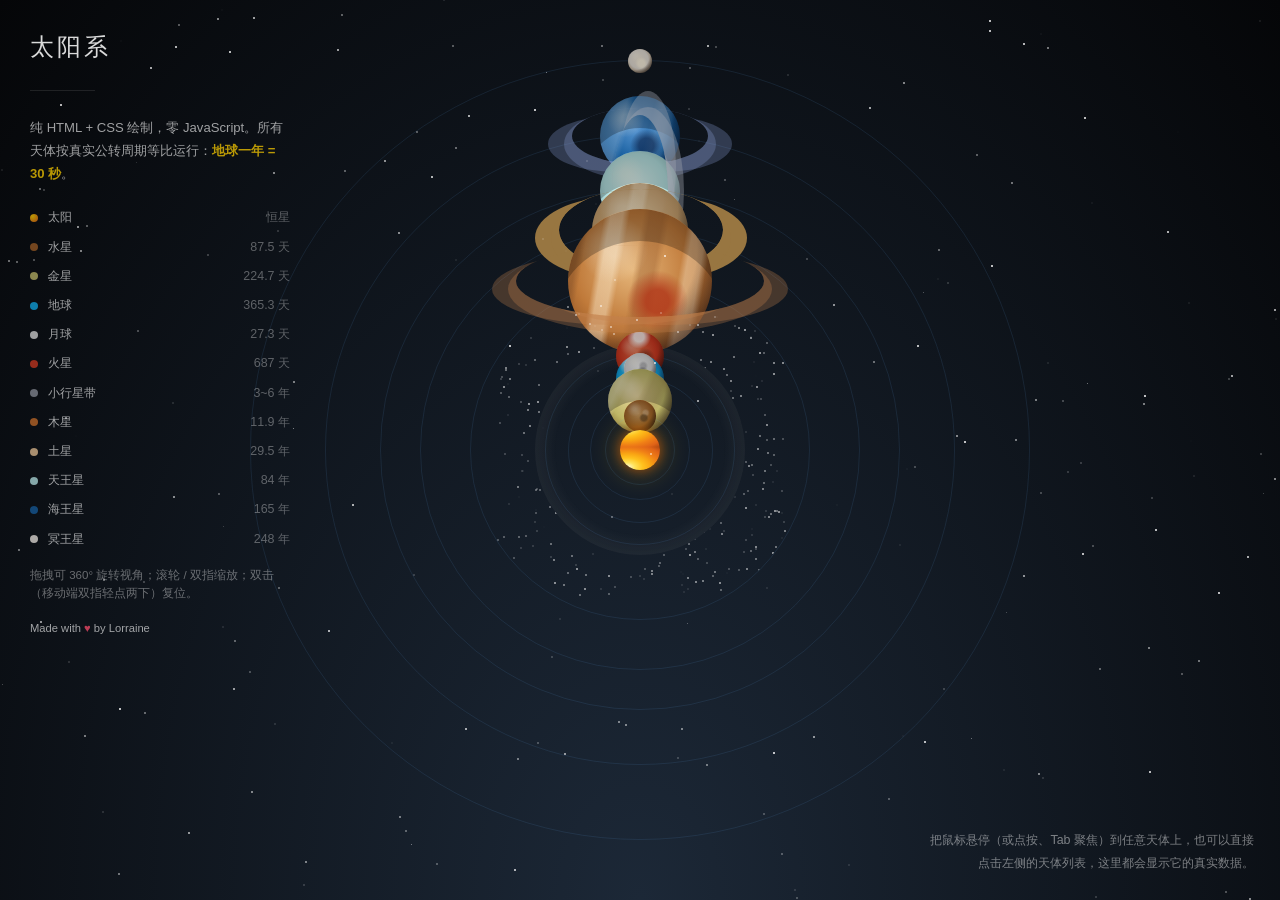
<file: index.html>
<!DOCTYPE html>
<html lang="zh-CN">

<head>
  <meta charset="UTF-8">
  <meta name="viewport" content="width=device-width, initial-scale=1">
  <meta name="description" content="纯 HTML + CSS 实现的太阳系公转动画：太阳、八大行星、冥王星与小行星带按真实公转周期等比运行，零 JavaScript。悬停轨道可查看天体真实数据。">
  <meta name="theme-color" content="#050608">
  <title>太阳系 · Solar System</title>
  <link rel="icon" href="data:image/svg+xml,<svg xmlns='http://www.w3.org/2000/svg' viewBox='0 0 32 32'><circle cx='16' cy='16' r='6' fill='%23ffd000'/><circle cx='16' cy='16' r='12' fill='none' stroke='%2366a6e5' stroke-width='1.5'/></svg>">

      <link rel="stylesheet" href="css/style.css">

</head>

<body>

  <div class="description">
    <h1>太阳系</h1>
    <hr>
    <p>纯 HTML + CSS 绘制，零 JavaScript。所有天体按真实公转周期等比运行：<strong>地球一年 = 30 秒</strong>。</p>
    <ul class="legend">
      <li><button type="button" data-target="sun"><i class="dot dot-sun"></i><span class="name">太阳</span><span class="period">恒星</span></button></li>
      <li><button type="button" data-target="mercury"><i class="dot dot-mercury"></i><span class="name">水星</span><span class="period">87.5 天</span></button></li>
      <li><button type="button" data-target="venus"><i class="dot dot-venus"></i><span class="name">金星</span><span class="period">224.7 天</span></button></li>
      <li><button type="button" data-target="earth"><i class="dot dot-earth"></i><span class="name">地球</span><span class="period">365.3 天</span></button></li>
      <li><button type="button" data-target="moon"><i class="dot dot-moon"></i><span class="name">月球</span><span class="period">27.3 天</span></button></li>
      <li><button type="button" data-target="mars"><i class="dot dot-mars"></i><span class="name">火星</span><span class="period">687 天</span></button></li>
      <li><button type="button" data-target="belt"><i class="dot dot-belt"></i><span class="name">小行星带</span><span class="period">3~6 年</span></button></li>
      <li><button type="button" data-target="jupiter"><i class="dot dot-jupiter"></i><span class="name">木星</span><span class="period">11.9 年</span></button></li>
      <li><button type="button" data-target="saturn"><i class="dot dot-saturn"></i><span class="name">土星</span><span class="period">29.5 年</span></button></li>
      <li><button type="button" data-target="uranus"><i class="dot dot-uranus"></i><span class="name">天王星</span><span class="period">84 年</span></button></li>
      <li><button type="button" data-target="neptune"><i class="dot dot-neptune"></i><span class="name">海王星</span><span class="period">165 年</span></button></li>
      <li><button type="button" data-target="pluto"><i class="dot dot-pluto"></i><span class="name">冥王星</span><span class="period">248 年</span></button></li>
    </ul>
    <p class="tip">拖拽可 360° 旋转视角；滚轮 / 双指缩放；双击（移动端双指轻点两下）复位。</p>
    <p class="author">Made with <span class="heart">&hearts;</span> by Lorraine</p>
  </div>

  <!-- 每个轨道都可聚焦（tabindex），这样鼠标悬浮、触屏点按、键盘 Tab 三种方式都能唤出数据卡 -->
  <div class="solar-syst">
    <!-- .universe 是 3D 舞台：只有天体跟着拖拽旋转，星空伪元素留在外层不转 -->
    <section class="universe">
      <div class='sun' id='sun' data-name='sun' tabindex='0' aria-label='太阳'></div>
      <div class='mercury' id='mercury' data-name='mercury' tabindex='0' aria-label='水星'></div>
      <div class='venus' id='venus' data-name='venus' tabindex='0' aria-label='金星'></div>
      <div class='earth' id='earth' data-name='earth' tabindex='0' aria-label='地球'>
        <!-- 月球：独立元素，可悬停 / 点按 / Tab 聚焦查看数据卡 -->
        <div class='moon' id='moon' data-name='moon' tabindex='0' aria-label='月球'></div>
      </div>
      <div class='mars' id='mars' data-name='mars' tabindex='0' aria-label='火星'></div>
      <!-- 小行星带紧跟在火星之后：它的真实位置在火星与木星轨道之间，
          放在这里后 Tab 焦点顺序也与天体由内到外的顺序一致 -->
      <div class='asteroids-belt' id='belt' data-name='belt' tabindex='0' aria-label='小行星带'></div>
      <div class='jupiter' id='jupiter' data-name='jupiter' tabindex='0' aria-label='木星'></div>
      <div class='saturn' id='saturn' data-name='saturn' tabindex='0' aria-label='土星'></div>
      <div class='uranus' id='uranus' data-name='uranus' tabindex='0' aria-label='天王星'></div>
      <div class='neptune' id='neptune' data-name='neptune' tabindex='0' aria-label='海王星'></div>
      <div class='pluto' id='pluto' data-name='pluto' tabindex='0' aria-label='冥王星'></div>
    </section>
  </div>

  <aside class="info-panel">
    <p class="info-hint">把鼠标悬停（或点按、Tab 聚焦）到任意天体上，也可以直接点击左侧的天体列表，这里都会显示它的真实数据。</p>

    <section class="card card-sun">
      <header><i class="dot dot-sun"></i><h2>太阳<small>Sun</small></h2><span class="tag">G2V 主序星</span></header>
      <dl>
        <dt>赤道直径</dt><dd>1,392,700 km</dd>
        <dt>质量</dt><dd>1.989 × 10³⁰ kg</dd>
        <dt>占太阳系质量</dt><dd>99.86 %</dd>
        <dt>光球温度</dt><dd>5,505 °C（5,772 K）</dd>
        <dt>核心温度</dt><dd>约 1,500 万 °C</dd>
        <dt>自转周期</dt><dd>25.4 天（赤道）</dd>
        <dt>年龄</dt><dd>约 46 亿年</dd>
        <dt>行星系</dt><dd>8 颗行星 + 已知矮行星 5 颗</dd>
      </dl>
      <p class="note">每秒把约 6 亿吨氢聚变成氦，地球接收到的能量仅为其总辐射的二十二亿分之一。</p>
    </section>

    <section class="card card-mercury">
      <header><i class="dot dot-mercury"></i><h2>水星<small>Mercury</small></h2><span class="tag">类地行星</span></header>
      <dl>
        <dt>赤道直径</dt><dd>4,879 km</dd>
        <dt>质量</dt><dd>3.30 × 10²³ kg（0.055 地球）</dd>
        <dt>平均密度</dt><dd>5.43 g/cm³</dd>
        <dt>表面重力</dt><dd>3.70 m/s²</dd>
        <dt>公转周期</dt><dd>87.97 天</dd>
        <dt>自转周期</dt><dd>58.65 天</dd>
        <dt>轨道速度</dt><dd>47.4 km/s</dd>
        <dt>日距</dt><dd>0.387 AU（5,790 万 km）</dd>
        <dt>表面温度</dt><dd>−173 ~ 427 °C</dd>
        <dt>轴倾角</dt><dd>0.034°</dd>
        <dt>卫星数</dt><dd>0</dd>
        <dt>本页动画周期</dt><dd>7.19 s</dd>
      </dl>
      <p class="note">太阳系最小的行星，也是公转最快的行星；一个「水星日」（自转一周）比它的一年还长。</p>
    </section>

    <section class="card card-venus">
      <header><i class="dot dot-venus"></i><h2>金星<small>Venus</small></h2><span class="tag">类地行星</span></header>
      <dl>
        <dt>赤道直径</dt><dd>12,104 km</dd>
        <dt>质量</dt><dd>4.87 × 10²⁴ kg（0.815 地球）</dd>
        <dt>平均密度</dt><dd>5.24 g/cm³</dd>
        <dt>表面重力</dt><dd>8.87 m/s²</dd>
        <dt>公转周期</dt><dd>224.70 天</dd>
        <dt>自转周期</dt><dd>−243.02 天（逆行）</dd>
        <dt>轨道速度</dt><dd>35.0 km/s</dd>
        <dt>日距</dt><dd>0.723 AU（1.082 亿 km）</dd>
        <dt>表面温度</dt><dd>464 °C（均温）</dd>
        <dt>表面气压</dt><dd>92 bar（地球的 92 倍）</dd>
        <dt>轴倾角</dt><dd>177.36°</dd>
        <dt>卫星数</dt><dd>0</dd>
        <dt>本页动画周期</dt><dd>18.46 s</dd>
      </dl>
      <p class="note">浓密的二氧化碳大气造成失控温室效应，是太阳系最热的行星；自转方向与公转相反。</p>
    </section>

    <section class="card card-earth">
      <header><i class="dot dot-earth"></i><h2>地球<small>Earth</small></h2><span class="tag">类地行星</span></header>
      <dl>
        <dt>赤道直径</dt><dd>12,756 km</dd>
        <dt>质量</dt><dd>5.972 × 10²⁴ kg</dd>
        <dt>平均密度</dt><dd>5.51 g/cm³</dd>
        <dt>表面重力</dt><dd>9.80 m/s²</dd>
        <dt>公转周期</dt><dd>365.256 天</dd>
        <dt>自转周期</dt><dd>23 h 56 min 4 s</dd>
        <dt>轨道速度</dt><dd>29.8 km/s</dd>
        <dt>日距</dt><dd>1.000 AU（1.496 亿 km）</dd>
        <dt>平均温度</dt><dd>15 °C</dd>
        <dt>轴倾角</dt><dd>23.44°</dd>
        <dt>卫星数</dt><dd>1（月球）</dd>
        <dt>本页动画周期</dt><dd>30 s</dd>
      </dl>
      <p class="note">月球：直径 3,475 km，距地 384,400 km，绕地 27.32 天（本页 2.24 s），表面重力 1.62 m/s²。</p>
    </section>

    <section class="card card-moon">
      <header><i class="dot dot-moon"></i><h2>月球<small>Moon</small></h2><span class="tag">地球卫星</span></header>
      <dl>
        <dt>赤道直径</dt><dd>3,474 km（0.27 地球）</dd>
        <dt>质量</dt><dd>7.342 × 10²² kg（0.0123 地球）</dd>
        <dt>平均密度</dt><dd>3.34 g/cm³</dd>
        <dt>表面重力</dt><dd>1.62 m/s²（0.166 g）</dd>
        <dt>公转周期（绕地）</dt><dd>27.32 天（恒星月）</dd>
        <dt>自转周期</dt><dd>27.32 天（潮汐锁定）</dd>
        <dt>轨道速度</dt><dd>1.02 km/s</dd>
        <dt>地月距离</dt><dd>384,400 km（近点 36.33 万 / 远点 40.55 万 km）</dd>
        <dt>轨道偏心率</dt><dd>0.0549</dd>
        <dt>表面温度</dt><dd>−173 ~ 127 °C</dd>
        <dt>形成年龄</dt><dd>约 45 亿年（大碰撞假说）</dd>
        <dt>本页动画周期</dt><dd>2.24 s</dd>
      </dl>
      <p class="note">潮汐锁定使月球永远以同一面朝向地球；它正以每年约 3.8 cm 的速度缓缓远离地球。</p>
    </section>

    <section class="card card-mars">
      <header><i class="dot dot-mars"></i><h2>火星<small>Mars</small></h2><span class="tag">类地行星</span></header>
      <dl>
        <dt>赤道直径</dt><dd>6,792 km</dd>
        <dt>质量</dt><dd>6.42 × 10²³ kg（0.107 地球）</dd>
        <dt>平均密度</dt><dd>3.93 g/cm³</dd>
        <dt>表面重力</dt><dd>3.71 m/s²</dd>
        <dt>公转周期</dt><dd>686.98 天</dd>
        <dt>自转周期</dt><dd>24 h 37 min</dd>
        <dt>轨道速度</dt><dd>24.1 km/s</dd>
        <dt>日距</dt><dd>1.524 AU（2.279 亿 km）</dd>
        <dt>平均温度</dt><dd>−65 °C</dd>
        <dt>轴倾角</dt><dd>25.19°</dd>
        <dt>卫星数</dt><dd>2（火卫一、火卫二）</dd>
        <dt>本页动画周期</dt><dd>56.43 s</dd>
      </dl>
      <p class="note">拥有太阳系最高的火山奥林帕斯山（约 22 km）与最长的峡谷水手号峡谷（约 4,000 km）。</p>
    </section>

    <section class="card card-belt">
      <header><i class="dot dot-belt"></i><h2>小行星带<small>Asteroid Belt</small></h2><span class="tag">小天体带</span></header>
      <dl>
        <dt>分布范围</dt><dd>2.1 ~ 3.3 AU</dd>
        <dt>公转周期</dt><dd>3 ~ 6 年</dd>
        <dt>直径 &gt; 1 km 数量</dt><dd>约 100 万颗以上</dd>
        <dt>总质量</dt><dd>约 2.4 × 10²¹ kg</dd>
        <dt>相当于月球质量</dt><dd>约 3 %</dd>
        <dt>最大天体</dt><dd>谷神星（直径约 940 km）</dd>
        <dt>其次</dt><dd>灶神星 525 km / 智神星 512 km</dd>
        <dt>本页动画周期</dt><dd>179.96 s</dd>
      </dl>
      <p class="note">看似密集，实际天体间距以百万公里计，探测器穿越时几乎不可能撞上任何东西。</p>
    </section>

    <section class="card card-jupiter">
      <header><i class="dot dot-jupiter"></i><h2>木星<small>Jupiter</small></h2><span class="tag">气态巨行星</span></header>
      <dl>
        <dt>赤道直径</dt><dd>142,984 km</dd>
        <dt>质量</dt><dd>1.898 × 10²⁷ kg（317.8 地球）</dd>
        <dt>平均密度</dt><dd>1.33 g/cm³</dd>
        <dt>表面重力</dt><dd>24.79 m/s²</dd>
        <dt>公转周期</dt><dd>11.86 年</dd>
        <dt>自转周期</dt><dd>9 h 55 min</dd>
        <dt>轨道速度</dt><dd>13.1 km/s</dd>
        <dt>日距</dt><dd>5.204 AU（7.786 亿 km）</dd>
        <dt>云顶温度</dt><dd>−108 °C</dd>
        <dt>轴倾角</dt><dd>3.13°</dd>
        <dt>卫星数</dt><dd>95+（已确认，持续增加）</dd>
        <dt>环系</dt><dd>暗淡尘埃主环，宽约 6,500 km</dd>
        <dt>本页动画周期</dt><dd>355.72 s</dd>
      </dl>
      <p class="note">质量超过其余七颗行星总和的 2 倍；大红斑是一场持续至少 350 年的反气旋风暴，直径约 1.6 万 km。</p>
    </section>

    <section class="card card-saturn">
      <header><i class="dot dot-saturn"></i><h2>土星<small>Saturn</small></h2><span class="tag">气态巨行星</span></header>
      <dl>
        <dt>赤道直径</dt><dd>120,536 km</dd>
        <dt>质量</dt><dd>5.683 × 10²⁶ kg（95.2 地球）</dd>
        <dt>平均密度</dt><dd>0.69 g/cm³</dd>
        <dt>表面重力</dt><dd>10.44 m/s²</dd>
        <dt>公转周期</dt><dd>29.45 年</dd>
        <dt>自转周期</dt><dd>10 h 39 min</dd>
        <dt>轨道速度</dt><dd>9.7 km/s</dd>
        <dt>日距</dt><dd>9.583 AU（14.34 亿 km）</dd>
        <dt>云顶温度</dt><dd>−139 °C</dd>
        <dt>轴倾角</dt><dd>26.73°</dd>
        <dt>卫星数</dt><dd>146（已确认）</dd>
        <dt>环系规模</dt><dd>宽约 28 万 km，厚约 10 m ~ 1 km</dd>
        <dt>本页动画周期</dt><dd>882.70 s</dd>
      </dl>
      <p class="note">平均密度小于水，是太阳系唯一理论上能「浮起来」的行星；环主要由水冰碎块组成。</p>
    </section>

    <section class="card card-uranus">
      <header><i class="dot dot-uranus"></i><h2>天王星<small>Uranus</small></h2><span class="tag">冰巨行星</span></header>
      <dl>
        <dt>赤道直径</dt><dd>51,118 km</dd>
        <dt>质量</dt><dd>8.681 × 10²⁵ kg（14.5 地球）</dd>
        <dt>平均密度</dt><dd>1.27 g/cm³</dd>
        <dt>表面重力</dt><dd>8.87 m/s²</dd>
        <dt>公转周期</dt><dd>84.01 年</dd>
        <dt>自转周期</dt><dd>−17 h 14 min（逆行）</dd>
        <dt>轨道速度</dt><dd>6.8 km/s</dd>
        <dt>日距</dt><dd>19.191 AU（28.71 亿 km）</dd>
        <dt>云顶温度</dt><dd>−197 °C</dd>
        <dt>轴倾角</dt><dd>97.77°</dd>
        <dt>卫星数</dt><dd>28</dd>
        <dt>本页动画周期</dt><dd>2512.40 s</dd>
      </dl>
      <p class="note">自转轴几乎躺倒在轨道面上，是「侧躺着」自转的行星，两极各有 42 年的极昼与极夜。</p>
    </section>

    <section class="card card-neptune">
      <header><i class="dot dot-neptune"></i><h2>海王星<small>Neptune</small></h2><span class="tag">冰巨行星</span></header>
      <dl>
        <dt>赤道直径</dt><dd>49,528 km</dd>
        <dt>质量</dt><dd>1.024 × 10²⁶ kg（17.1 地球）</dd>
        <dt>平均密度</dt><dd>1.64 g/cm³</dd>
        <dt>表面重力</dt><dd>11.15 m/s²</dd>
        <dt>公转周期</dt><dd>164.79 年</dd>
        <dt>自转周期</dt><dd>16 h 6 min</dd>
        <dt>轨道速度</dt><dd>5.4 km/s</dd>
        <dt>日距</dt><dd>30.07 AU（44.98 亿 km）</dd>
        <dt>云顶温度</dt><dd>−201 °C</dd>
        <dt>轴倾角</dt><dd>28.32°</dd>
        <dt>卫星数</dt><dd>16（海卫一最大）</dd>
        <dt>最大风速</dt><dd>约 2,100 km/h</dd>
        <dt>本页动画周期</dt><dd>4911.78 s</dd>
      </dl>
      <p class="note">唯一先由数学计算预言、再被望远镜证实的行星（1846 年）；拥有太阳系最猛烈的风。</p>
    </section>

    <section class="card card-pluto">
      <header><i class="dot dot-pluto"></i><h2>冥王星<small>Pluto</small></h2><span class="tag">矮行星</span></header>
      <dl>
        <dt>赤道直径</dt><dd>2,377 km</dd>
        <dt>质量</dt><dd>1.31 × 10²² kg（0.0022 地球）</dd>
        <dt>平均密度</dt><dd>1.86 g/cm³</dd>
        <dt>表面重力</dt><dd>0.62 m/s²</dd>
        <dt>公转周期</dt><dd>247.94 年</dd>
        <dt>自转周期</dt><dd>−6.39 天（逆行）</dd>
        <dt>轨道速度</dt><dd>4.74 km/s</dd>
        <dt>日距</dt><dd>39.48 AU（59.06 亿 km）</dd>
        <dt>表面温度</dt><dd>−229 °C</dd>
        <dt>轴倾角</dt><dd>122.53°</dd>
        <dt>卫星数</dt><dd>5（卡戎最大，1,212 km）</dd>
        <dt>本页动画周期</dt><dd>7439.71 s</dd>
      </dl>
      <p class="note">1930 年发现，2006 年 IAU 重新定义行星后归为矮行星；轨道倾角 17°，与海王星形成 2:3 共振。</p>
    </section>
  </aside>

  <!-- 视角拖拽：可选增强，删掉这行页面会退回静态视角，其余功能不受影响 -->
  <script src="js/view.js" defer></script>

</body>

</html>
</file>
<file: css/style.css>
/*
  Solar System orbit animation true time scaled

  Revolution of planets in earth days
  Mercury : ~87,5 days
  Venus : ~224,7 days
  Earth : ~365,2563 days
    + Moon : ~27,3216 days (around earth)
  Mars : ~687 days (~1,8 year)
  Jupiter : ~4 331 days (~12 years)
  Saturn : ~10 747 days (~30 years)
  Uranus : ~30 589 days (~84 years)
  Neptune : ~59 802 days (~165 years)
  Pluto : ~90 580 days (~248 years)
*/

:root {
  /* 全局调速：改这一个值即可整体加速/减速（地球公转一周所需时间） */
  --earth-year: 30s;
  /* 轨道线默认颜色 */
  --orbit-line: rgba(102, 166, 229, 0.12);
}

*, *:before, *:after {
  padding: 0;
  margin: 0;
  -webkit-box-sizing: border-box;
          box-sizing: border-box;
}

html, body {
  height: 100%;
  width: 100%;
  overflow: hidden;
  /* 视角拖拽由 js/view.js 接管，禁掉浏览器手势与文字选中，避免抢事件 */
  touch-action: none;
  -webkit-user-select: none;
     -moz-user-select: none;
          user-select: none;
  cursor: grab;
}
body.is-dragging {
  cursor: grabbing;
}

body {
  font: normal 1em/1.45em "Helvetica Neue", Helvetica, Arial, sans-serif;
  -webkit-font-smoothing: antialiased;
  color: #fff;
  background: radial-gradient(ellipse at bottom, #1C2837 0%, #050608 100%);
  background-attachment: fixed;
}

h1 {
  font-weight: 300;
  font-size: 2.2em;
  text-transform: uppercase;
  font-family: -apple-system, BlinkMacSystemFont, "Segoe UI", "PingFang SC", "Hiragino Sans GB", "Microsoft YaHei", sans-serif;
  line-height: 1.4em;
  letter-spacing: .12em;
}

a, a:visited {
  text-decoration: none;
  color: white;
  opacity: .7;
}
a:hover, a:visited:hover {
  opacity: 1;
}
a.icon, a:visited.icon {
  margin-right: 2px;
  padding: 3px;
}

.description {
  padding: 30px;
  position: absolute;
  top: 0;
  left: 0;
  width: 25%;
  min-width: 260px;
  max-width: 340px;
  z-index: 999;
  color: rgba(255, 255, 255, .85);
}
.description h1 {
  font-size: 1.5em;
  margin-bottom: 4px;
}
.description p {
  font-size: .82em;
  line-height: 1.75em;
  opacity: .72;
}
.description p strong {
  color: #ffd000;
  font-weight: 600;
}
.description p + p {
  margin-top: 16px;
}
.description p.author {
  font-size: .7em;
}
.description .heart {
  color: #ff4d6d;
}
.description .tip {
  margin-top: 12px;
  font-size: .72em;
  line-height: 1.6em;
  opacity: .45;
}

/* 图例 */
.legend {
  list-style: none;
  margin-top: 18px;
  font-size: .78em;
}
.legend li {
  display: block;
}
.legend button {
  display: flex;
  align-items: center;
  width: 100%;
  padding: 3px 0;
  font: inherit;
  color: inherit;
  text-align: left;
  background: none;
  border: 0;
  cursor: pointer;
  opacity: .72;
  transition: opacity .2s ease, transform .2s ease;
}
.legend button:hover {
  opacity: 1;
  transform: translateX(4px);
}
.legend button:focus-visible {
  outline: 1px dashed rgba(255, 255, 255, .5);
  outline-offset: 2px;
}
/* 选中态（由 js/view.js 同步：点击列表 ⇄ 聚焦天体） */
.legend button.is-active {
  opacity: 1;
  transform: translateX(4px);
}
.legend button.is-active .name {
  font-weight: 600;
}
.legend button.is-active .dot {
  box-shadow: inset 0 1px 0 -1px rgba(0, 0, 0, .55), 0 0 0 3px rgba(255, 255, 255, .28);
}
.legend .dot {
  width: 8px;
  height: 8px;
  border-radius: 50%;
  margin-right: 10px;
  flex: none;
  box-shadow: inset 0 1px 0 -1px rgba(0, 0, 0, .55);
}
.legend .name {
  flex: 1;
}
.legend .period {
  opacity: .55;
  font-variant-numeric: tabular-nums;
}
.dot-mercury { background: #9f5e26; }
.dot-venus   { background: #beb768; }
.dot-earth   { background: #11abe9; }
.dot-moon    { background: #d9d9d9; }
.dot-mars    { background: #cf3921; }
.dot-jupiter { background: #c76e2a; }
.dot-saturn  { background: #e7c194; }
.dot-uranus  { background: #b5e3e3; }
.dot-neptune { background: #175e9e; }
.dot-pluto   { background: #ece7e1; }
.dot-sun     { background: radial-gradient(circle at 32% 28%, #ffd000, #e06317); }
.dot-belt    { background: #8b8f99; }

hr {
  margin: 26px 0;
  border: 0;
  border-top: 1px solid white;
  background: transparent;
  width: 25%;
  opacity: .1;
}

code {
  color: #ae94c0;
  font-family: Menlo, Monaco, Consolas, 'Courier New', monospace;
  font-size: .9em;
}

.solar-syst {
  margin: 0 auto;
  width: 100%;
  height: 100%;
  position: relative;
  /* 小屏整体缩放系数，见文件末尾的媒体查询 */
  --scale: 1;
  /* 天体本体的尺寸补偿：轨道缩小了，但星球不能跟着缩到看不见 */
  --boost: 1;
  /* 纹理超采样倍数：星球伪元素先按此倍数放大绘制、再等比缩小显示（视觉尺寸不变）。
     移动端合成层光栅化贴图的尺寸偏保守，3~18px 的小星球被 --zoom（最大 3）
     和选中放大（2.6 倍）拉伸近 8 倍后会发糊；8 倍超采样保证极限拉伸下依然锐利
     （峰值显存只在选中瞬间变大，松开后恢复）。 */
  --tex: 8;
  /* --zoom 由 js/view.js 写入（滚轮 / 双指缩放），删掉脚本时取兜底值 1 */
  -webkit-transform: scale(calc(var(--scale) * var(--zoom, 1)));
          transform: scale(calc(var(--scale) * var(--zoom, 1)));
  /* 3D 透视：只在拖拽倾斜时才看得出来，平视状态下无副作用 */
  -webkit-perspective: 1400px;
          perspective: 1400px;
}

/* 3D 舞台：只有天体跟着拖拽旋转，星空伪元素留在 .solar-syst 上不转。
   注意 --yaw / --pitch 只写在 var() 的兜底里，不要再在 .solar-syst 上声明，
   否则会盖掉 JS 写在 <html> 上的值，拖拽会失效。 */
.universe {
  position: absolute;
  top: 0;
  left: 0;
  width: 100%;
  height: 100%;
  -webkit-transform-style: preserve-3d;
          transform-style: preserve-3d;
  -webkit-transform: rotateX(var(--pitch, 0deg)) rotateY(var(--yaw, 0deg));
          transform: rotateX(var(--pitch, 0deg)) rotateY(var(--yaw, 0deg));
}
/* 360° 观看必须能看到背面，否则转过 90° 整个星系会凭空消失
   （特异性 (0,2,1) > .solar-syst div 的 (0,1,1)，不受书写顺序影响） */
.solar-syst .universe > div {
  -webkit-backface-visibility: visible;
          backface-visibility: visible;
  /* 让 ::before 的 3D 反向旋转能真正参与 3D 空间，否则会被压平 */
  -webkit-transform-style: preserve-3d;
          transform-style: preserve-3d;
  /* 关键：进入 3D 上下文后浏览器按「深度」排序，z-index 失效，倾斜时
     外圈大圆环会盖到内圈前面，命中就会错乱。所以轨道圆盘本身不接收指针事件，
     只让星球本体（:before）和隐形命中区（:after）接收。 */
  pointer-events: none;
}
.solar-syst .universe > div.sun,
.solar-syst .universe > div:before,
.solar-syst .universe > div:after {
  pointer-events: auto;
}

/* 小星球（水星 4px / 冥王星 3px）太难点中，补一圈跟随星球的隐形命中区。
   地球（月球轨道）与四颗巨行星（行星环）的 ::after 另有用途，
   本身就充当命中区，故排除。 */
.solar-syst .universe > div:not(.sun):not(.asteroids-belt):not(.earth):not(.saturn):not(.jupiter):not(.uranus):not(.neptune):after {
  content: "";
  position: absolute;
  left: 50%;
  top: 0;
  width: calc(26px * var(--boost, 1));
  height: calc(26px * var(--boost, 1));
  margin-left: calc(-13px * var(--boost, 1));
  margin-top: calc(-13px * var(--boost, 1));
  border-radius: 50%;
  background: transparent;
  pointer-events: auto;
}

/* 第二层星空：更小、更暗、闪得更慢，与 .solar-syst:after 形成纵深 */
.solar-syst:before {
  content: "";
  position: absolute;
  height: 1px;
  width: 1px;
  /* 让 1800×1800 的星域以太阳为中心，缩放时不会露边 */
  top: 50%;
  left: 50%;
  margin-top: -900px;
  margin-left: -900px;
  border-radius: 100px;
  background: transparent;
  -webkit-box-shadow: 214px 96px 0 0 rgba(255,255,255,0.42) , 872px 331px 0 0 rgba(255,255,255,0.28) , 1456px 87px 0 0 rgba(255,255,255,0.51) , 396px 612px 0 0 rgba(255,255,255,0.19) , 1183px 742px 0 0 rgba(255,255,255,0.36) , 64px 1218px 0 0 rgba(255,255,255,0.47) , 1621px 1188px 0 0 rgba(255,255,255,0.23) , 758px 1563px 0 0 rgba(255,255,255,0.55) , 1012px 214px 0 0 rgba(255,255,255,0.31) , 289px 1441px 0 0 rgba(255,255,255,0.44) , 1372px 1624px 0 0 rgba(255,255,255,0.17) , 553px 878px 0 0 rgba(255,255,255,0.6) , 1694px 692px 0 0 rgba(255,255,255,0.26) , 947px 1073px 0 0 rgba(255,255,255,0.38) , 172px 1589px 0 0 rgba(255,255,255,0.49) , 1288px 411px 0 0 rgba(255,255,255,0.21) , 671px 1294px 0 0 rgba(255,255,255,0.53) , 1523px 943px 0 0 rgba(255,255,255,0.29) , 337px 236px 0 0 rgba(255,255,255,0.45) , 1105px 1748px 0 0 rgba(255,255,255,0.16) , 806px 522px 0 0 rgba(255,255,255,0.58) , 1598px 1312px 0 0 rgba(255,255,255,0.34) , 419px 1667px 0 0 rgba(255,255,255,0.24) , 1231px 1188px 0 0 rgba(255,255,255,0.5) , 98px 703px 0 0 rgba(255,255,255,0.39) , 1489px 1581px 0 0 rgba(255,255,255,0.2) , 612px 108px 0 0 rgba(255,255,255,0.56) , 1743px 258px 0 0 rgba(255,255,255,0.27) , 896px 1371px 0 0 rgba(255,255,255,0.43) , 262px 1134px 0 0 rgba(255,255,255,0.32) , 1347px 833px 0 0 rgba(255,255,255,0.52) , 741px 1721px 0 0 rgba(255,255,255,0.18) , 1581px 17px 0 0 rgba(255,255,255,0.47) , 483px 976px 0 0 rgba(255,255,255,0.25) , 1129px 1386px 0 0 rgba(255,255,255,0.41) , 1672px 1143px 0 0 rgba(255,255,255,0.22) , 355px 1523px 0 0 rgba(255,255,255,0.54) , 994px 649px 0 0 rgba(255,255,255,0.35) , 1421px 1789px 0 0 rgba(255,255,255,0.15) , 79px 388px 0 0 rgba(255,255,255,0.48) , 1266px 1062px 0 0 rgba(255,255,255,0.3) , 827px 1482px 0 0 rgba(255,255,255,0.26) , 1567px 477px 0 0 rgba(255,255,255,0.4);
          box-shadow: 214px 96px 0 0 rgba(255,255,255,0.42) , 872px 331px 0 0 rgba(255,255,255,0.28) , 1456px 87px 0 0 rgba(255,255,255,0.51) , 396px 612px 0 0 rgba(255,255,255,0.19) , 1183px 742px 0 0 rgba(255,255,255,0.36) , 64px 1218px 0 0 rgba(255,255,255,0.47) , 1621px 1188px 0 0 rgba(255,255,255,0.23) , 758px 1563px 0 0 rgba(255,255,255,0.55) , 1012px 214px 0 0 rgba(255,255,255,0.31) , 289px 1441px 0 0 rgba(255,255,255,0.44) , 1372px 1624px 0 0 rgba(255,255,255,0.17) , 553px 878px 0 0 rgba(255,255,255,0.6) , 1694px 692px 0 0 rgba(255,255,255,0.26) , 947px 1073px 0 0 rgba(255,255,255,0.38) , 172px 1589px 0 0 rgba(255,255,255,0.49) , 1288px 411px 0 0 rgba(255,255,255,0.21) , 671px 1294px 0 0 rgba(255,255,255,0.53) , 1523px 943px 0 0 rgba(255,255,255,0.29) , 337px 236px 0 0 rgba(255,255,255,0.45) , 1105px 1748px 0 0 rgba(255,255,255,0.16) , 806px 522px 0 0 rgba(255,255,255,0.58) , 1598px 1312px 0 0 rgba(255,255,255,0.34) , 419px 1667px 0 0 rgba(255,255,255,0.24) , 1231px 1188px 0 0 rgba(255,255,255,0.5) , 98px 703px 0 0 rgba(255,255,255,0.39) , 1489px 1581px 0 0 rgba(255,255,255,0.2) , 612px 108px 0 0 rgba(255,255,255,0.56) , 1743px 258px 0 0 rgba(255,255,255,0.27) , 896px 1371px 0 0 rgba(255,255,255,0.43) , 262px 1134px 0 0 rgba(255,255,255,0.32) , 1347px 833px 0 0 rgba(255,255,255,0.52) , 741px 1721px 0 0 rgba(255,255,255,0.18) , 1581px 17px 0 0 rgba(255,255,255,0.47) , 483px 976px 0 0 rgba(255,255,255,0.25) , 1129px 1386px 0 0 rgba(255,255,255,0.41) , 1672px 1143px 0 0 rgba(255,255,255,0.22) , 355px 1523px 0 0 rgba(255,255,255,0.54) , 994px 649px 0 0 rgba(255,255,255,0.35) , 1421px 1789px 0 0 rgba(255,255,255,0.15) , 79px 388px 0 0 rgba(255,255,255,0.48) , 1266px 1062px 0 0 rgba(255,255,255,0.3) , 827px 1482px 0 0 rgba(255,255,255,0.26) , 1567px 477px 0 0 rgba(255,255,255,0.4);
  -webkit-animation: starShimmer 14s ease-in-out infinite reverse;
          animation: starShimmer 14s ease-in-out infinite reverse;
}
.solar-syst:after {
  content: "";
  position: absolute;
  height: 2px;
  width: 2px;
  /* 让 1800×1800 的星域以太阳为中心，缩放时不会露边 */
  top: 50%;
  left: 50%;
  margin-top: -900px;
  margin-left: -900px;
  background: white;
  -webkit-box-shadow: 620px 1759px 0 0px rgba(255, 255, 255, 0.379) , 115px 1477px 0 0px rgba(255,255,255, 0.583) , 1146px 20px 0 0px rgba(255,255,255, 0.761) , 534px 1173px 0 0px rgba(255,255,255, 0.154) , 824px 1203px 0 0px rgba(255,255,255, 0.731) , 56px 959px 0 0px rgba(255,255,255, 0.145) , 871px 1785px 0 0px rgba(255,255,255, 0.112) , 1359px 1118px 0 0px rgba(255,255,255, 0.458) , 448px 1282px 0 0px rgba(255,255,255, 0.74) , 477px 468px 0 0px rgba(255,255,255, 0.663) , 1156px 240px 0 0px rgba(255,255,255, 0.724) , 1342px 1003px 0 0px rgba(255,255,255, 0.959) , 967px 495px 0 0px rgba(255,255,255, 0.851) , 8px 1357px 0 0px rgba(255,255,255, 0.097) , 33px 442px 0 0px rgba(255,255,255, 0.741) , 521px 1628px 0 0px rgba(255,255,255, 0.191) , 369px 193px 0 0px rgba(255,255,255, 0.862) , 1310px 366px 0 0px rgba(255,255,255, 0.435) , 1514px 1476px 0 0px rgba(255,255,255, 0.132) , 1612px 32px 0 0px rgba(255,255,255, 0.818) , 638px 1664px 0 0px rgba(255,255,255, 0.932) , 228px 1528px 0 0px rgba(255,255,255, 0.404) , 1702px 319px 0 0px rgba(255,255,255, 0.933) , 1595px 719px 0 0px rgba(255,255,255, 0.036) , 73px 204px 0 0px rgba(255,255,255, 0.939) , 1230px 1780px 0 0px rgba(255,255,255, 0.472) , 528px 1548px 0 0px rgba(255,255,255, 0.779) , 516px 1753px 0 0px rgba(255,255,255, 0.942) , 1074px 388px 0 0px rgba(255,255,255, 0.658) , 432px 852px 0 0px rgba(255,255,255, 0.148) , 175px 397px 0 0px rgba(255,255,255, 0.79) , 309px 1425px 0 0px rgba(255,255,255, 0.172) , 944px 1377px 0 0px rgba(255,255,255, 0.024) , 528px 253px 0 0px rgba(255,255,255, 0.243) , 768px 953px 0 0px rgba(255,255,255, 0.124) , 185px 294px 0 0px rgba(255,255,255, 0.435) , 584px 1783px 0 0px rgba(255,255,255, 0.537) , 507px 1516px 0 0px rgba(255,255,255, 0.697) , 437px 32px 0 0px rgba(255,255,255, 0.617) , 601px 464px 0 0px rgba(255,255,255, 0.458) , 1448px 752px 0 0px rgba(255,255,255, 0.088) , 505px 257px 0 0px rgba(255,255,255, 0.926) , 1427px 681px 0 0px rgba(255,255,255, 0.906) , 493px 1138px 0 0px rgba(255,255,255, 0.767) , 1056px 1347px 0 0px rgba(255,255,255, 0.319) , 1408px 1097px 0 0px rgba(255,255,255, 0.597) , 1698px 1432px 0 0px rgba(255,255,255, 0.629) , 1207px 1727px 0 0px rgba(255,255,255, 0.321) , 172px 574px 0 0px rgba(255,255,255, 0.312) , 1765px 326px 0 0px rgba(255,255,255, 0.975) , 1728px 478px 0 0px rgba(255,255,255, 0.027) , 604px 620px 0 0px rgba(255,255,255, 0.44) , 337px 676px 0 0px rgba(255,255,255, 0.702) , 565px 1311px 0 0px rgba(255,255,255, 0.611) , 678px 134px 0 0px rgba(255,255,255, 0.132) , 349px 1481px 0 0px rgba(255,255,255, 0.636) , 861px 779px 0 0px rgba(255,255,255, 0.34) , 700px 2px 0 0px rgba(255,255,255, 0.761) , 1148px 1248px 0 0px rgba(255,255,255, 0.375) , 797px 1192px 0 0px rgba(255,255,255, 0.316) , 672px 1731px 0 0px rgba(255,255,255, 0.127) , 1520px 903px 0 0px rgba(255,255,255, 0.266) , 1269px 1641px 0 0px rgba(255,255,255, 0.661) , 1600px 16px 0 0px rgba(255,255,255, 0.288) , 438px 474px 0 0px rgba(255,255,255, 0.428) , 855px 424px 0 0px rgba(255,255,255, 0.105) , 1574px 1027px 0 0px rgba(255,255,255, 0.427) , 1263px 1219px 0 0px rgba(255,255,255, 0.094) , 1183px 113px 0 0px rgba(255,255,255, 0.769) , 1411px 947px 0 0px rgba(255,255,255, 0.25) , 344px 1185px 0 0px rgba(255,255,255, 0.6) , 112px 303px 0 0px rgba(255,255,255, 0.515) , 1639px 1020px 0 0px rgba(255,255,255, 0.493) , 323px 1696px 0 0px rgba(255,255,255, 0.042) , 1197px 728px 0 0px rgba(255,255,255, 0.058) , 857px 820px 0 0px rgba(255,255,255, 0.148) , 31px 112px 0 0px rgba(255,255,255, 0.207) , 320px 554px 0 0px rgba(255,255,255, 0.941) , 11px 939px 0 0px rgba(255,255,255, 0.053) , 1174px 916px 0 0px rgba(255,255,255, 0.305) , 1600px 1363px 0 0px rgba(255,255,255, 0.456) , 727px 298px 0 0px rgba(255,255,255, 0.022) , 346px 675px 0 0px rgba(255,255,255, 0.428) , 293px 709px 0 0px rgba(255,255,255, 0.357) , 10px 1437px 0 0px rgba(255,255,255, 0.096) , 819px 1068px 0 0px rgba(255,255,255, 0.135) , 489px 501px 0 0px rgba(255,255,255, 0.969) , 185px 550px 0 0px rgba(255,255,255, 0.133) , 228px 1061px 0 0px rgba(255,255,255, 0.137) , 1655px 324px 0 0px rgba(255,255,255, 0.601) , 280px 1494px 0 0px rgba(255,255,255, 0.614) , 863px 1782px 0 0px rgba(255,255,255, 0.383) , 1485px 1341px 0 0px rgba(255,255,255, 0.364) , 1463px 1457px 0 0px rgba(255,255,255, 0.897) , 303px 639px 0 0px rgba(255,255,255, 0.262) , 1498px 1392px 0 0px rgba(255,255,255, 0.132) , 245px 1302px 0 0px rgba(255,255,255, 0.284) , 1298px 1223px 0 0px rgba(255,255,255, 0.611) , 1047px 524px 0 0px rgba(255,255,255, 0.148) , 323px 1787px 0 0px rgba(255,255,255, 0.888) , 991px 32px 0 0px rgba(255,255,255, 0.684) , 1653px 114px 0 0px rgba(255,255,255, 0.54) , 834px 1355px 0 0px rgba(255,255,255, 0.694) , 632px 11px 0 0px rgba(255,255,255, 0.874) , 1534px 759px 0 0px rgba(255,255,255, 0.791) , 772px 335px 0 0px rgba(255,255,255, 0.892) , 205px 862px 0 0px rgba(255,255,255, 0.647) , 1419px 1458px 0 0px rgba(255,255,255, 0.487) , 467px 704px 0 0px rgba(255,255,255, 0.27) , 712px 495px 0 0px rgba(255,255,255, 0.417) , 855px 653px 0 0px rgba(255,255,255, 0.053) , 82px 1519px 0 0px rgba(255,255,255, 0.802) , 1564px 838px 0 0px rgba(255,255,255, 0.86) , 1748px 12px 0 0px rgba(255,255,255, 0.644) , 1535px 768px 0 0px rgba(255,255,255, 0.099) , 1664px 1616px 0 0px rgba(255,255,255, 0.272) , 1549px 1216px 0 0px rgba(255,255,255, 0.389) , 673px 1024px 0 0px rgba(255,255,255, 0.223) , 193px 258px 0 0px rgba(255,255,255, 0.699) , 469px 197px 0 0px rgba(255,255,255, 0.085) , 1520px 1389px 0 0px rgba(255,255,255, 0.929) , 802px 688px 0 0px rgba(255,255,255, 0.177) , 509px 1121px 0 0px rgba(255,255,255, 0.325) , 1764px 515px 0 0px rgba(255,255,255, 0.575) , 1634px 1135px 0 0px rgba(255,255,255, 0.391) , 1702px 956px 0 0px rgba(255,255,255, 0.79) , 831px 1596px 0 0px rgba(255,255,255, 0.454) , 259px 425px 0 0px rgba(255,255,255, 0.221) , 1795px 354px 0 0px rgba(255,255,255, 0.436) , 155px 784px 0 0px rgba(255,255,255, 0.715) , 32px 1035px 0 0px rgba(255,255,255, 0.177) , 1275px 889px 0 0px rgba(255,255,255, 0.594) , 551px 377px 0 0px rgba(255,255,255, 0.684) , 241px 1321px 0 0px rgba(255,255,255, 0.692) , 1259px 317px 0 0px rgba(255,255,255, 0.468) , 1307px 812px 0 0px rgba(255,255,255, 0.11) , 1586px 791px 0 0px rgba(255,255,255, 0.73) , 375px 1791px 0 0px rgba(255,255,255, 0.779) , 862px 529px 0 0px rgba(255,255,255, 0.27) , 1023px 1263px 0 0px rgba(255,255,255, 0.31) , 466px 370px 0 0px rgba(255,255,255, 0.411) , 176px 196px 0 0px rgba(255,255,255, 0.143) , 316px 333px 0 0px rgba(255,255,255, 0.443) , 317px 1777px 0 0px rgba(255,255,255, 0.395) , 1404px 845px 0 0px rgba(255,255,255, 0.991) , 69px 1145px 0 0px rgba(255,255,255, 0.896) , 909px 1398px 0 0px rgba(255,255,255, 0.803) , 900px 212px 0 0px rgba(255,255,255, 0.384) , 189px 34px 0 0px rgba(255,255,255, 0.585) , 1414px 381px 0 0px rgba(255,255,255, 0.402) , 1040px 1745px 0 0px rgba(255,255,255, 0.401) , 1790px 642px 0 0px rgba(255,255,255, 0.183) , 268px 710px 0 0px rgba(255,255,255, 0.534) , 513px 467px 0 0px rgba(255,255,255, 0.8) , 1748px 1238px 0 0px rgba(255,255,255, 0.822) , 1351px 652px 0 0px rgba(255,255,255, 0.059) , 659px 1266px 0 0px rgba(255,255,255, 0.569) , 410px 517px 0 0px rgba(255,255,255, 0.863) , 1058px 222px 0 0px rgba(255,255,255, 0.26) , 227px 282px 0 0px rgba(255,255,255, 0.396) , 1648px 117px 0 0px rgba(255,255,255, 0.625) , 1478px 1042px 0 0px rgba(255,255,255, 0.964) , 378px 1323px 0 0px rgba(255,255,255, 0.547) , 957px 850px 0 0px rgba(255,255,255, 0.758) , 774px 1319px 0 0px rgba(255,255,255, 0.886) , 407px 249px 0 0px rgba(255,255,255, 0.654) , 1026px 229px 0 0px rgba(255,255,255, 0.606) , 37px 229px 0 0px rgba(255,255,255, 0.765) , 632px 42px 0 0px rgba(255,255,255, 0.069) , 1207px 732px 0 0px rgba(255,255,255, 0.2) , 757px 989px 0 0px rgba(255,255,255, 0.34) , 728px 565px 0 0px rgba(255,255,255, 0.872) , 562px 434px 0 0px rgba(255,255,255, 0.978) , 1174px 217px 0 0px rgba(255,255,255, 0.297) , 597px 499px 0 0px rgba(255,255,255, 0.784) , 47px 1385px 0 0px rgba(255,255,255, 0.642) , 637px 198px 0 0px rgba(255,255,255, 0.331) , 1340px 912px 0 0px rgba(255,255,255, 0.233) , 1294px 1777px 0 0px rgba(255,255,255, 0.765) , 403px 826px 0 0px rgba(255,255,255, 0.003) , 846px 610px 0 0px rgba(255,255,255, 0.176) , 1615px 507px 0 0px rgba(255,255,255, 0.864) , 1676px 911px 0 0px rgba(255,255,255, 0.244) , 888px 1624px 0 0px rgba(255,255,255, 0.971) , 965px 153px 0 0px rgba(255,255,255, 0.541) , 146px 1008px 0 0px rgba(255,255,255, 0.456) , 1746px 91px 0 0px rgba(255,255,255, 0.339) , 272px 56px 0 0px rgba(255,255,255, 0.395) , 1497px 1645px 0 0px rgba(255,255,255, 0.65) , 1755px 1794px 0 0px rgba(255,255,255, 0.705) , 1461px 64px 0 0px rgba(255,255,255, 0.09) , 1652px 1496px 0 0px rgba(255,255,255, 0.491) , 1249px 480px 0 0px rgba(255,255,255, 0.964) , 910px 903px 0 0px rgba(255,255,255, 0.625) , 340px 700px 0 0px rgba(255,255,255, 0.64) , 404px 1162px 0 0px rgba(255,255,255, 0.488) , 878px 1171px 0 0px rgba(255,255,255, 0.601) , 102px 444px 0 0px rgba(255,255,255, 0.635) , 160px 1168px 0 0px rgba(255,255,255, 0.1) , 1493px 164px 0 0px rgba(255,255,255, 0.719) , 1220px 1782px 0 0px rgba(255,255,255, 0.651) , 328px 1111px 0 0px rgba(255,255,255, 0.174) , 1762px 1398px 0 0px rgba(255,255,255, 0.489) , 114px 248px 0 0px rgba(255,255,255, 0.74) , 1585px 1390px 0 0px rgba(255,255,255, 0.344) , 1442px 310px 0 0px rgba(255,255,255, 0.915) , 363px 1029px 0 0px rgba(255,255,255, 0.501) , 767px 833px 0 0px rgba(255,255,255, 0.049) , 903px 91px 0 0px rgba(255,255,255, 0.734) , 948px 558px 0 0px rgba(255,255,255, 0.208) , 1155px 1633px 0 0px rgba(255,255,255, 0.837) , 1327px 921px 0 0px rgba(255,255,255, 0.225) , 261px 619px 0 0px rgba(255,255,255, 0.104) , 111px 1759px 0 0px rgba(255,255,255, 0.386) , 906px 1420px 0 0px rgba(255,255,255, 0.609) , 505px 1620px 0 0px rgba(255,255,255, 0.18) , 991px 243px 0 0px rgba(255,255,255, 0.499) , 917px 286px 0 0px rgba(255,255,255, 0.373) , 1011px 914px 0 0px rgba(255,255,255, 0.423) , 1033px 1202px 0 0px rgba(255,255,255, 0.994) , 1542px 1590px 0 0px rgba(255,255,255, 0.69) , 588px 1080px 0 0px rgba(255,255,255, 0.892) , 112px 1576px 0 0px rgba(255,255,255, 0.205) , 811px 1106px 0 0px rgba(255,255,255, 0.244) , 1757px 609px 0 0px rgba(255,255,255, 0.977) , 703px 449px 0 0px rgba(255,255,255, 0.128) , 1298px 1544px 0 0px rgba(255,255,255, 0.533) , 1308px 262px 0 0px rgba(255,255,255, 0.856) , 1781px 101px 0 0px rgba(255,255,255, 0.481) , 1487px 151px 0 0px rgba(255,255,255, 0.379) , 362px 1261px 0 0px rgba(255,255,255, 0.164) , 436px 153px 0 0px rgba(255,255,255, 0.962) , 725px 1178px 0 0px rgba(255,255,255, 0.852) , 844px 4px 0 0px rgba(255,255,255, 0.918) , 250px 676px 0 0px rgba(255,255,255, 0.314) , 1668px 959px 0 0px rgba(255,255,255, 0.099) , 1581px 351px 0 0px rgba(255,255,255, 0.929) , 131px 1106px 0 0px rgba(255,255,255, 0.629) , 333px 598px 0 0px rgba(255,255,255, 0.196) , 1026px 1037px 0 0px rgba(255,255,255, 0.118) , 1232px 298px 0 0px rgba(255,255,255, 0.355) , 919px 217px 0 0px rgba(255,255,255, 0.299) , 1225px 1708px 0 0px rgba(255,255,255, 0.585) , 914px 812px 0 0px rgba(255,255,255, 0.841) , 149px 216px 0 0px rgba(255,255,255, 0.767) , 891px 1410px 0 0px rgba(255,255,255, 0.931) , 1123px 1508px 0 0px rgba(255,255,255, 0.827) , 282px 360px 0 0px rgba(255,255,255, 0.168) , 617px 1437px 0 0px rgba(255,255,255, 0.906) , 341px 152px 0 0px rgba(255,255,255, 0.748) , 966px 1214px 0 0px rgba(255,255,255, 0.554) , 459px 351px 0 0px rgba(255,255,255, 0.673) , 1007px 1365px 0 0px rgba(255,255,255, 0.112) , 1430px 1685px 0 0px rgba(255,255,255, 0.594) , 553px 831px 0 0px rgba(255,255,255, 0.606) , 958px 590px 0 0px rgba(255,255,255, 0.047) , 433px 946px 0 0px rgba(255,255,255, 0.688) , 599px 1449px 0 0px rgba(255,255,255, 0.616) , 333px 488px 0 0px rgba(255,255,255, 0.655) , 789px 302px 0 0px rgba(255,255,255, 0.424) , 315px 33px 0 0px rgba(255,255,255, 0.095) , 1166px 918px 0 0px rgba(255,255,255, 0.038) , 1553px 1184px 0 0px rgba(255,255,255, 0.387) , 1033px 165px 0 0px rgba(255,255,255, 0.434) , 10px 1474px 0 0px rgba(255,255,255, 0.194) , 214px 364px 0 0px rgba(255,255,255, 0.87) , 149px 1166px 0 0px rgba(255,255,255, 0.458) , 794px 1534px 0 0px rgba(255,255,255, 0.733) , 676px 581px 0 0px rgba(255,255,255, 0.42) , 949px 517px 0 0px rgba(255,255,255, 0.336) , 1570px 79px 0 0px rgba(255,255,255, 0.955) , 715px 597px 0 0px rgba(255,255,255, 0.499) , 1271px 632px 0 0px rgba(255,255,255, 0.546) , 325px 867px 0 0px rgba(255,255,255, 0.616) , 450px 67px 0 0px rgba(255,255,255, 0.219) , 10px 1733px 0 0px rgba(255,255,255, 0.355) , 1253px 1437px 0 0px rgba(255,255,255, 0.768) , 1146px 259px 0 0px rgba(255,255,255, 0.674) , 1073px 1776px 0 0px rgba(255,255,255, 0.008) , 537px 680px 0 0px rgba(255,255,255, 0.206) , 481px 459px 0 0px rgba(255,255,255, 0.036) , 166px 1210px 0 0px rgba(255,255,255, 0.74) , 726px 1534px 0 0px rgba(255,255,255, 0.194) , 365px 1596px 0 0px rgba(255,255,255, 0.928) , 555px 218px 0 0px rgba(255,255,255, 0.572) , 1550px 1523px 0 0px rgba(255,255,255, 0.404) , 511px 1241px 0 0px rgba(255,255,255, 0.635) , 364px 388px 0 0px rgba(255,255,255, 0.462) , 1224px 891px 0 0px rgba(255,255,255, 0.996) , 1571px 908px 0 0px rgba(255,255,255, 0.516) , 1534px 928px 0 0px rgba(255,255,255, 0.644) , 367px 1472px 0 0px rgba(255,255,255, 0.654) , 1688px 1632px 0 0px rgba(255,255,255, 0.269) , 1106px 1406px 0 0px rgba(255,255,255, 0.902) , 187px 248px 0 0px rgba(255,255,255, 0.845) , 1284px 1439px 0 0px rgba(255,255,255, 0.836) , 773px 1673px 0 0px rgba(255,255,255, 0.827) , 984px 629px 0 0px rgba(255,255,255, 0.324) , 50px 1791px 0 0px rgba(255,255,255, 0.269) , 647px 95px 0 0px rgba(255,255,255, 0.155) , 563px 1334px 0 0px rgba(255,255,255, 0.203) , 1417px 147px 0 0px rgba(255,255,255, 0.021) , 494px 1090px 0 0px rgba(255,255,255, 0.452) , 1544px 728px 0 0px rgba(255,255,255, 0.671) , 300px 1071px 0 0px rgba(255,255,255, 0.728) , 228px 1045px 0 0px rgba(255,255,255, 0.836) , 1441px 1123px 0 0px rgba(255,255,255, 0.379) , 1566px 2px 0 0px rgba(255,255,255, 0.779) , 8px 1299px 0 0px rgba(255,255,255, 0.458) , 1302px 1227px 0 0px rgba(255,255,255, 0.171) , 99px 61px 0 0px rgba(255,255,255, 0.513) , 1041px 1303px 0 0px rgba(255,255,255, 0.366) , 478px 1436px 0 0px rgba(255,255,255, 0.197) , 218px 160px 0 0px rgba(255,255,255, 0.477) , 1355px 1346px 0 0px rgba(255,255,255, 0.211) , 380px 490px 0 0px rgba(255,255,255, 0.034) , 458px 1722px 0 0px rgba(255,255,255, 0.887) , 691px 626px 0 0px rgba(255,255,255, 0.918) , 343px 1539px 0 0px rgba(255,255,255, 0.026) , 1760px 1297px 0 0px rgba(255,255,255, 0.066) , 658px 682px 0 0px rgba(255,255,255, 0.683) , 105px 1326px 0 0px rgba(255,255,255, 0.821) , 824px 1779px 0 0px rgba(255,255,255, 0.024) , 276px 711px 0 0px rgba(255,255,255, 0.452) , 1636px 377px 0 0px rgba(255,255,255, 0.812) , 234px 1109px 0 0px rgba(255,255,255, 0.618) , 665px 1280px 0 0px rgba(255,255,255, 0.431) , 1566px 441px 0 0px rgba(255,255,255, 0.061) , 104px 1599px 0 0px rgba(255,255,255, 0.933) , 591px 1414px 0 0px rgba(255,255,255, 0.309) , 75px 127px 0 0px rgba(255,255,255, 0.333) , 1453px 925px 0 0px rgba(255,255,255, 0.109) , 335px 885px 0 0px rgba(255,255,255, 0.021) , 794px 559px 0 0px rgba(255,255,255, 0.991) , 1311px 264px 0 0px rgba(255,255,255, 0.555) , 1638px 1398px 0 0px rgba(255,255,255, 0.49) , 41px 980px 0 0px rgba(255,255,255, 0.575) , 1249px 470px 0 0px rgba(255,255,255, 0.969) , 623px 1743px 0 0px rgba(255,255,255, 0.791) , 1251px 715px 0 0px rgba(255,255,255, 0.974) , 1216px 885px 0 0px rgba(255,255,255, 0.649) , 431px 77px 0 0px rgba(255,255,255, 0.989) , 1720px 302px 0 0px rgba(255,255,255, 0.252) , 930px 143px 0 0px rgba(255,255,255, 0.119) , 1093px 754px 0 0px rgba(255,255,255, 0.714) , 1096px 954px 0 0px rgba(255,255,255, 0.041) , 808px 407px 0 0px rgba(255,255,255, 0.944) , 599px 197px 0 0px rgba(255,255,255, 0.979) , 871px 966px 0 0px rgba(255,255,255, 0.423) , 696px 1313px 0 0px rgba(255,255,255, 0.36) , 784px 14px 0 0px rgba(255,255,255, 0.598) , 1300px 483px 0 0px rgba(255,255,255, 0.044) , 308px 727px 0 0px rgba(255,255,255, 0.498) , 226px 1147px 0 0px rgba(255,255,255, 0.984) , 533px 622px 0 0px rgba(255,255,255, 0.646) , 644px 610px 0 0px rgba(255,255,255, 0.707) , 238px 166px 0 0px rgba(255,255,255, 0.13) , 542px 1721px 0 0px rgba(255,255,255, 0.774) , 1295px 849px 0 0px rgba(255,255,255, 0.599) , 1162px 1185px 0 0px rgba(255,255,255, 0.047) , 1089px 1723px 0 0px rgba(255,255,255, 0.069) , 1547px 989px 0 0px rgba(255,255,255, 0.948) , 278px 999px 0 0px rgba(255,255,255, 0.516) , 1212px 1747px 0 0px rgba(255,255,255, 0.48) , 1322px 850px 0 0px rgba(255,255,255, 0.307) , 1575px 430px 0 0px rgba(255,255,255, 0.08) , 530px 29px 0 0px rgba(255,255,255, 0.277) , 1177px 795px 0 0px rgba(255,255,255, 0.96) , 472px 41px 0 0px rgba(255,255,255, 0.65) , 865px 377px 0 0px rgba(255,255,255, 0.252) , 14px 505px 0 0px rgba(255,255,255, 0.374) , 1551px 1597px 0 0px rgba(255,255,255, 0.161) , 379px 1158px 0 0px rgba(255,255,255, 0.992) , 1594px 1764px 0 0px rgba(255,255,255, 0.382) , 1442px 1351px 0 0px rgba(255,255,255, 0.267) , 1450px 890px 0 0px rgba(255,255,255, 0.016) , 877px 405px 0 0px rgba(255,255,255, 0.28) , 1073px 1186px 0 0px rgba(255,255,255, 0.718) , 1664px 1542px 0 0px rgba(255,255,255, 0.858) , 937px 1207px 0 0px rgba(255,255,255, 0.246) , 1403px 853px 0 0px rgba(255,255,255, 0.615) , 299px 638px 0 0px rgba(255,255,255, 0.476) , 317px 1792px 0 0px rgba(255,255,255, 0.781) , 507px 136px 0 0px rgba(255,255,255, 0.263) , 254px 183px 0 0px rgba(255,255,255, 0.815) , 120px 91px 0 0px rgba(255,255,255, 0.145) , 538px 1037px 0 0px rgba(255,255,255, 0.429) , 224px 416px 0 0px rgba(255,255,255, 0.321) , 1203px 1138px 0 0px rgba(255,255,255, 0.248) , 1218px 1466px 0 0px rgba(255,255,255, 0.646) , 1570px 1160px 0 0px rgba(255,255,255, 0.937) , 238px 230px 0 0px rgba(255,255,255, 0.056) , 802px 877px 0 0px rgba(255,255,255, 0.025) , 1108px 1314px 0 0px rgba(255,255,255, 0.143) , 92px 844px 0 0px rgba(255,255,255, 0.196) , 1491px 825px 0 0px rgba(255,255,255, 0.818) , 1283px 493px 0 0px rgba(255,255,255, 0.94) , 1006px 422px 0 0px rgba(255,255,255, 0.723) , 874px 729px 0 0px rgba(255,255,255, 0.405) , 1236px 604px 0 0px rgba(255,255,255, 0.441) , 222px 1595px 0 0px rgba(255,255,255, 0.226) , 93px 709px 0 0px rgba(255,255,255, 0.558) , 814px 1699px 0 0px rgba(255,255,255, 0.827) , 1783px 1372px 0 0px rgba(255,255,255, 0.793) , 825px 700px 0 0px rgba(255,255,255, 0.032) , 79px 1493px 0 0px rgba(255,255,255, 0.744) , 1415px 979px 0 0px rgba(255,255,255, 0.955) , 1723px 1359px 0 0px rgba(255,255,255, 0.358) , 526px 431px 0 0px rgba(255,255,255, 0.314) , 159px 1794px 0 0px rgba(255,255,255, 0.826) , 1043px 971px 0 0px rgba(255,255,255, 0.214) , 29px 630px 0 0px rgba(255,255,255, 0.495) , 1437px 581px 0 0px rgba(255,255,255, 0.019) , 1020px 1638px 0 0px rgba(255,255,255, 0.44) , 1307px 497px 0 0px rgba(255,255,255, 0.578) , 911px 201px 0 0px rgba(255,255,255, 0.537) , 833px 1525px 0 0px rgba(255,255,255, 0.624) , 413px 81px 0 0px rgba(255,255,255, 0.739) , 824px 1670px 0 0px rgba(255,255,255, 0.571) , 1385px 1746px 0 0px rgba(255,255,255, 0.759) , 1129px 557px 0 0px rgba(255,255,255, 0.826) , 119px 1246px 0 0px rgba(255,255,255, 0.359) , 1318px 1686px 0 0px rgba(255,255,255, 0.351) , 515px 1635px 0 0px rgba(255,255,255, 0.682) , 20px 1175px 0 0px rgba(255,255,255, 0.085) , 715px 709px 0 0px rgba(255,255,255, 0.101) , 272px 196px 0 0px rgba(255,255,255, 0.856) , 1507px 1006px 0 0px rgba(255,255,255, 0.869) , 1024px 188px 0 0px rgba(255,255,255, 0.585) , 292px 1712px 0 0px rgba(255,255,255, 0.158) , 1054px 1339px 0 0px rgba(255,255,255, 0.165) , 1352px 995px 0 0px rgba(255,255,255, 0.325) , 1283px 1025px 0 0px rgba(255,255,255, 0.713) , 505px 1571px 0 0px rgba(255,255,255, 0.37) , 1075px 1638px 0 0px rgba(255,255,255, 0.034) , 55px 1198px 0 0px rgba(255,255,255, 0.669) , 1409px 1431px 0 0px rgba(255,255,255, 0.919) , 237px 940px 0 0px rgba(255,255,255, 0.412) , 1006px 419px 0 0px rgba(255,255,255, 0.751) , 1446px 1432px 0 0px rgba(255,255,255, 0.246) , 941px 1178px 0 0px rgba(255,255,255, 0.603) , 1535px 1754px 0 0px rgba(255,255,255, 0.483) , 1248px 1711px 0 0px rgba(255,255,255, 0.675) , 402px 1597px 0 0px rgba(255,255,255, 0.454) , 168px 1107px 0 0px rgba(255,255,255, 0.498) , 1599px 69px 0 0px rgba(255,255,255, 0.42) , 403px 1031px 0 0px rgba(255,255,255, 0.291) , 910px 1456px 0 0px rgba(255,255,255, 0.46) , 1159px 994px 0 0px rgba(255,255,255, 0.089) , 612px 954px 0 0px rgba(255,255,255, 0.888) , 1488px 828px 0 0px rgba(255,255,255, 0.285) , 975px 496px 0 0px rgba(255,255,255, 0.311) , 1651px 234px 0 0px rgba(255,255,255, 0.901) , 861px 495px 0 0px rgba(255,255,255, 0.492) , 1300px 942px 0 0px rgba(255,255,255, 0.3) , 1584px 1727px 0 0px rgba(255,255,255, 0.037) , 931px 943px 0 0px rgba(255,255,255, 0.107) , 1458px 1110px 0 0px rgba(255,255,255, 0.548) , 1017px 90px 0 0px rgba(255,255,255, 0.368) , 924px 705px 0 0px rgba(255,255,255, 0.85) , 585px 1701px 0 0px rgba(255,255,255, 0.46) , 1509px 1348px 0 0px rgba(255,255,255, 0.684) , 1324px 320px 0 0px rgba(255,255,255, 0.124) , 1198px 699px 0 0px rgba(255,255,255, 0.467) , 65px 978px 0 0px rgba(255,255,255, 0.072) , 397px 780px 0 0px rgba(255,255,255, 0.349) , 1680px 1709px 0 0px rgba(255,255,255, 0.273) , 241px 1043px 0 0px rgba(255,255,255, 0.417) , 469px 418px 0 0px rgba(255,255,255, 0.504) , 482px 1076px 0 0px rgba(255,255,255, 0.126) , 1519px 470px 0 0px rgba(255,255,255, 0.101) , 777px 1208px 0 0px rgba(255,255,255, 0.56) , 355px 163px 0 0px rgba(255,255,255, 0.837) , 336px 50px 0 0px rgba(255,255,255, 0.643) , 769px 795px 0 0px rgba(255,255,255, 0.989) , 1133px 811px 0 0px rgba(255,255,255, 0.505) , 1469px 595px 0 0px rgba(255,255,255, 0.009) , 1066px 708px 0 0px rgba(255,255,255, 0.265) , 435px 496px 0 0px rgba(255,255,255, 0.921) , 137px 1346px 0 0px rgba(255,255,255, 0.809) , 1163px 532px 0 0px rgba(255,255,255, 0.646) , 200px 104px 0 0px rgba(255,255,255, 0.444) , 1398px 323px 0 0px rgba(255,255,255, 0.473) , 1526px 106px 0 0px rgba(255,255,255, 0.942) , 651px 1192px 0 0px rgba(255,255,255, 0.076) , 1409px 1221px 0 0px rgba(255,255,255, 0.961) , 179px 578px 0 0px rgba(255,255,255, 0.161) , 816px 1670px 0 0px rgba(255,255,255, 0.903) , 1184px 1191px 0 0px rgba(255,255,255, 0.955) , 1253px 212px 0 0px rgba(255,255,255, 0.648) , 478px 943px 0 0px rgba(255,255,255, 0.394) , 1607px 1800px 0 0px rgba(255,255,255, 0.607) , 37px 1455px 0 0px rgba(255,255,255, 0.978) , 22px 686px 0 0px rgba(255,255,255, 0.814) , 115px 1254px 0 0px rgba(255,255,255, 0.212) , 217px 693px 0 0px rgba(255,255,255, 0.913) , 885px 1174px 0 0px rgba(255,255,255, 0.612) , 1344px 567px 0 0px rgba(255,255,255, 0.971) , 205px 1186px 0 0px rgba(255,255,255, 0.842) , 1021px 1707px 0 0px rgba(255,255,255, 0.067);
          box-shadow: 620px 1759px 0 0px rgba(255, 255, 255, 0.379) , 115px 1477px 0 0px rgba(255,255,255, 0.583) , 1146px 20px 0 0px rgba(255,255,255, 0.761) , 534px 1173px 0 0px rgba(255,255,255, 0.154) , 824px 1203px 0 0px rgba(255,255,255, 0.731) , 56px 959px 0 0px rgba(255,255,255, 0.145) , 871px 1785px 0 0px rgba(255,255,255, 0.112) , 1359px 1118px 0 0px rgba(255,255,255, 0.458) , 448px 1282px 0 0px rgba(255,255,255, 0.74) , 477px 468px 0 0px rgba(255,255,255, 0.663) , 1156px 240px 0 0px rgba(255,255,255, 0.724) , 1342px 1003px 0 0px rgba(255,255,255, 0.959) , 967px 495px 0 0px rgba(255,255,255, 0.851) , 8px 1357px 0 0px rgba(255,255,255, 0.097) , 33px 442px 0 0px rgba(255,255,255, 0.741) , 521px 1628px 0 0px rgba(255,255,255, 0.191) , 369px 193px 0 0px rgba(255,255,255, 0.862) , 1310px 366px 0 0px rgba(255,255,255, 0.435) , 1514px 1476px 0 0px rgba(255,255,255, 0.132) , 1612px 32px 0 0px rgba(255,255,255, 0.818) , 638px 1664px 0 0px rgba(255,255,255, 0.932) , 228px 1528px 0 0px rgba(255,255,255, 0.404) , 1702px 319px 0 0px rgba(255,255,255, 0.933) , 1595px 719px 0 0px rgba(255,255,255, 0.036) , 73px 204px 0 0px rgba(255,255,255, 0.939) , 1230px 1780px 0 0px rgba(255,255,255, 0.472) , 528px 1548px 0 0px rgba(255,255,255, 0.779) , 516px 1753px 0 0px rgba(255,255,255, 0.942) , 1074px 388px 0 0px rgba(255,255,255, 0.658) , 432px 852px 0 0px rgba(255,255,255, 0.148) , 175px 397px 0 0px rgba(255,255,255, 0.79) , 309px 1425px 0 0px rgba(255,255,255, 0.172) , 944px 1377px 0 0px rgba(255,255,255, 0.024) , 528px 253px 0 0px rgba(255,255,255, 0.243) , 768px 953px 0 0px rgba(255,255,255, 0.124) , 185px 294px 0 0px rgba(255,255,255, 0.435) , 584px 1783px 0 0px rgba(255,255,255, 0.537) , 507px 1516px 0 0px rgba(255,255,255, 0.697) , 437px 32px 0 0px rgba(255,255,255, 0.617) , 601px 464px 0 0px rgba(255,255,255, 0.458) , 1448px 752px 0 0px rgba(255,255,255, 0.088) , 505px 257px 0 0px rgba(255,255,255, 0.926) , 1427px 681px 0 0px rgba(255,255,255, 0.906) , 493px 1138px 0 0px rgba(255,255,255, 0.767) , 1056px 1347px 0 0px rgba(255,255,255, 0.319) , 1408px 1097px 0 0px rgba(255,255,255, 0.597) , 1698px 1432px 0 0px rgba(255,255,255, 0.629) , 1207px 1727px 0 0px rgba(255,255,255, 0.321) , 172px 574px 0 0px rgba(255,255,255, 0.312) , 1765px 326px 0 0px rgba(255,255,255, 0.975) , 1728px 478px 0 0px rgba(255,255,255, 0.027) , 604px 620px 0 0px rgba(255,255,255, 0.44) , 337px 676px 0 0px rgba(255,255,255, 0.702) , 565px 1311px 0 0px rgba(255,255,255, 0.611) , 678px 134px 0 0px rgba(255,255,255, 0.132) , 349px 1481px 0 0px rgba(255,255,255, 0.636) , 861px 779px 0 0px rgba(255,255,255, 0.34) , 700px 2px 0 0px rgba(255,255,255, 0.761) , 1148px 1248px 0 0px rgba(255,255,255, 0.375) , 797px 1192px 0 0px rgba(255,255,255, 0.316) , 672px 1731px 0 0px rgba(255,255,255, 0.127) , 1520px 903px 0 0px rgba(255,255,255, 0.266) , 1269px 1641px 0 0px rgba(255,255,255, 0.661) , 1600px 16px 0 0px rgba(255,255,255, 0.288) , 438px 474px 0 0px rgba(255,255,255, 0.428) , 855px 424px 0 0px rgba(255,255,255, 0.105) , 1574px 1027px 0 0px rgba(255,255,255, 0.427) , 1263px 1219px 0 0px rgba(255,255,255, 0.094) , 1183px 113px 0 0px rgba(255,255,255, 0.769) , 1411px 947px 0 0px rgba(255,255,255, 0.25) , 344px 1185px 0 0px rgba(255,255,255, 0.6) , 112px 303px 0 0px rgba(255,255,255, 0.515) , 1639px 1020px 0 0px rgba(255,255,255, 0.493) , 323px 1696px 0 0px rgba(255,255,255, 0.042) , 1197px 728px 0 0px rgba(255,255,255, 0.058) , 857px 820px 0 0px rgba(255,255,255, 0.148) , 31px 112px 0 0px rgba(255,255,255, 0.207) , 320px 554px 0 0px rgba(255,255,255, 0.941) , 11px 939px 0 0px rgba(255,255,255, 0.053) , 1174px 916px 0 0px rgba(255,255,255, 0.305) , 1600px 1363px 0 0px rgba(255,255,255, 0.456) , 727px 298px 0 0px rgba(255,255,255, 0.022) , 346px 675px 0 0px rgba(255,255,255, 0.428) , 293px 709px 0 0px rgba(255,255,255, 0.357) , 10px 1437px 0 0px rgba(255,255,255, 0.096) , 819px 1068px 0 0px rgba(255,255,255, 0.135) , 489px 501px 0 0px rgba(255,255,255, 0.969) , 185px 550px 0 0px rgba(255,255,255, 0.133) , 228px 1061px 0 0px rgba(255,255,255, 0.137) , 1655px 324px 0 0px rgba(255,255,255, 0.601) , 280px 1494px 0 0px rgba(255,255,255, 0.614) , 863px 1782px 0 0px rgba(255,255,255, 0.383) , 1485px 1341px 0 0px rgba(255,255,255, 0.364) , 1463px 1457px 0 0px rgba(255,255,255, 0.897) , 303px 639px 0 0px rgba(255,255,255, 0.262) , 1498px 1392px 0 0px rgba(255,255,255, 0.132) , 245px 1302px 0 0px rgba(255,255,255, 0.284) , 1298px 1223px 0 0px rgba(255,255,255, 0.611) , 1047px 524px 0 0px rgba(255,255,255, 0.148) , 323px 1787px 0 0px rgba(255,255,255, 0.888) , 991px 32px 0 0px rgba(255,255,255, 0.684) , 1653px 114px 0 0px rgba(255,255,255, 0.54) , 834px 1355px 0 0px rgba(255,255,255, 0.694) , 632px 11px 0 0px rgba(255,255,255, 0.874) , 1534px 759px 0 0px rgba(255,255,255, 0.791) , 772px 335px 0 0px rgba(255,255,255, 0.892) , 205px 862px 0 0px rgba(255,255,255, 0.647) , 1419px 1458px 0 0px rgba(255,255,255, 0.487) , 467px 704px 0 0px rgba(255,255,255, 0.27) , 712px 495px 0 0px rgba(255,255,255, 0.417) , 855px 653px 0 0px rgba(255,255,255, 0.053) , 82px 1519px 0 0px rgba(255,255,255, 0.802) , 1564px 838px 0 0px rgba(255,255,255, 0.86) , 1748px 12px 0 0px rgba(255,255,255, 0.644) , 1535px 768px 0 0px rgba(255,255,255, 0.099) , 1664px 1616px 0 0px rgba(255,255,255, 0.272) , 1549px 1216px 0 0px rgba(255,255,255, 0.389) , 673px 1024px 0 0px rgba(255,255,255, 0.223) , 193px 258px 0 0px rgba(255,255,255, 0.699) , 469px 197px 0 0px rgba(255,255,255, 0.085) , 1520px 1389px 0 0px rgba(255,255,255, 0.929) , 802px 688px 0 0px rgba(255,255,255, 0.177) , 509px 1121px 0 0px rgba(255,255,255, 0.325) , 1764px 515px 0 0px rgba(255,255,255, 0.575) , 1634px 1135px 0 0px rgba(255,255,255, 0.391) , 1702px 956px 0 0px rgba(255,255,255, 0.79) , 831px 1596px 0 0px rgba(255,255,255, 0.454) , 259px 425px 0 0px rgba(255,255,255, 0.221) , 1795px 354px 0 0px rgba(255,255,255, 0.436) , 155px 784px 0 0px rgba(255,255,255, 0.715) , 32px 1035px 0 0px rgba(255,255,255, 0.177) , 1275px 889px 0 0px rgba(255,255,255, 0.594) , 551px 377px 0 0px rgba(255,255,255, 0.684) , 241px 1321px 0 0px rgba(255,255,255, 0.692) , 1259px 317px 0 0px rgba(255,255,255, 0.468) , 1307px 812px 0 0px rgba(255,255,255, 0.11) , 1586px 791px 0 0px rgba(255,255,255, 0.73) , 375px 1791px 0 0px rgba(255,255,255, 0.779) , 862px 529px 0 0px rgba(255,255,255, 0.27) , 1023px 1263px 0 0px rgba(255,255,255, 0.31) , 466px 370px 0 0px rgba(255,255,255, 0.411) , 176px 196px 0 0px rgba(255,255,255, 0.143) , 316px 333px 0 0px rgba(255,255,255, 0.443) , 317px 1777px 0 0px rgba(255,255,255, 0.395) , 1404px 845px 0 0px rgba(255,255,255, 0.991) , 69px 1145px 0 0px rgba(255,255,255, 0.896) , 909px 1398px 0 0px rgba(255,255,255, 0.803) , 900px 212px 0 0px rgba(255,255,255, 0.384) , 189px 34px 0 0px rgba(255,255,255, 0.585) , 1414px 381px 0 0px rgba(255,255,255, 0.402) , 1040px 1745px 0 0px rgba(255,255,255, 0.401) , 1790px 642px 0 0px rgba(255,255,255, 0.183) , 268px 710px 0 0px rgba(255,255,255, 0.534) , 513px 467px 0 0px rgba(255,255,255, 0.8) , 1748px 1238px 0 0px rgba(255,255,255, 0.822) , 1351px 652px 0 0px rgba(255,255,255, 0.059) , 659px 1266px 0 0px rgba(255,255,255, 0.569) , 410px 517px 0 0px rgba(255,255,255, 0.863) , 1058px 222px 0 0px rgba(255,255,255, 0.26) , 227px 282px 0 0px rgba(255,255,255, 0.396) , 1648px 117px 0 0px rgba(255,255,255, 0.625) , 1478px 1042px 0 0px rgba(255,255,255, 0.964) , 378px 1323px 0 0px rgba(255,255,255, 0.547) , 957px 850px 0 0px rgba(255,255,255, 0.758) , 774px 1319px 0 0px rgba(255,255,255, 0.886) , 407px 249px 0 0px rgba(255,255,255, 0.654) , 1026px 229px 0 0px rgba(255,255,255, 0.606) , 37px 229px 0 0px rgba(255,255,255, 0.765) , 632px 42px 0 0px rgba(255,255,255, 0.069) , 1207px 732px 0 0px rgba(255,255,255, 0.2) , 757px 989px 0 0px rgba(255,255,255, 0.34) , 728px 565px 0 0px rgba(255,255,255, 0.872) , 562px 434px 0 0px rgba(255,255,255, 0.978) , 1174px 217px 0 0px rgba(255,255,255, 0.297) , 597px 499px 0 0px rgba(255,255,255, 0.784) , 47px 1385px 0 0px rgba(255,255,255, 0.642) , 637px 198px 0 0px rgba(255,255,255, 0.331) , 1340px 912px 0 0px rgba(255,255,255, 0.233) , 1294px 1777px 0 0px rgba(255,255,255, 0.765) , 403px 826px 0 0px rgba(255,255,255, 0.003) , 846px 610px 0 0px rgba(255,255,255, 0.176) , 1615px 507px 0 0px rgba(255,255,255, 0.864) , 1676px 911px 0 0px rgba(255,255,255, 0.244) , 888px 1624px 0 0px rgba(255,255,255, 0.971) , 965px 153px 0 0px rgba(255,255,255, 0.541) , 146px 1008px 0 0px rgba(255,255,255, 0.456) , 1746px 91px 0 0px rgba(255,255,255, 0.339) , 272px 56px 0 0px rgba(255,255,255, 0.395) , 1497px 1645px 0 0px rgba(255,255,255, 0.65) , 1755px 1794px 0 0px rgba(255,255,255, 0.705) , 1461px 64px 0 0px rgba(255,255,255, 0.09) , 1652px 1496px 0 0px rgba(255,255,255, 0.491) , 1249px 480px 0 0px rgba(255,255,255, 0.964) , 910px 903px 0 0px rgba(255,255,255, 0.625) , 340px 700px 0 0px rgba(255,255,255, 0.64) , 404px 1162px 0 0px rgba(255,255,255, 0.488) , 878px 1171px 0 0px rgba(255,255,255, 0.601) , 102px 444px 0 0px rgba(255,255,255, 0.635) , 160px 1168px 0 0px rgba(255,255,255, 0.1) , 1493px 164px 0 0px rgba(255,255,255, 0.719) , 1220px 1782px 0 0px rgba(255,255,255, 0.651) , 328px 1111px 0 0px rgba(255,255,255, 0.174) , 1762px 1398px 0 0px rgba(255,255,255, 0.489) , 114px 248px 0 0px rgba(255,255,255, 0.74) , 1585px 1390px 0 0px rgba(255,255,255, 0.344) , 1442px 310px 0 0px rgba(255,255,255, 0.915) , 363px 1029px 0 0px rgba(255,255,255, 0.501) , 767px 833px 0 0px rgba(255,255,255, 0.049) , 903px 91px 0 0px rgba(255,255,255, 0.734) , 948px 558px 0 0px rgba(255,255,255, 0.208) , 1155px 1633px 0 0px rgba(255,255,255, 0.837) , 1327px 921px 0 0px rgba(255,255,255, 0.225) , 261px 619px 0 0px rgba(255,255,255, 0.104) , 111px 1759px 0 0px rgba(255,255,255, 0.386) , 906px 1420px 0 0px rgba(255,255,255, 0.609) , 505px 1620px 0 0px rgba(255,255,255, 0.18) , 991px 243px 0 0px rgba(255,255,255, 0.499) , 917px 286px 0 0px rgba(255,255,255, 0.373) , 1011px 914px 0 0px rgba(255,255,255, 0.423) , 1033px 1202px 0 0px rgba(255,255,255, 0.994) , 1542px 1590px 0 0px rgba(255,255,255, 0.69) , 588px 1080px 0 0px rgba(255,255,255, 0.892) , 112px 1576px 0 0px rgba(255,255,255, 0.205) , 811px 1106px 0 0px rgba(255,255,255, 0.244) , 1757px 609px 0 0px rgba(255,255,255, 0.977) , 703px 449px 0 0px rgba(255,255,255, 0.128) , 1298px 1544px 0 0px rgba(255,255,255, 0.533) , 1308px 262px 0 0px rgba(255,255,255, 0.856) , 1781px 101px 0 0px rgba(255,255,255, 0.481) , 1487px 151px 0 0px rgba(255,255,255, 0.379) , 362px 1261px 0 0px rgba(255,255,255, 0.164) , 436px 153px 0 0px rgba(255,255,255, 0.962) , 725px 1178px 0 0px rgba(255,255,255, 0.852) , 844px 4px 0 0px rgba(255,255,255, 0.918) , 250px 676px 0 0px rgba(255,255,255, 0.314) , 1668px 959px 0 0px rgba(255,255,255, 0.099) , 1581px 351px 0 0px rgba(255,255,255, 0.929) , 131px 1106px 0 0px rgba(255,255,255, 0.629) , 333px 598px 0 0px rgba(255,255,255, 0.196) , 1026px 1037px 0 0px rgba(255,255,255, 0.118) , 1232px 298px 0 0px rgba(255,255,255, 0.355) , 919px 217px 0 0px rgba(255,255,255, 0.299) , 1225px 1708px 0 0px rgba(255,255,255, 0.585) , 914px 812px 0 0px rgba(255,255,255, 0.841) , 149px 216px 0 0px rgba(255,255,255, 0.767) , 891px 1410px 0 0px rgba(255,255,255, 0.931) , 1123px 1508px 0 0px rgba(255,255,255, 0.827) , 282px 360px 0 0px rgba(255,255,255, 0.168) , 617px 1437px 0 0px rgba(255,255,255, 0.906) , 341px 152px 0 0px rgba(255,255,255, 0.748) , 966px 1214px 0 0px rgba(255,255,255, 0.554) , 459px 351px 0 0px rgba(255,255,255, 0.673) , 1007px 1365px 0 0px rgba(255,255,255, 0.112) , 1430px 1685px 0 0px rgba(255,255,255, 0.594) , 553px 831px 0 0px rgba(255,255,255, 0.606) , 958px 590px 0 0px rgba(255,255,255, 0.047) , 433px 946px 0 0px rgba(255,255,255, 0.688) , 599px 1449px 0 0px rgba(255,255,255, 0.616) , 333px 488px 0 0px rgba(255,255,255, 0.655) , 789px 302px 0 0px rgba(255,255,255, 0.424) , 315px 33px 0 0px rgba(255,255,255, 0.095) , 1166px 918px 0 0px rgba(255,255,255, 0.038) , 1553px 1184px 0 0px rgba(255,255,255, 0.387) , 1033px 165px 0 0px rgba(255,255,255, 0.434) , 10px 1474px 0 0px rgba(255,255,255, 0.194) , 214px 364px 0 0px rgba(255,255,255, 0.87) , 149px 1166px 0 0px rgba(255,255,255, 0.458) , 794px 1534px 0 0px rgba(255,255,255, 0.733) , 676px 581px 0 0px rgba(255,255,255, 0.42) , 949px 517px 0 0px rgba(255,255,255, 0.336) , 1570px 79px 0 0px rgba(255,255,255, 0.955) , 715px 597px 0 0px rgba(255,255,255, 0.499) , 1271px 632px 0 0px rgba(255,255,255, 0.546) , 325px 867px 0 0px rgba(255,255,255, 0.616) , 450px 67px 0 0px rgba(255,255,255, 0.219) , 10px 1733px 0 0px rgba(255,255,255, 0.355) , 1253px 1437px 0 0px rgba(255,255,255, 0.768) , 1146px 259px 0 0px rgba(255,255,255, 0.674) , 1073px 1776px 0 0px rgba(255,255,255, 0.008) , 537px 680px 0 0px rgba(255,255,255, 0.206) , 481px 459px 0 0px rgba(255,255,255, 0.036) , 166px 1210px 0 0px rgba(255,255,255, 0.74) , 726px 1534px 0 0px rgba(255,255,255, 0.194) , 365px 1596px 0 0px rgba(255,255,255, 0.928) , 555px 218px 0 0px rgba(255,255,255, 0.572) , 1550px 1523px 0 0px rgba(255,255,255, 0.404) , 511px 1241px 0 0px rgba(255,255,255, 0.635) , 364px 388px 0 0px rgba(255,255,255, 0.462) , 1224px 891px 0 0px rgba(255,255,255, 0.996) , 1571px 908px 0 0px rgba(255,255,255, 0.516) , 1534px 928px 0 0px rgba(255,255,255, 0.644) , 367px 1472px 0 0px rgba(255,255,255, 0.654) , 1688px 1632px 0 0px rgba(255,255,255, 0.269) , 1106px 1406px 0 0px rgba(255,255,255, 0.902) , 187px 248px 0 0px rgba(255,255,255, 0.845) , 1284px 1439px 0 0px rgba(255,255,255, 0.836) , 773px 1673px 0 0px rgba(255,255,255, 0.827) , 984px 629px 0 0px rgba(255,255,255, 0.324) , 50px 1791px 0 0px rgba(255,255,255, 0.269) , 647px 95px 0 0px rgba(255,255,255, 0.155) , 563px 1334px 0 0px rgba(255,255,255, 0.203) , 1417px 147px 0 0px rgba(255,255,255, 0.021) , 494px 1090px 0 0px rgba(255,255,255, 0.452) , 1544px 728px 0 0px rgba(255,255,255, 0.671) , 300px 1071px 0 0px rgba(255,255,255, 0.728) , 228px 1045px 0 0px rgba(255,255,255, 0.836) , 1441px 1123px 0 0px rgba(255,255,255, 0.379) , 1566px 2px 0 0px rgba(255,255,255, 0.779) , 8px 1299px 0 0px rgba(255,255,255, 0.458) , 1302px 1227px 0 0px rgba(255,255,255, 0.171) , 99px 61px 0 0px rgba(255,255,255, 0.513) , 1041px 1303px 0 0px rgba(255,255,255, 0.366) , 478px 1436px 0 0px rgba(255,255,255, 0.197) , 218px 160px 0 0px rgba(255,255,255, 0.477) , 1355px 1346px 0 0px rgba(255,255,255, 0.211) , 380px 490px 0 0px rgba(255,255,255, 0.034) , 458px 1722px 0 0px rgba(255,255,255, 0.887) , 691px 626px 0 0px rgba(255,255,255, 0.918) , 343px 1539px 0 0px rgba(255,255,255, 0.026) , 1760px 1297px 0 0px rgba(255,255,255, 0.066) , 658px 682px 0 0px rgba(255,255,255, 0.683) , 105px 1326px 0 0px rgba(255,255,255, 0.821) , 824px 1779px 0 0px rgba(255,255,255, 0.024) , 276px 711px 0 0px rgba(255,255,255, 0.452) , 1636px 377px 0 0px rgba(255,255,255, 0.812) , 234px 1109px 0 0px rgba(255,255,255, 0.618) , 665px 1280px 0 0px rgba(255,255,255, 0.431) , 1566px 441px 0 0px rgba(255,255,255, 0.061) , 104px 1599px 0 0px rgba(255,255,255, 0.933) , 591px 1414px 0 0px rgba(255,255,255, 0.309) , 75px 127px 0 0px rgba(255,255,255, 0.333) , 1453px 925px 0 0px rgba(255,255,255, 0.109) , 335px 885px 0 0px rgba(255,255,255, 0.021) , 794px 559px 0 0px rgba(255,255,255, 0.991) , 1311px 264px 0 0px rgba(255,255,255, 0.555) , 1638px 1398px 0 0px rgba(255,255,255, 0.49) , 41px 980px 0 0px rgba(255,255,255, 0.575) , 1249px 470px 0 0px rgba(255,255,255, 0.969) , 623px 1743px 0 0px rgba(255,255,255, 0.791) , 1251px 715px 0 0px rgba(255,255,255, 0.974) , 1216px 885px 0 0px rgba(255,255,255, 0.649) , 431px 77px 0 0px rgba(255,255,255, 0.989) , 1720px 302px 0 0px rgba(255,255,255, 0.252) , 930px 143px 0 0px rgba(255,255,255, 0.119) , 1093px 754px 0 0px rgba(255,255,255, 0.714) , 1096px 954px 0 0px rgba(255,255,255, 0.041) , 808px 407px 0 0px rgba(255,255,255, 0.944) , 599px 197px 0 0px rgba(255,255,255, 0.979) , 871px 966px 0 0px rgba(255,255,255, 0.423) , 696px 1313px 0 0px rgba(255,255,255, 0.36) , 784px 14px 0 0px rgba(255,255,255, 0.598) , 1300px 483px 0 0px rgba(255,255,255, 0.044) , 308px 727px 0 0px rgba(255,255,255, 0.498) , 226px 1147px 0 0px rgba(255,255,255, 0.984) , 533px 622px 0 0px rgba(255,255,255, 0.646) , 644px 610px 0 0px rgba(255,255,255, 0.707) , 238px 166px 0 0px rgba(255,255,255, 0.13) , 542px 1721px 0 0px rgba(255,255,255, 0.774) , 1295px 849px 0 0px rgba(255,255,255, 0.599) , 1162px 1185px 0 0px rgba(255,255,255, 0.047) , 1089px 1723px 0 0px rgba(255,255,255, 0.069) , 1547px 989px 0 0px rgba(255,255,255, 0.948) , 278px 999px 0 0px rgba(255,255,255, 0.516) , 1212px 1747px 0 0px rgba(255,255,255, 0.48) , 1322px 850px 0 0px rgba(255,255,255, 0.307) , 1575px 430px 0 0px rgba(255,255,255, 0.08) , 530px 29px 0 0px rgba(255,255,255, 0.277) , 1177px 795px 0 0px rgba(255,255,255, 0.96) , 472px 41px 0 0px rgba(255,255,255, 0.65) , 865px 377px 0 0px rgba(255,255,255, 0.252) , 14px 505px 0 0px rgba(255,255,255, 0.374) , 1551px 1597px 0 0px rgba(255,255,255, 0.161) , 379px 1158px 0 0px rgba(255,255,255, 0.992) , 1594px 1764px 0 0px rgba(255,255,255, 0.382) , 1442px 1351px 0 0px rgba(255,255,255, 0.267) , 1450px 890px 0 0px rgba(255,255,255, 0.016) , 877px 405px 0 0px rgba(255,255,255, 0.28) , 1073px 1186px 0 0px rgba(255,255,255, 0.718) , 1664px 1542px 0 0px rgba(255,255,255, 0.858) , 937px 1207px 0 0px rgba(255,255,255, 0.246) , 1403px 853px 0 0px rgba(255,255,255, 0.615) , 299px 638px 0 0px rgba(255,255,255, 0.476) , 317px 1792px 0 0px rgba(255,255,255, 0.781) , 507px 136px 0 0px rgba(255,255,255, 0.263) , 254px 183px 0 0px rgba(255,255,255, 0.815) , 120px 91px 0 0px rgba(255,255,255, 0.145) , 538px 1037px 0 0px rgba(255,255,255, 0.429) , 224px 416px 0 0px rgba(255,255,255, 0.321) , 1203px 1138px 0 0px rgba(255,255,255, 0.248) , 1218px 1466px 0 0px rgba(255,255,255, 0.646) , 1570px 1160px 0 0px rgba(255,255,255, 0.937) , 238px 230px 0 0px rgba(255,255,255, 0.056) , 802px 877px 0 0px rgba(255,255,255, 0.025) , 1108px 1314px 0 0px rgba(255,255,255, 0.143) , 92px 844px 0 0px rgba(255,255,255, 0.196) , 1491px 825px 0 0px rgba(255,255,255, 0.818) , 1283px 493px 0 0px rgba(255,255,255, 0.94) , 1006px 422px 0 0px rgba(255,255,255, 0.723) , 874px 729px 0 0px rgba(255,255,255, 0.405) , 1236px 604px 0 0px rgba(255,255,255, 0.441) , 222px 1595px 0 0px rgba(255,255,255, 0.226) , 93px 709px 0 0px rgba(255,255,255, 0.558) , 814px 1699px 0 0px rgba(255,255,255, 0.827) , 1783px 1372px 0 0px rgba(255,255,255, 0.793) , 825px 700px 0 0px rgba(255,255,255, 0.032) , 79px 1493px 0 0px rgba(255,255,255, 0.744) , 1415px 979px 0 0px rgba(255,255,255, 0.955) , 1723px 1359px 0 0px rgba(255,255,255, 0.358) , 526px 431px 0 0px rgba(255,255,255, 0.314) , 159px 1794px 0 0px rgba(255,255,255, 0.826) , 1043px 971px 0 0px rgba(255,255,255, 0.214) , 29px 630px 0 0px rgba(255,255,255, 0.495) , 1437px 581px 0 0px rgba(255,255,255, 0.019) , 1020px 1638px 0 0px rgba(255,255,255, 0.44) , 1307px 497px 0 0px rgba(255,255,255, 0.578) , 911px 201px 0 0px rgba(255,255,255, 0.537) , 833px 1525px 0 0px rgba(255,255,255, 0.624) , 413px 81px 0 0px rgba(255,255,255, 0.739) , 824px 1670px 0 0px rgba(255,255,255, 0.571) , 1385px 1746px 0 0px rgba(255,255,255, 0.759) , 1129px 557px 0 0px rgba(255,255,255, 0.826) , 119px 1246px 0 0px rgba(255,255,255, 0.359) , 1318px 1686px 0 0px rgba(255,255,255, 0.351) , 515px 1635px 0 0px rgba(255,255,255, 0.682) , 20px 1175px 0 0px rgba(255,255,255, 0.085) , 715px 709px 0 0px rgba(255,255,255, 0.101) , 272px 196px 0 0px rgba(255,255,255, 0.856) , 1507px 1006px 0 0px rgba(255,255,255, 0.869) , 1024px 188px 0 0px rgba(255,255,255, 0.585) , 292px 1712px 0 0px rgba(255,255,255, 0.158) , 1054px 1339px 0 0px rgba(255,255,255, 0.165) , 1352px 995px 0 0px rgba(255,255,255, 0.325) , 1283px 1025px 0 0px rgba(255,255,255, 0.713) , 505px 1571px 0 0px rgba(255,255,255, 0.37) , 1075px 1638px 0 0px rgba(255,255,255, 0.034) , 55px 1198px 0 0px rgba(255,255,255, 0.669) , 1409px 1431px 0 0px rgba(255,255,255, 0.919) , 237px 940px 0 0px rgba(255,255,255, 0.412) , 1006px 419px 0 0px rgba(255,255,255, 0.751) , 1446px 1432px 0 0px rgba(255,255,255, 0.246) , 941px 1178px 0 0px rgba(255,255,255, 0.603) , 1535px 1754px 0 0px rgba(255,255,255, 0.483) , 1248px 1711px 0 0px rgba(255,255,255, 0.675) , 402px 1597px 0 0px rgba(255,255,255, 0.454) , 168px 1107px 0 0px rgba(255,255,255, 0.498) , 1599px 69px 0 0px rgba(255,255,255, 0.42) , 403px 1031px 0 0px rgba(255,255,255, 0.291) , 910px 1456px 0 0px rgba(255,255,255, 0.46) , 1159px 994px 0 0px rgba(255,255,255, 0.089) , 612px 954px 0 0px rgba(255,255,255, 0.888) , 1488px 828px 0 0px rgba(255,255,255, 0.285) , 975px 496px 0 0px rgba(255,255,255, 0.311) , 1651px 234px 0 0px rgba(255,255,255, 0.901) , 861px 495px 0 0px rgba(255,255,255, 0.492) , 1300px 942px 0 0px rgba(255,255,255, 0.3) , 1584px 1727px 0 0px rgba(255,255,255, 0.037) , 931px 943px 0 0px rgba(255,255,255, 0.107) , 1458px 1110px 0 0px rgba(255,255,255, 0.548) , 1017px 90px 0 0px rgba(255,255,255, 0.368) , 924px 705px 0 0px rgba(255,255,255, 0.85) , 585px 1701px 0 0px rgba(255,255,255, 0.46) , 1509px 1348px 0 0px rgba(255,255,255, 0.684) , 1324px 320px 0 0px rgba(255,255,255, 0.124) , 1198px 699px 0 0px rgba(255,255,255, 0.467) , 65px 978px 0 0px rgba(255,255,255, 0.072) , 397px 780px 0 0px rgba(255,255,255, 0.349) , 1680px 1709px 0 0px rgba(255,255,255, 0.273) , 241px 1043px 0 0px rgba(255,255,255, 0.417) , 469px 418px 0 0px rgba(255,255,255, 0.504) , 482px 1076px 0 0px rgba(255,255,255, 0.126) , 1519px 470px 0 0px rgba(255,255,255, 0.101) , 777px 1208px 0 0px rgba(255,255,255, 0.56) , 355px 163px 0 0px rgba(255,255,255, 0.837) , 336px 50px 0 0px rgba(255,255,255, 0.643) , 769px 795px 0 0px rgba(255,255,255, 0.989) , 1133px 811px 0 0px rgba(255,255,255, 0.505) , 1469px 595px 0 0px rgba(255,255,255, 0.009) , 1066px 708px 0 0px rgba(255,255,255, 0.265) , 435px 496px 0 0px rgba(255,255,255, 0.921) , 137px 1346px 0 0px rgba(255,255,255, 0.809) , 1163px 532px 0 0px rgba(255,255,255, 0.646) , 200px 104px 0 0px rgba(255,255,255, 0.444) , 1398px 323px 0 0px rgba(255,255,255, 0.473) , 1526px 106px 0 0px rgba(255,255,255, 0.942) , 651px 1192px 0 0px rgba(255,255,255, 0.076) , 1409px 1221px 0 0px rgba(255,255,255, 0.961) , 179px 578px 0 0px rgba(255,255,255, 0.161) , 816px 1670px 0 0px rgba(255,255,255, 0.903) , 1184px 1191px 0 0px rgba(255,255,255, 0.955) , 1253px 212px 0 0px rgba(255,255,255, 0.648) , 478px 943px 0 0px rgba(255,255,255, 0.394) , 1607px 1800px 0 0px rgba(255,255,255, 0.607) , 37px 1455px 0 0px rgba(255,255,255, 0.978) , 22px 686px 0 0px rgba(255,255,255, 0.814) , 115px 1254px 0 0px rgba(255,255,255, 0.212) , 217px 693px 0 0px rgba(255,255,255, 0.913) , 885px 1174px 0 0px rgba(255,255,255, 0.612) , 1344px 567px 0 0px rgba(255,255,255, 0.971) , 205px 1186px 0 0px rgba(255,255,255, 0.842) , 1021px 1707px 0 0px rgba(255,255,255, 0.067);
  border-radius: 100px;
  -webkit-animation: starShimmer 9s ease-in-out infinite;
          animation: starShimmer 9s ease-in-out infinite;
}
.solar-syst div {
  border-radius: 1000px;
  top: 50%;
  left: 50%;
  position: absolute;
  /* 注意：这里不要再写 z-index，否则特异性 (0,1,1) 会盖掉各行星自己的
     .mercury / .pluto 层级，导致最外层轨道（冥王星）抢走所有 hover 命中 */
  -webkit-backface-visibility: hidden;
          backface-visibility: hidden;
  /* 注意：绝不能写 will-change: transform —— 它会把轨道圆盘提升成独立合成层，
     在 iOS Safari / Android Chrome 上压平 preserve-3d 上下文，导致 billboard 失效
     （星球被压成椭圆）且轨道不再按深度排序（立体感消失）。性能靠现代 GPU 硬扛即可。 */
}
.solar-syst div:not(.sun) {
  border: 1px solid var(--orbit-line);
  -webkit-transition: border-color .3s ease;
          transition: border-color .3s ease;
}
.solar-syst div:not(.sun):not(.asteroids-belt):hover {
  border-color: rgba(255, 255, 255, 0.45);
}
.solar-syst div:not(.sun):before {
  left: 50%;
  border-radius: 100px;
  content: "";
  position: absolute;
  -webkit-transition: scale .25s ease, box-shadow .25s ease;
          transition: scale .25s ease, box-shadow .25s ease;
}
/* 小屏缩放时给天体本体做尺寸补偿（小行星带是纹理，不参与）。
   billboard 动画同时抵消「轨道自转 + 视角旋转」，让星球始终正对镜头保持圆形，
   而轨道线仍正常变成椭圆。--dur 由各行星自己提供（与公转周期一致），
   --s 是本体缩放（含 hover / 选中时的放大），放进 transform 里而非独立 scale 属性，
   这样移动端「动画 transform + 独立 scale 属性」的组合不会把伪元素压平。
   --s 里除以 --tex：本体已按 --tex 放大绘制（见 .solar-syst 上的注释），这里缩回去。 */
.solar-syst div:not(.sun):not(.asteroids-belt):before {
  --s: calc(var(--boost, 1) / var(--tex, 1));
  -webkit-animation: billboard var(--dur, 30s) linear infinite;
          animation: billboard var(--dur, 30s) linear infinite;
}
/* 悬停任意行星：本体放大并加一圈光晕 */
.solar-syst div:not(.sun):not(.asteroids-belt):hover:before {
  --s: calc(var(--boost, 1) * 2.2 / var(--tex, 1));
  -webkit-box-shadow: inset 0 calc(6px * var(--tex, 1)) 0 calc(-2px * var(--tex, 1)) rgba(0, 0, 0, 0.25), 0 0 0 calc(3px * var(--tex, 1)) rgba(255, 255, 255, 0.18), 0 0 calc(14px * var(--tex, 1)) calc(3px * var(--tex, 1)) rgba(255, 255, 255, 0.25);
          box-shadow: inset 0 calc(6px * var(--tex, 1)) 0 calc(-2px * var(--tex, 1)) rgba(0, 0, 0, 0.25), 0 0 0 calc(3px * var(--tex, 1)) rgba(255, 255, 255, 0.18), 0 0 calc(14px * var(--tex, 1)) calc(3px * var(--tex, 1)) rgba(255, 255, 255, 0.25);
}
/* 从左侧列表选中（:focus）时的高亮，比 hover 更强一档，方便确认选中的是哪一颗 */
.solar-syst div:not(.sun):not(.asteroids-belt):focus {
  border-color: rgba(255, 255, 255, 0.55);
}
.solar-syst div:not(.sun):not(.asteroids-belt):focus:before {
  --s: calc(var(--boost, 1) * 2.6 / var(--tex, 1));
  -webkit-box-shadow: inset 0 calc(6px * var(--tex, 1)) 0 calc(-2px * var(--tex, 1)) rgba(0, 0, 0, 0.25), 0 0 0 calc(3px * var(--tex, 1)) rgba(255, 255, 255, 0.3), 0 0 calc(20px * var(--tex, 1)) calc(5px * var(--tex, 1)) rgba(255, 255, 255, 0.4);
          box-shadow: inset 0 calc(6px * var(--tex, 1)) 0 calc(-2px * var(--tex, 1)) rgba(0, 0, 0, 0.25), 0 0 0 calc(3px * var(--tex, 1)) rgba(255, 255, 255, 0.3), 0 0 calc(20px * var(--tex, 1)) calc(5px * var(--tex, 1)) rgba(255, 255, 255, 0.4);
}
/* 太阳的 box-shadow 被 sunGlow 动画占用，改用 filter 做选中反馈 */
.sun:focus {
  filter: brightness(1.25);
}
/* 小行星带：悬停 / 选中反馈（整体提亮 + 光晕；带内伪元素无独立 3D 变换，
   filter 不会破坏 preserve-3d，同太阳的 filter 反馈先例） */
.solar-syst div.asteroids-belt {
  -webkit-transition: filter .25s ease;
          transition: filter .25s ease;
}
.asteroids-belt:is(:hover, :focus) {
  -webkit-filter: brightness(1.55);
          filter: brightness(1.55);
  /* 选中 = 高亮整片区域：火星轨道（r≈95）到木星轨道（r≈170）之间的环带 */
  background: radial-gradient(circle, rgba(255, 255, 255, 0) 0 94px, rgba(255, 255, 255, 0.18) 97px 162px, rgba(255, 255, 255, 0) 168px);
}
.solar-syst div:not(.asteroids-belt):before {
  -webkit-box-shadow: inset 0 calc(6px * var(--tex, 1)) 0 calc(-2px * var(--tex, 1)) rgba(0, 0, 0, 0.25);
          box-shadow: inset 0 calc(6px * var(--tex, 1)) 0 calc(-2px * var(--tex, 1)) rgba(0, 0, 0, 0.25);
}

.sun {
  /* 写实风：光球更亮的核心 + 向边缘的临边昏暗 */
  background: radial-gradient(ellipse at center, #fff8d6 1%, #ffe259 16%, #ffc21e 32%, #f9a413 48%, #f07f16 64%, #e06317 82%, #a8430e 100%);
  /* 视角联动版：光球核心随视角轻微偏移 */
  background: radial-gradient(ellipse at calc(50% + sin(var(--yaw, 0deg)) * 10%) calc(50% - sin(var(--pitch, 0deg)) * 10%), #fff8d6 1%, #ffe259 16%, #ffc21e 32%, #f9a413 48%, #f07f16 64%, #e06317 82%, #a8430e 100%);
  /* 宽高与阴影均按 --tex 超采样绘制，再由下方 transform 缩回，视觉尺寸不变（防缩放发糊） */
  height: calc(40px * var(--tex, 1));
  width: calc(40px * var(--tex, 1));
  margin-top: calc(-20px * var(--tex, 1));
  margin-left: calc(-20px * var(--tex, 1));
  background-clip: padding-box;
  border: 0 !important;
  background-position: calc(-28px * var(--tex, 1)) calc(-103px * var(--tex, 1));
  background-size: 175%;
  z-index: 1000;
  /* 太阳不在轨道上自转，静态反向抵消视角旋转即可保持正圆 */
  -webkit-transform: rotateY(calc(-1 * var(--yaw, 0deg))) rotateX(calc(-1 * var(--pitch, 0deg))) scale(calc(var(--boost, 1) / var(--tex, 1)));
          transform: rotateY(calc(-1 * var(--yaw, 0deg))) rotateX(calc(-1 * var(--pitch, 0deg))) scale(calc(var(--boost, 1) / var(--tex, 1)));
  -webkit-box-shadow: 0 0 calc(10px * var(--tex, 1)) calc(2px * var(--tex, 1)) rgba(255, 107, 0, 0.4), 0 0 calc(22px * var(--tex, 1)) calc(11px * var(--tex, 1)) rgba(255, 203, 0, 0.13);
          box-shadow: 0 0 calc(10px * var(--tex, 1)) calc(2px * var(--tex, 1)) rgba(255, 107, 0, 0.4), 0 0 calc(22px * var(--tex, 1)) calc(11px * var(--tex, 1)) rgba(255, 203, 0, 0.13);
  -webkit-animation: sunGlow 6s ease-in-out infinite;
          animation: sunGlow 6s ease-in-out infinite;
}

.mercury {
  height: 70px;
  width: 70px;
  margin-top: -35px;
  margin-left: -35px;
  z-index: 90;
  border-color: rgba(159, 94, 38, 0.22);
  --dur: calc(var(--earth-year) * 0.2395578);
  -webkit-animation: orb var(--dur) linear infinite;
          animation: orb var(--dur) linear infinite;
}
.mercury:before {
  height: calc(4px * var(--tex, 1));
  width: calc(4px * var(--tex, 1));
  /* 写实风：顶层光照（高光/昼夜半球/临边昏暗）压在地貌之上，底层只铺本色 */
  background:
    radial-gradient(circle at 32% 28%, rgba(255, 250, 235, 0.3) 0 5%, rgba(255, 250, 235, 0) 24%, rgba(8, 8, 20, 0) 44% 58%, rgba(6, 6, 16, 0.45) 78%, rgba(3, 3, 10, 0.75) 93%, rgba(3, 3, 10, 0.85) 100%),
    radial-gradient(circle at 62% 56%, rgba(62, 44, 30, 0.5) 0 10%, rgba(62, 44, 30, 0) 18%),
    radial-gradient(circle at 46% 40%, rgba(255, 240, 220, 0.3) 0 7%, rgba(255, 240, 220, 0) 14%),
    radial-gradient(circle at 45% 42%, #d0a06a, #a2642a 52%, #6b3c14 82%, #3a2008 100%);
  /* 视角联动版：转到背面看到夜半球，明暗界线随 yaw 扫过 */
  background:
    radial-gradient(circle at calc(32% + sin(var(--yaw, 0deg)) * 36%) calc(28% - sin(var(--pitch, 0deg)) * 10%), rgba(255, 250, 235, 0.3) 0 5%, rgba(255, 250, 235, 0) 24%, rgba(8, 8, 20, 0) 44% 58%, rgba(6, 6, 16, 0.45) 78%, rgba(3, 3, 10, 0.75) 93%, rgba(3, 3, 10, 0.85) 100%),
    radial-gradient(circle at calc(62% + sin(var(--yaw, 0deg)) * 34%) calc(56% - sin(var(--pitch, 0deg)) * 16%), rgba(62, 44, 30, 0.5) 0 10%, rgba(62, 44, 30, 0) 18%),
    radial-gradient(circle at calc(46% + sin(var(--yaw, 0deg) + 140deg) * 34%) calc(40% - sin(var(--pitch, 0deg)) * 16%), rgba(255, 240, 220, 0.3) 0 7%, rgba(255, 240, 220, 0) 14%),
    radial-gradient(circle at 45% 42%, #d0a06a, #a2642a 52%, #6b3c14 82%, #3a2008 100%);
  margin-top: calc(-2px * var(--tex, 1));
  margin-left: calc(-2px * var(--tex, 1));
}

.venus {
  height: 100px;
  width: 100px;
  margin-top: -50px;
  margin-left: -50px;
  z-index: 80;
  border-color: rgba(190, 183, 104, 0.22);
  --dur: calc(var(--earth-year) * 0.6151845);
  -webkit-animation: orb var(--dur) linear infinite;
          animation: orb var(--dur) linear infinite;
}
.venus:before {
  height: calc(8px * var(--tex, 1));
  width: calc(8px * var(--tex, 1));
  /* 写实风：浓硫酸云层的柔和斜向云带 */
  background:
    radial-gradient(circle at 32% 28%, rgba(255, 250, 235, 0.3) 0 5%, rgba(255, 250, 235, 0) 24%, rgba(8, 8, 20, 0) 44% 58%, rgba(6, 6, 16, 0.45) 78%, rgba(3, 3, 10, 0.75) 93%, rgba(3, 3, 10, 0.85) 100%),
    linear-gradient(115deg, rgba(255, 252, 235, 0.32) 10% 20%, rgba(255, 252, 235, 0) 28% 46%, rgba(150, 128, 70, 0.28) 54% 66%, rgba(150, 128, 70, 0) 74%),
    radial-gradient(circle at 45% 42%, #ecd9a0, #beb768 52%, #85703a 82%, #4a3d1c 100%);
  /* 视角联动版：云带角度随 yaw 旋转，昼夜半球随之扫过 */
  background:
    radial-gradient(circle at calc(32% + sin(var(--yaw, 0deg)) * 36%) calc(28% - sin(var(--pitch, 0deg)) * 10%), rgba(255, 250, 235, 0.3) 0 5%, rgba(255, 250, 235, 0) 24%, rgba(8, 8, 20, 0) 44% 58%, rgba(6, 6, 16, 0.45) 78%, rgba(3, 3, 10, 0.75) 93%, rgba(3, 3, 10, 0.85) 100%),
    linear-gradient(calc(var(--yaw, 0deg) + 115deg), rgba(255, 252, 235, 0.32) 10% 20%, rgba(255, 252, 235, 0) 28% 46%, rgba(150, 128, 70, 0.28) 54% 66%, rgba(150, 128, 70, 0) 74%),
    radial-gradient(circle at 45% 42%, #ecd9a0, #beb768 52%, #85703a 82%, #4a3d1c 100%);
  margin-top: calc(-4px * var(--tex, 1));
  margin-left: calc(-4px * var(--tex, 1));
}

.earth {
  height: 145px;
  width: 145px;
  margin-top: -72.5px;
  margin-left: -72.5px;
  z-index: 70;
  border-color: rgba(17, 171, 233, 0.22);
  --dur: var(--earth-year);
  -webkit-animation: orb var(--dur) linear infinite;
          animation: orb var(--dur) linear infinite;
}
.earth:before {
  height: calc(6px * var(--tex, 1));
  width: calc(6px * var(--tex, 1));
  /* 写实风：绿色大陆 + 白色极地云盖 */
  background:
    radial-gradient(circle at 32% 28%, rgba(255, 250, 235, 0.3) 0 5%, rgba(255, 250, 235, 0) 24%, rgba(8, 8, 20, 0) 44% 58%, rgba(6, 6, 16, 0.45) 78%, rgba(3, 3, 10, 0.75) 93%, rgba(3, 3, 10, 0.85) 100%),
    radial-gradient(circle at 30% 16%, rgba(255, 255, 255, 0.6) 0 10%, rgba(255, 255, 255, 0) 24%),
    radial-gradient(circle at 64% 58%, rgba(62, 132, 74, 0.78) 0 15%, rgba(62, 132, 74, 0) 30%),
    radial-gradient(circle at 24% 50%, rgba(74, 148, 84, 0.7) 0 11%, rgba(74, 148, 84, 0) 26%),
    radial-gradient(circle at 45% 42%, #38b2ea, #11abe9 46%, #0d6da8 72%, #074566 100%);
  /* 视角联动版：大陆相位不同会相继转出视野，夜半球漆黑 */
  background:
    radial-gradient(circle at calc(32% + sin(var(--yaw, 0deg)) * 36%) calc(28% - sin(var(--pitch, 0deg)) * 10%), rgba(255, 250, 235, 0.3) 0 5%, rgba(255, 250, 235, 0) 24%, rgba(8, 8, 20, 0) 44% 58%, rgba(6, 6, 16, 0.45) 78%, rgba(3, 3, 10, 0.75) 93%, rgba(3, 3, 10, 0.85) 100%),
    radial-gradient(circle at calc(30% + sin(var(--yaw, 0deg)) * 30%) calc(16% - sin(var(--pitch, 0deg)) * 12%), rgba(255, 255, 255, 0.6) 0 10%, rgba(255, 255, 255, 0) 24%),
    radial-gradient(circle at calc(64% + sin(var(--yaw, 0deg)) * 38%) calc(58% - sin(var(--pitch, 0deg)) * 16%), rgba(62, 132, 74, 0.78) 0 15%, rgba(62, 132, 74, 0) 30%),
    radial-gradient(circle at calc(24% + sin(var(--yaw, 0deg) + 160deg) * 38%) calc(50% - sin(var(--pitch, 0deg)) * 16%), rgba(74, 148, 84, 0.7) 0 11%, rgba(74, 148, 84, 0) 26%),
    radial-gradient(circle at 45% 42%, #38b2ea, #11abe9 46%, #0d6da8 72%, #074566 100%);
  margin-top: calc(-3px * var(--tex, 1));
  margin-left: calc(-3px * var(--tex, 1));
}
.earth:after {
  position: absolute;
  content: "";
  /* 仅作地球的命中区；月球本体改为独立的 .moon 元素（见下方） */
  height: 18px;
  width: 18px;
  left: 50%;
  top: 0px;
  margin-left: -9px;
  margin-top: -9px;
  border-radius: 100px;
  background: transparent;
}
/* 月球：地球的子元素，与行星同构（轨道盘 orb + 本体 billboard + --tex 超采样）。
   旧实现用 box-shadow 画月球，但外阴影不会绘制在元素边框盒以内 —— 桌面端
   （--boost=1）月球下缘恰好落进 .earth:after 的边框盒被裁掉，显示成半圆；
   手机端 --boost 较大把月球推得更远才逃过裁剪。改为独立元素后不再有此问题。 */
.solar-syst div.moon {
  pointer-events: none;          /* 轨道盘不接收事件，避免挡住地球的点击 */
  border: 0;
  top: 0;                        /* 覆盖 .solar-syst div 的 top:50%，定位到地球本体处 */
  height: calc(20px * var(--boost, 1));
  width: calc(20px * var(--boost, 1));
  margin-top: calc(-10px * var(--boost, 1));
  margin-left: calc(-10px * var(--boost, 1));
  /* --dur 供 :before 的 billboard 使用。月球嵌在地球轨道盘内，帧旋转 =
     地球盘自转 + 本轨道盘自转，billboard 周期必须等于两者的合成视周期，
     否则倾斜视角后残余旋转会把月球圆面带出屏幕平面，显示成椭圆。
     轨道盘自转相应放慢（0.0808488 = 0.0748012 / (1 - 0.0748012)），
     使合成后的公转视周期恰好仍为 0.0748012 × --earth-year（2.24 s），
     与 billboard 逐帧精确对消：-1 - 12.3687 + 13.3687 = 0。 */
  --dur: calc(var(--earth-year) * 0.0748012);
  -webkit-transform-style: preserve-3d;
          transform-style: preserve-3d;
  -webkit-animation: orb calc(var(--earth-year) * 0.0808488) linear infinite;
          animation: orb calc(var(--earth-year) * 0.0808488) linear infinite;
}
.moon:before {
  height: calc(4px * var(--tex, 1));
  width: calc(4px * var(--tex, 1));
  /* 写实风：月海（暗斑）+ 明暗界线 */
  background:
    radial-gradient(circle at 32% 28%, rgba(255, 250, 235, 0.3) 0 5%, rgba(255, 250, 235, 0) 24%, rgba(8, 8, 20, 0) 44% 58%, rgba(6, 6, 16, 0.45) 78%, rgba(3, 3, 10, 0.75) 93%, rgba(3, 3, 10, 0.85) 100%),
    radial-gradient(circle at 58% 60%, rgba(96, 96, 102, 0.55) 0 12%, rgba(96, 96, 102, 0) 22%),
    radial-gradient(circle at 42% 40%, rgba(120, 120, 126, 0.4) 0 9%, rgba(120, 120, 126, 0) 18%),
    radial-gradient(circle at 45% 42%, #f1f1f3, #d9d9d9 48%, #a3a3a8 78%, #5b5b60 100%);
  /* 视角联动版 */
  background:
    radial-gradient(circle at calc(32% + sin(var(--yaw, 0deg)) * 36%) calc(28% - sin(var(--pitch, 0deg)) * 10%), rgba(255, 250, 235, 0.3) 0 5%, rgba(255, 250, 235, 0) 24%, rgba(8, 8, 20, 0) 44% 58%, rgba(6, 6, 16, 0.45) 78%, rgba(3, 3, 10, 0.75) 93%, rgba(3, 3, 10, 0.85) 100%),
    radial-gradient(circle at calc(58% + sin(var(--yaw, 0deg)) * 36%) calc(60% - sin(var(--pitch, 0deg)) * 16%), rgba(96, 96, 102, 0.55) 0 12%, rgba(96, 96, 102, 0) 22%),
    radial-gradient(circle at calc(42% + sin(var(--yaw, 0deg) + 150deg) * 36%) calc(40% - sin(var(--pitch, 0deg)) * 16%), rgba(120, 120, 126, 0.4) 0 9%, rgba(120, 120, 126, 0) 18%),
    radial-gradient(circle at 45% 42%, #f1f1f3, #d9d9d9 48%, #a3a3a8 78%, #5b5b60 100%);
  margin-top: calc(-2px * var(--tex, 1));
  margin-left: calc(-2px * var(--tex, 1));
}
/* 月球很小，补一圈跟随月球转动的隐形命中区（半径小于地月距离，不遮地球本体） */
.moon:after {
  content: "";
  position: absolute;
  left: 50%;
  top: 0;
  width: calc(12px * var(--boost, 1));
  height: calc(12px * var(--boost, 1));
  margin-top: calc(-6px * var(--boost, 1));
  margin-left: calc(-6px * var(--boost, 1));
  border-radius: 50%;
  background: transparent;
}
.moon:before,
.moon:after {
  pointer-events: auto;
}

.mars {
  height: 190px;
  width: 190px;
  margin-top: -95px;
  margin-left: -95px;
  z-index: 60;
  border-color: rgba(207, 57, 33, 0.22);
  --dur: calc(var(--earth-year) * 1.8804204);
  -webkit-animation: orb var(--dur) linear infinite;
          animation: orb var(--dur) linear infinite;
}
.mars:before {
  height: calc(6px * var(--tex, 1));
  width: calc(6px * var(--tex, 1));
  /* 写实风：白色极冠 + 暗色玄武岩地貌 */
  background:
    radial-gradient(circle at 32% 28%, rgba(255, 250, 235, 0.3) 0 5%, rgba(255, 250, 235, 0) 24%, rgba(8, 8, 20, 0) 44% 58%, rgba(6, 6, 16, 0.45) 78%, rgba(3, 3, 10, 0.75) 93%, rgba(3, 3, 10, 0.85) 100%),
    radial-gradient(circle at 48% 10%, rgba(255, 255, 255, 0.85) 0 10%, rgba(255, 255, 255, 0) 24%),
    radial-gradient(circle at 60% 54%, rgba(96, 36, 18, 0.5) 0 13%, rgba(96, 36, 18, 0) 26%),
    radial-gradient(circle at 45% 42%, #e8704a, #cf3921 48%, #8f2410 78%, #4c1104 100%);
  /* 视角联动版：极冠跟随俯仰角，暗斑随 yaw 转到背面 */
  background:
    radial-gradient(circle at calc(32% + sin(var(--yaw, 0deg)) * 36%) calc(28% - sin(var(--pitch, 0deg)) * 10%), rgba(255, 250, 235, 0.3) 0 5%, rgba(255, 250, 235, 0) 24%, rgba(8, 8, 20, 0) 44% 58%, rgba(6, 6, 16, 0.45) 78%, rgba(3, 3, 10, 0.75) 93%, rgba(3, 3, 10, 0.85) 100%),
    radial-gradient(circle at calc(48% + sin(var(--yaw, 0deg)) * 20%) calc(10% - sin(var(--pitch, 0deg)) * 14%), rgba(255, 255, 255, 0.85) 0 10%, rgba(255, 255, 255, 0) 24%),
    radial-gradient(circle at calc(60% + sin(var(--yaw, 0deg) + 180deg) * 38%) calc(54% - sin(var(--pitch, 0deg)) * 16%), rgba(96, 36, 18, 0.5) 0 13%, rgba(96, 36, 18, 0) 26%),
    radial-gradient(circle at 45% 42%, #e8704a, #cf3921 48%, #8f2410 78%, #4c1104 100%);
  margin-top: calc(-3px * var(--tex, 1));
  margin-left: calc(-3px * var(--tex, 1));
}

.jupiter {
  height: 340px;
  width: 340px;
  margin-top: -170px;
  margin-left: -170px;
  z-index: 40;
  border-color: rgba(199, 110, 42, 0.18);
  --dur: calc(var(--earth-year) * 11.8574272);
  -webkit-animation: orb var(--dur) linear infinite;
          animation: orb var(--dur) linear infinite;
}
.jupiter:before {
  height: calc(18px * var(--tex, 1));
  width: calc(18px * var(--tex, 1));
  /* 写实风：倾斜的大气条带 + 大红斑（南半球） */
  background:
    radial-gradient(circle at 32% 28%, rgba(255, 250, 235, 0.3) 0 5%, rgba(255, 250, 235, 0) 24%, rgba(8, 8, 20, 0) 44% 58%, rgba(6, 6, 16, 0.45) 78%, rgba(3, 3, 10, 0.75) 93%, rgba(3, 3, 10, 0.85) 100%),
    radial-gradient(circle at 62% 64%, rgba(178, 58, 28, 0.85) 0 9%, rgba(178, 58, 28, 0) 24%),
    linear-gradient(100deg, rgba(122, 74, 38, 0.42) 4% 10%, rgba(122, 74, 38, 0) 14% 22%, rgba(248, 228, 196, 0.5) 26% 33%, rgba(248, 228, 196, 0) 37% 45%, rgba(154, 94, 46, 0.42) 49% 57%, rgba(154, 94, 46, 0) 61% 72%, rgba(244, 222, 190, 0.45) 76% 84%, rgba(244, 222, 190, 0) 88%),
    radial-gradient(circle at 45% 42%, #e6b67a, #c07a3a 50%, #8a4d1e 80%, #4c270c 100%);
  /* 视角联动版：条带随 yaw 绕轴旋转，转到背面时夜半球 nearly 黑 */
  background:
    radial-gradient(circle at calc(32% + sin(var(--yaw, 0deg)) * 36%) calc(28% - sin(var(--pitch, 0deg)) * 10%), rgba(255, 250, 235, 0.3) 0 5%, rgba(255, 250, 235, 0) 24%, rgba(8, 8, 20, 0) 44% 58%, rgba(6, 6, 16, 0.45) 78%, rgba(3, 3, 10, 0.75) 93%, rgba(3, 3, 10, 0.85) 100%),
    radial-gradient(circle at calc(62% + sin(var(--yaw, 0deg)) * 42%) calc(64% - sin(var(--pitch, 0deg)) * 18%), rgba(178, 58, 28, 0.85) 0 9%, rgba(178, 58, 28, 0) 24%),
    linear-gradient(calc(var(--yaw, 0deg) + 100deg), rgba(122, 74, 38, 0.42) 4% 10%, rgba(122, 74, 38, 0) 14% 22%, rgba(248, 228, 196, 0.5) 26% 33%, rgba(248, 228, 196, 0) 37% 45%, rgba(154, 94, 46, 0.42) 49% 57%, rgba(154, 94, 46, 0) 61% 72%, rgba(244, 222, 190, 0.45) 76% 84%, rgba(244, 222, 190, 0) 88%),
    radial-gradient(circle at 45% 42%, #e6b67a, #c07a3a 50%, #8a4d1e 80%, #4c270c 100%);
  margin-top: calc(-9px * var(--tex, 1));
  margin-left: calc(-9px * var(--tex, 1));
}
/* 木星环：真实存在的暗淡尘埃主环（1979 年旅行者 1 号发现），宽约 1.7 个行星半径。
   结构与土星环一致：跟随 --boost / --tex 超采样，orbRing 反向抵消公转自转。 */
.jupiter:after {
  position: absolute;
  content: "";
  height: calc(9px * var(--boost, 1) * var(--tex, 1));
  width: calc(31px * var(--boost, 1) * var(--tex, 1));
  left: 50%;
  top: 0px;
  margin-left: calc(-15.5px * var(--boost, 1) * var(--tex, 1));
  margin-top: calc(-4.5px * var(--boost, 1) * var(--tex, 1));
  border-radius: 50%;
  --rs: calc(1 / var(--tex, 1));
  -webkit-box-shadow: 0 calc(1px * var(--boost, 1) * var(--tex, 1)) 0 calc(1px * var(--boost, 1) * var(--tex, 1)) rgba(196, 128, 78, 0.3), calc(3px * var(--boost, 1) * var(--tex, 1)) calc(1px * var(--boost, 1) * var(--tex, 1)) 0 rgba(196, 128, 78, 0.3), calc(-3px * var(--boost, 1) * var(--tex, 1)) calc(1px * var(--boost, 1) * var(--tex, 1)) 0 rgba(196, 128, 78, 0.3);
          box-shadow: 0 calc(1px * var(--boost, 1) * var(--tex, 1)) 0 calc(1px * var(--boost, 1) * var(--tex, 1)) rgba(196, 128, 78, 0.3), calc(3px * var(--boost, 1) * var(--tex, 1)) calc(1px * var(--boost, 1) * var(--tex, 1)) 0 rgba(196, 128, 78, 0.3), calc(-3px * var(--boost, 1) * var(--tex, 1)) calc(1px * var(--boost, 1) * var(--tex, 1)) 0 rgba(196, 128, 78, 0.3);
  -webkit-animation: orbRing var(--dur) linear infinite reverse;
          animation: orbRing var(--dur) linear infinite reverse;
  -webkit-transform-origin: 50% 50%;
          transform-origin: 50% 50%;
}

.saturn {
  height: 440px;
  width: 440px;
  margin-top: -220px;
  margin-left: -220px;
  z-index: 30;
  border-color: rgba(231, 193, 148, 0.18);
  --dur: calc(var(--earth-year) * 29.4231749);
  -webkit-animation: orb var(--dur) linear infinite;
          animation: orb var(--dur) linear infinite;
}
.saturn:before {
  height: calc(12px * var(--tex, 1));
  width: calc(12px * var(--tex, 1));
  /* 写实风：比木星更柔和的淡金色条带 */
  background:
    radial-gradient(circle at 32% 28%, rgba(255, 250, 235, 0.3) 0 5%, rgba(255, 250, 235, 0) 24%, rgba(8, 8, 20, 0) 44% 58%, rgba(6, 6, 16, 0.45) 78%, rgba(3, 3, 10, 0.75) 93%, rgba(3, 3, 10, 0.85) 100%),
    linear-gradient(100deg, rgba(196, 156, 100, 0.32) 8% 16%, rgba(196, 156, 100, 0) 20% 34%, rgba(253, 240, 214, 0.4) 38% 48%, rgba(253, 240, 214, 0) 52% 66%, rgba(206, 166, 110, 0.3) 70% 80%, rgba(206, 166, 110, 0) 84%),
    radial-gradient(circle at 45% 42%, #f0dab0, #cfa878 50%, #9a7748 80%, #57422a 100%);
  /* 视角联动版 */
  background:
    radial-gradient(circle at calc(32% + sin(var(--yaw, 0deg)) * 36%) calc(28% - sin(var(--pitch, 0deg)) * 10%), rgba(255, 250, 235, 0.3) 0 5%, rgba(255, 250, 235, 0) 24%, rgba(8, 8, 20, 0) 44% 58%, rgba(6, 6, 16, 0.45) 78%, rgba(3, 3, 10, 0.75) 93%, rgba(3, 3, 10, 0.85) 100%),
    linear-gradient(calc(var(--yaw, 0deg) + 100deg), rgba(196, 156, 100, 0.32) 8% 16%, rgba(196, 156, 100, 0) 20% 34%, rgba(253, 240, 214, 0.4) 38% 48%, rgba(253, 240, 214, 0) 52% 66%, rgba(206, 166, 110, 0.3) 70% 80%, rgba(206, 166, 110, 0) 84%),
    radial-gradient(circle at 45% 42%, #f0dab0, #cfa878 50%, #9a7748 80%, #57422a 100%);
  margin-top: calc(-6px * var(--tex, 1));
  margin-left: calc(-6px * var(--tex, 1));
}
.saturn:after {
  position: absolute;
  content: "";
  /* 用 calc 跟随 --boost，否则小屏下星球被放大、环却没放大，环会被星球盖住。
     同时按 --tex 超采样绘制，由 orbRing 里的 scale(var(--rs)) 缩回，
     与星球本体一致，避免移动端缩放后环先于星球发糊。 */
  height: calc(2.34% * var(--boost, 1) * var(--tex, 1));
  width: calc(4.676% * var(--boost, 1) * var(--tex, 1));
  left: 50%;
  top: 0px;
  margin-left: calc(-2.3% * var(--boost, 1) * var(--tex, 1));
  margin-top: calc(-1.2% * var(--boost, 1) * var(--tex, 1));
  border-radius: 50% 50% 50% 50%;
  --rs: calc(1 / var(--tex, 1));
  -webkit-box-shadow: 0 calc(1px * var(--boost, 1) * var(--tex, 1)) 0 calc(1px * var(--boost, 1) * var(--tex, 1)) #987641, calc(3px * var(--boost, 1) * var(--tex, 1)) calc(1px * var(--boost, 1) * var(--tex, 1)) 0 #987641, calc(-3px * var(--boost, 1) * var(--tex, 1)) calc(1px * var(--boost, 1) * var(--tex, 1)) 0 #987641;
          box-shadow: 0 calc(1px * var(--boost, 1) * var(--tex, 1)) 0 calc(1px * var(--boost, 1) * var(--tex, 1)) #987641, calc(3px * var(--boost, 1) * var(--tex, 1)) calc(1px * var(--boost, 1) * var(--tex, 1)) 0 #987641, calc(-3px * var(--boost, 1) * var(--tex, 1)) calc(1px * var(--boost, 1) * var(--tex, 1)) 0 #987641;
  -webkit-animation: orbRing var(--dur) linear infinite reverse;
          animation: orbRing var(--dur) linear infinite reverse;
  -webkit-transform-origin: 50% 50%;
          transform-origin: 50% 50%;
}

.uranus {
  height: 520px;
  width: 520px;
  margin-top: -260px;
  margin-left: -260px;
  z-index: 20;
  border-color: rgba(181, 227, 227, 0.18);
  --dur: calc(var(--earth-year) * 83.7466732);
  -webkit-animation: orb var(--dur) linear infinite;
          animation: orb var(--dur) linear infinite;
}
.uranus:before {
  height: calc(10px * var(--tex, 1));
  width: calc(10px * var(--tex, 1));
  /* 写实风：几乎无特征的甲烷冰霾，仅靠光照体现球体感 */
  background:
    radial-gradient(circle at 32% 28%, rgba(255, 250, 235, 0.3) 0 5%, rgba(255, 250, 235, 0) 24%, rgba(8, 8, 20, 0) 44% 58%, rgba(6, 6, 16, 0.45) 78%, rgba(3, 3, 10, 0.75) 93%, rgba(3, 3, 10, 0.85) 100%),
    radial-gradient(circle at 45% 42%, #dcf6f3, #b5e3e3 48%, #7dabab 78%, #457575 100%);
  /* 视角联动版 */
  background:
    radial-gradient(circle at calc(32% + sin(var(--yaw, 0deg)) * 36%) calc(28% - sin(var(--pitch, 0deg)) * 10%), rgba(255, 250, 235, 0.3) 0 5%, rgba(255, 250, 235, 0) 24%, rgba(8, 8, 20, 0) 44% 58%, rgba(6, 6, 16, 0.45) 78%, rgba(3, 3, 10, 0.75) 93%, rgba(3, 3, 10, 0.85) 100%),
    radial-gradient(circle at 45% 42%, #dcf6f3, #b5e3e3 48%, #7dabab 78%, #457575 100%);
  margin-top: calc(-5px * var(--tex, 1));
  margin-left: calc(-5px * var(--tex, 1));
}
/* 天王星环：1977 年掩星观测发现，共 13 条窄环。因自转轴几乎躺倒（轴倾角 98°），
   环近乎垂直于轨道面 —— 这里画成竖直的窄椭圆以示区别。 */
.uranus:after {
  position: absolute;
  content: "";
  height: calc(19px * var(--boost, 1) * var(--tex, 1));
  width: calc(7px * var(--boost, 1) * var(--tex, 1));
  left: 50%;
  top: 0px;
  margin-left: calc(-3.5px * var(--boost, 1) * var(--tex, 1));
  margin-top: calc(-9.5px * var(--boost, 1) * var(--tex, 1));
  border-radius: 50%;
  --rs: calc(1 / var(--tex, 1));
  -webkit-box-shadow: calc(1px * var(--boost, 1) * var(--tex, 1)) 0 0 calc(1px * var(--boost, 1) * var(--tex, 1)) rgba(158, 164, 172, 0.4), calc(1px * var(--boost, 1) * var(--tex, 1)) calc(3px * var(--boost, 1) * var(--tex, 1)) 0 rgba(158, 164, 172, 0.4), calc(1px * var(--boost, 1) * var(--tex, 1)) calc(-3px * var(--boost, 1) * var(--tex, 1)) 0 rgba(158, 164, 172, 0.4);
          box-shadow: calc(1px * var(--boost, 1) * var(--tex, 1)) 0 0 calc(1px * var(--boost, 1) * var(--tex, 1)) rgba(158, 164, 172, 0.4), calc(1px * var(--boost, 1) * var(--tex, 1)) calc(3px * var(--boost, 1) * var(--tex, 1)) 0 rgba(158, 164, 172, 0.4), calc(1px * var(--boost, 1) * var(--tex, 1)) calc(-3px * var(--boost, 1) * var(--tex, 1)) 0 rgba(158, 164, 172, 0.4);
  -webkit-animation: orbRing var(--dur) linear infinite reverse;
          animation: orbRing var(--dur) linear infinite reverse;
  -webkit-transform-origin: 50% 50%;
          transform-origin: 50% 50%;
}

.neptune {
  height: 630px;
  width: 630px;
  margin-top: -315px;
  margin-left: -315px;
  z-index: 10;
  border-color: rgba(23, 94, 158, 0.2);
  --dur: calc(var(--earth-year) * 163.7261287);
  -webkit-animation: orb var(--dur) linear infinite;
          animation: orb var(--dur) linear infinite;
}
.neptune:before {
  height: calc(10px * var(--tex, 1));
  width: calc(10px * var(--tex, 1));
  /* 写实风：大暗斑 + 甲烷冰晶的亮色云带 */
  background:
    radial-gradient(circle at 32% 28%, rgba(255, 250, 235, 0.3) 0 5%, rgba(255, 250, 235, 0) 24%, rgba(8, 8, 20, 0) 44% 58%, rgba(6, 6, 16, 0.45) 78%, rgba(3, 3, 10, 0.75) 93%, rgba(3, 3, 10, 0.85) 100%),
    radial-gradient(circle at 58% 62%, rgba(8, 28, 66, 0.6) 0 11%, rgba(8, 28, 66, 0) 24%),
    linear-gradient(105deg, rgba(255, 255, 255, 0.2) 18% 28%, rgba(255, 255, 255, 0) 36% 56%, rgba(255, 255, 255, 0.14) 64% 72%, rgba(255, 255, 255, 0) 80%),
    radial-gradient(circle at 45% 42%, #5593cf, #175e9e 48%, #0d3c6e 78%, #072346 100%);
  /* 视角联动版：大暗斑随 yaw 绕轴转动 */
  background:
    radial-gradient(circle at calc(32% + sin(var(--yaw, 0deg)) * 36%) calc(28% - sin(var(--pitch, 0deg)) * 10%), rgba(255, 250, 235, 0.3) 0 5%, rgba(255, 250, 235, 0) 24%, rgba(8, 8, 20, 0) 44% 58%, rgba(6, 6, 16, 0.45) 78%, rgba(3, 3, 10, 0.75) 93%, rgba(3, 3, 10, 0.85) 100%),
    radial-gradient(circle at calc(58% + sin(var(--yaw, 0deg)) * 40%) calc(62% - sin(var(--pitch, 0deg)) * 18%), rgba(8, 28, 66, 0.6) 0 11%, rgba(8, 28, 66, 0) 24%),
    linear-gradient(calc(var(--yaw, 0deg) + 105deg), rgba(255, 255, 255, 0.2) 18% 28%, rgba(255, 255, 255, 0) 36% 56%, rgba(255, 255, 255, 0.14) 64% 72%, rgba(255, 255, 255, 0) 80%),
    radial-gradient(circle at 45% 42%, #5593cf, #175e9e 48%, #0d3c6e 78%, #072346 100%);
  margin-top: calc(-5px * var(--tex, 1));
  margin-left: calc(-5px * var(--tex, 1));
}
/* 海王星环：1989 年旅行者 2 号发现，共 5 条暗环，亚当斯环存在不完整的环弧 */
.neptune:after {
  position: absolute;
  content: "";
  height: calc(7px * var(--boost, 1) * var(--tex, 1));
  width: calc(17px * var(--boost, 1) * var(--tex, 1));
  left: 50%;
  top: 0px;
  margin-left: calc(-8.5px * var(--boost, 1) * var(--tex, 1));
  margin-top: calc(-3.5px * var(--boost, 1) * var(--tex, 1));
  border-radius: 50%;
  --rs: calc(1 / var(--tex, 1));
  -webkit-box-shadow: 0 calc(1px * var(--boost, 1) * var(--tex, 1)) 0 calc(1px * var(--boost, 1) * var(--tex, 1)) rgba(134, 154, 204, 0.3), calc(3px * var(--boost, 1) * var(--tex, 1)) calc(1px * var(--boost, 1) * var(--tex, 1)) 0 rgba(134, 154, 204, 0.3), calc(-3px * var(--boost, 1) * var(--tex, 1)) calc(1px * var(--boost, 1) * var(--tex, 1)) 0 rgba(134, 154, 204, 0.3);
          box-shadow: 0 calc(1px * var(--boost, 1) * var(--tex, 1)) 0 calc(1px * var(--boost, 1) * var(--tex, 1)) rgba(134, 154, 204, 0.3), calc(3px * var(--boost, 1) * var(--tex, 1)) calc(1px * var(--boost, 1) * var(--tex, 1)) 0 rgba(134, 154, 204, 0.3), calc(-3px * var(--boost, 1) * var(--tex, 1)) calc(1px * var(--boost, 1) * var(--tex, 1)) 0 rgba(134, 154, 204, 0.3);
  -webkit-animation: orbRing var(--dur) linear infinite reverse;
          animation: orbRing var(--dur) linear infinite reverse;
  -webkit-transform-origin: 50% 50%;
          transform-origin: 50% 50%;
}

/* 小行星带 = 火星轨道（r≈95）与木星轨道（r=170）之间的区域，
   容器因此放大到 340px（与木星轨道同半径），纹理圆点也裁剪到 r=170 */
.asteroids-belt {
  opacity: .7;
  border-color: transparent !important;
  height: 340px;
  width: 340px;
  margin-top: -170px;
  margin-left: -170px;
  z-index: 50;
  -webkit-animation: orb calc(var(--earth-year) * 5.9985276) linear infinite;
          animation: orb calc(var(--earth-year) * 5.9985276) linear infinite;
  overflow: hidden;
  /* 关键：带纹理的圆点其实画到了 r≈200，靠 overflow 裁剪在 r=170。
     部分移动浏览器（尤其 iOS Safari）对 3D 合成层的 overflow+圆角裁剪会失效，
     clip-path 对合成层更可靠。 */
  -webkit-clip-path: circle(170px);
          clip-path: circle(170px);
}
/* 伪元素同样裁到 r=170（防移动端 overflow 裁剪失效漏点到木星轨道之外） */
.asteroids-belt:before,
.asteroids-belt:after {
  -webkit-clip-path: circle(170px);
          clip-path: circle(170px);
}
.asteroids-belt:before {
  top: 50%;
  height: 210px;
  width: 210px;
  margin-left: -105px;
  margin-top: -105px;
  /* 黄道尘埃薄雾：给密集圆点垫一层连续的介质感 */
  background: radial-gradient(circle, rgba(0, 0, 0, 0) 0 56%, rgba(196, 190, 178, 0.05) 63%, rgba(196, 190, 178, 0.09) 70%, rgba(196, 190, 178, 0.05) 77%, rgba(0, 0, 0, 0) 85%);
  border-radius: 140px !important;
  -webkit-box-shadow: 114px -88px 0 -104px rgba(255, 255, 255, 0.098) , -76px -56px 0 -104px rgba(255,255,255, 0.678) , -107px 96px 0 -104px rgba(255,255,255, 0.271) , 116px 99px 0 -104px rgba(255,255,255, 0.345) , -117px 21px 0 -104px rgba(255,255,255, 0.116) , -79px -15px 0 -104px rgba(255,255,255, 0.871) , 127px -25px 0 -104px rgba(255,255,255, 0.903) , -87px -32px 0 -104px rgba(255,255,255, 0.948) , -89px 107px 0 -104px rgba(255,255,255, 0.281) , 19px 45px 0 -104px rgba(255,255,255, 0.575) , 63px -118px 0 -104px rgba(255,255,255, 0.731) , 126px 61px 0 -104px rgba(255,255,255, 0.235) , 49px 94px 0 -104px rgba(255,255,255, 0.649) , 55px 102px 0 -104px rgba(255,255,255, 0.723) , -25px 137px 0 -104px rgba(255,255,255, 0.397) , -105px 72px 0 -104px rgba(255,255,255, 0.254) , 73px -115px 0 -104px rgba(255,255,255, 0.982) , 124px -97px 0 -104px rgba(255,255,255, 0.56) , 134px 117px 0 -104px rgba(255,255,255, 0.273) , 111px -112px 0 -104px rgba(255,255,255, 0.869) , 5px 119px 0 -104px rgba(255,255,255, 0.431) , -116px 127px 0 -104px rgba(255,255,255, 0.48) , -134px 112px 0 -104px rgba(255,255,255, 0.794) , 50px 105px 0 -104px rgba(255,255,255, 0.992) , -78px -48px 0 -104px rgba(255,255,255, 0.275) , 106px 12px 0 -104px rgba(255,255,255, 0.501) , -16px -82px 0 -104px rgba(255,255,255, 0.319) , -54px 125px 0 -104px rgba(255,255,255, 0.71) , -3px 25px 0 -104px rgba(255,255,255, 0.818) , -85px 133px 0 -104px rgba(255,255,255, 0.963) , -103px 39px 0 -104px rgba(255,255,255, 0.419) , 89px -15px 0 -104px rgba(255,255,255, 0.883) , -84px 63px 0 -104px rgba(255,255,255, 0.946) , -50px -126px 0 -104px rgba(255,255,255, 0.692) , 118px -1px 0 -104px rgba(255,255,255, 0.873) , -105px -90px 0 -104px rgba(255,255,255, 0.608) , 72px -59px 0 -104px rgba(255,255,255, 0.044) , 27px -53px 0 -104px rgba(255,255,255, 0.475) , -55px 139px 0 -104px rgba(255,255,255, 0.948) , 125px 67px 0 -104px rgba(255,255,255, 0.362) , -36px -40px 0 -104px rgba(255,255,255, 0.706) , 75px 122px 0 -104px rgba(255,255,255, 0.722) , 7px -91px 0 -104px rgba(255,255,255, 0.103) , 19px 77px 0 -104px rgba(255,255,255, 0.727) , 25px -26px 0 -104px rgba(255,255,255, 0.399) , 84px -81px 0 -104px rgba(255,255,255, 0.844) , -10px 28px 0 -104px rgba(255,255,255, 0.229) , 124px 33px 0 -104px rgba(255,255,255, 0.621) , 0px 73px 0 -104px rgba(255,255,255, 0.95) , 42px 135px 0 -104px rgba(255,255,255, 0.193) , -87px -16px 0 -104px rgba(255,255,255, 0.236) , -138px -125px 0 -104px rgba(255,255,255, 0.22) , 38px 96px 0 -104px rgba(255,255,255, 0.464) , 139px -100px 0 -104px rgba(255,255,255, 0.944) , 95px -124px 0 -104px rgba(255,255,255, 0.404) , -30px 93px 0 -104px rgba(255,255,255, 0.814) , -91px -33px 0 -104px rgba(255,255,255, 0.812) , 47px 51px 0 -104px rgba(255,255,255, 0.82) , -88px 23px 0 -104px rgba(255,255,255, 0.878) , 27px -97px 0 -104px rgba(255,255,255, 0.393) , -110px -24px 0 -104px rgba(255,255,255, 0.858) , 47px 88px 0 -104px rgba(255,255,255, 0.673) , 105px -120px 0 -104px rgba(255,255,255, 0.984) , -135px 4px 0 -104px rgba(255,255,255, 0.368) , 120px -14px 0 -104px rgba(255,255,255, 0.681) , -37px 48px 0 -104px rgba(255,255,255, 0.555) , -131px -53px 0 -104px rgba(255,255,255, 0.575) , -10px -83px 0 -104px rgba(255,255,255, 0.594) , -67px 67px 0 -104px rgba(255,255,255, 0.645) , -142px -138px 0 -104px rgba(255,255,255, 0.321) , 121px -51px 0 -104px rgba(255,255,255, 0.378) , 50px -69px 0 -104px rgba(255,255,255, 0.829) , 54px 52px 0 -104px rgba(255,255,255, 0.12) , 17px -7px 0 -104px rgba(255,255,255, 0.843) , -87px -6px 0 -104px rgba(255,255,255, 0.165) , 0px 9px 0 -104px rgba(255,255,255, 0.924) , -83px -88px 0 -104px rgba(255,255,255, 0.65) , -72px 5px 0 -104px rgba(255,255,255, 0.921) , -1px 36px 0 -104px rgba(255,255,255, 0.812) , -102px -48px 0 -104px rgba(255,255,255, 0.985) , 61px 21px 0 -104px rgba(255,255,255, 0.541) , 11px 59px 0 -104px rgba(255,255,255, 0.809) , 93px -52px 0 -104px rgba(255,255,255, 0.178) , 142px 88px 0 -104px rgba(255,255,255, 0.114) , 20px 113px 0 -104px rgba(255,255,255, 0.575) , -48px -5px 0 -104px rgba(255,255,255, 0.688) , 81px -5px 0 -104px rgba(255,255,255, 0.502) , -63px 119px 0 -104px rgba(255,255,255, 0.963) , -103px 81px 0 -104px rgba(255,255,255, 0.297) , 111px -143px 0 -104px rgba(255,255,255, 0.146) , -73px 35px 0 -104px rgba(255,255,255, 0.849) , 10px 51px 0 -104px rgba(255,255,255, 0.576) , -18px -31px 0 -104px rgba(255,255,255, 0.094) , -126px -133px 0 -104px rgba(255,255,255, 0.484) , -34px -32px 0 -104px rgba(255,255,255, 0.778) , 104px 44px 0 -104px rgba(255,255,255, 0.535) , -86px 110px 0 -104px rgba(255,255,255, 0.809) , -104px 40px 0 -104px rgba(255,255,255, 0.613) , 99px 120px 0 -104px rgba(255,255,255, 0.448) , 122px -69px 0 -104px rgba(255,255,255, 0.163) , -139px -121px 0 -104px rgba(255,255,255, 0.987) , 41px 122px 0 -104px rgba(255,255,255, 0.053) , 63px 131px 0 -104px rgba(255,255,255, 0.803) , -59px 37px 0 -104px rgba(255,255,255, 0.743) , -10px 90px 0 -104px rgba(255,255,255, 0.546) , -62px 66px 0 -104px rgba(255,255,255, 0.207) , 111px -113px 0 -104px rgba(255,255,255, 0.136) , -12px -38px 0 -104px rgba(255,255,255, 0.734) , -89px 94px 0 -104px rgba(255,255,255, 0.674) , -20px 50px 0 -104px rgba(255,255,255, 0.799) , 58px -78px 0 -104px rgba(255,255,255, 0.75) , -41px 72px 0 -104px rgba(255,255,255, 0.316) , 15px 71px 0 -104px rgba(255,255,255, 0.912) , -121px -86px 0 -104px rgba(255,255,255, 0.309) , 116px 55px 0 -104px rgba(255,255,255, 0.168) , -112px 11px 0 -104px rgba(255,255,255, 0.397) , 145px -99px 0 -104px rgba(255,255,255, 0.261) , -29px -38px 0 -104px rgba(255,255,255, 0.28) , -72px -96px 0 -104px rgba(255,255,255, 0.543) , -58px 83px 0 -104px rgba(255,255,255, 0.624) , -33px -93px 0 -104px rgba(255,255,255, 0.147) , 131px 15px 0 -104px rgba(255,255,255, 0.413) , -130px -71px 0 -104px rgba(255,255,255, 0.771) , -128px -116px 0 -104px rgba(255,255,255, 0.788) , -134px -82px 0 -104px rgba(255,255,255, 0.86) , -96px 5px 0 -104px rgba(255,255,255, 0.65) , -15px 16px 0 -104px rgba(255,255,255, 0.297) , -74px 25px 0 -104px rgba(255,255,255, 0.652) , 19px 116px 0 -104px rgba(255,255,255, 0.479) , 119px 120px 0 -104px rgba(255,255,255, 0.654) , -142px -122px 0 -104px rgba(255,255,255, 0.298) , -45px -124px 0 -104px rgba(255,255,255, 0.12) , -104px 63px 0 -104px rgba(255,255,255, 0.451) , 127px -10px 0 -104px rgba(255,255,255, 0.477) , 59px 2px 0 -104px rgba(255,255,255, 0.195) , -29px -123px 0 -104px rgba(255,255,255, 0.829) , -64px -43px 0 -104px rgba(255,255,255, 0.821) , -118px 5px 0 -104px rgba(255,255,255, 0.349) , 0px 84px 0 -104px rgba(255,255,255, 0.881) , -139px -71px 0 -104px rgba(255,255,255, 0.324) , -17px -68px 0 -104px rgba(255,255,255, 0.883) , -64px 115px 0 -104px rgba(255,255,255, 0.286) , -59px 43px 0 -104px rgba(255,255,255, 0.005) , -114px 86px 0 -104px rgba(255,255,255, 0.534) , -88px 4px 0 -104px rgba(255,255,255, 0.318) , 66px 99px 0 -104px rgba(255,255,255, 0.129) , 107px 119px 0 -104px rgba(255,255,255, 0.849) , -72px 21px 0 -104px rgba(255,255,255, 0.986) , -26px -116px 0 -104px rgba(255,255,255, 0.74) , 106px 90px 0 -104px rgba(255,255,255, 0.352) , 127px 130px 0 -104px rgba(255,255,255, 0.02) , -49px 39px 0 -104px rgba(255,255,255, 0.745) , 36px 7px 0 -104px rgba(255,255,255, 0.987) , -73px -122px 0 -104px rgba(255,255,255, 0.052) , -87px 27px 0 -104px rgba(255,255,255, 0.125) , -101px -38px 0 -104px rgba(255,255,255, 0.73) , -122px 37px 0 -104px rgba(255,255,255, 0.775) , -60px 145px 0 -104px rgba(255,255,255, 0.675) , -46px -87px 0 -104px rgba(255,255,255, 0.204) , 51px -58px 0 -104px rgba(255,255,255, 0.572) , 41px -5px 0 -104px rgba(255,255,255, 0.224) , 70px 79px 0 -104px rgba(255,255,255, 0.12) , -104px 60px 0 -104px rgba(255,255,255, 0.053) , 81px 73px 0 -104px rgba(255,255,255, 0.556) , 61px -52px 0 -104px rgba(255,255,255, 0.308) , 44px -68px 0 -104px rgba(255,255,255, 0.845) , 129px 118px 0 -104px rgba(255,255,255, 0.308) , -26px 28px 0 -104px rgba(255,255,255, 0.643) , 48px 139px 0 -104px rgba(255,255,255, 0.174) , 44px 142px 0 -104px rgba(255,255,255, 0.155) , 22px 87px 0 -104px rgba(255,255,255, 0.68) , 46px 99px 0 -104px rgba(255,255,255, 0.39) , 48px -27px 0 -104px rgba(255,255,255, 0.738) , -123px 123px 0 -104px rgba(255,255,255, 0.286) , -14px 52px 0 -104px rgba(255,255,255, 0.94) , 129px 67px 0 -104px rgba(255,255,255, 0.863) , 54px -7px 0 -104px rgba(255,255,255, 0.989) , -21px -18px 0 -104px rgba(255,255,255, 0.424) , 48px 8px 0 -104px rgba(255,255,255, 0.761) , 116px 138px 0 -104px rgba(255,255,255, 0.513) , 84px -41px 0 -104px rgba(255,255,255, 0.772) , 51px -64px 0 -104px rgba(255,255,255, 0.634) , -46px -102px 0 -104px rgba(255,255,255, 0.406) , 117px -63px 0 -104px rgba(255,255,255, 0.925) , -24px -92px 0 -104px rgba(255,255,255, 0.952) , -25px -77px 0 -104px rgba(255,255,255, 0.725) , -14px 49px 0 -104px rgba(255,255,255, 0.8) , 109px 16px 0 -104px rgba(255,255,255, 0.86) , 94px -93px 0 -104px rgba(255,255,255, 0.732) , 73px 126px 0 -104px rgba(255,255,255, 0.554) , -55px -59px 0 -104px rgba(255,255,255, 0.182) , -128px 125px 0 -104px rgba(255,255,255, 0.267) , -62px -80px 0 -104px rgba(255,255,255, 0.245) , -136px -63px 0 -104px rgba(255,255,255, 0.94) , 101px -54px 0 -104px rgba(255,255,255, 0.842) , -27px 20px 0 -104px rgba(255,255,255, 0.435) , 24px 105px 0 -104px rgba(255,255,255, 0.486) , 64px 7px 0 -104px rgba(255,255,255, 0.459) , 87px -75px 0 -104px rgba(255,255,255, 0.64) , 108px 41px 0 -104px rgba(255,255,255, 0.469) , -126px 108px 0 -104px rgba(255,255,255, 0.463) , -18px -78px 0 -104px rgba(255,255,255, 0.93) , 82px 84px 0 -104px rgba(255,255,255, 0.832) , 80px 16px 0 -104px rgba(255,255,255, 0.718) , -52px -81px 0 -104px rgba(255,255,255, 0.597) , 145px 81px 0 -104px rgba(255,255,255, 0.84) , -77px 36px 0 -104px rgba(255,255,255, 0.797) , -33px -5px 0 -104px rgba(255,255,255, 0.66) , 67px 113px 0 -104px rgba(255,255,255, 0.371) , 51px 3px 0 -104px rgba(255,255,255, 0.56) , -109px -112px 0 -104px rgba(255,255,255, 0.266) , 142px 41px 0 -104px rgba(255,255,255, 0.374) , 23px -45px 0 -104px rgba(255,255,255, 0.466) , 54px -6px 0 -104px rgba(255,255,255, 0.711) , 43px 124px 0 -104px rgba(255,255,255, 0.042) , 41px 79px 0 -104px rgba(255,255,255, 0.851) , 29px 71px 0 -104px rgba(255,255,255, 0.188) , 31px -64px 0 -104px rgba(255,255,255, 0.472) , -39px 139px 0 -104px rgba(255,255,255, 0.209) , 87px 123px 0 -104px rgba(255,255,255, 0.05) , -64px -39px 0 -104px rgba(255,255,255, 0.358) , 41px 87px 0 -104px rgba(255,255,255, 0.391) , 37px 42px 0 -104px rgba(255,255,255, 0.262) , -24px 34px 0 -104px rgba(255,255,255, 0.73) , -139px -57px 0 -104px rgba(255,255,255, 0.515) , 45px -35px 0 -104px rgba(255,255,255, 0.307) , 0px 126px 0 -104px rgba(255,255,255, 0.236) , -134px -80px 0 -104px rgba(255,255,255, 0.698) , 112px -64px 0 -104px rgba(255,255,255, 0.178) , 113px 25px 0 -104px rgba(255,255,255, 0.346) , 81px 140px 0 -104px rgba(255,255,255, 0.593) , -112px -40px 0 -104px rgba(255,255,255, 0.802) , -142px 125px 0 -104px rgba(255,255,255, 0.729) , -68px 106px 0 -104px rgba(255,255,255, 0.687) , -91px 7px 0 -104px rgba(255,255,255, 0.255) , 71px -44px 0 -104px rgba(255,255,255, 0.757) , -19px -39px 0 -104px rgba(255,255,255, 0.027) , 58px -125px 0 -104px rgba(255,255,255, 0.886) , 123px 39px 0 -104px rgba(255,255,255, 0.829) , 4px 129px 0 -104px rgba(255,255,255, 0.214) , 142px 63px 0 -104px rgba(255,255,255, 0.127) , 43px 57px 0 -104px rgba(255,255,255, 0.772) , 2px 17px 0 -104px rgba(255,255,255, 0.172) , 137px 21px 0 -104px rgba(255,255,255, 0.154) , -72px 123px 0 -104px rgba(255,255,255, 0.63) , 56px 132px 0 -104px rgba(255,255,255, 0.884) , 91px -86px 0 -104px rgba(255,255,255, 0.009) , -3px -130px 0 -104px rgba(255,255,255, 0.877) , -32px -1px 0 -104px rgba(255,255,255, 0.368) , 28px 69px 0 -104px rgba(255,255,255, 0.526) , 37px 21px 0 -104px rgba(255,255,255, 0.344) , 9px 34px 0 -104px rgba(255,255,255, 0.45) , -87px 49px 0 -104px rgba(255,255,255, 0.233) , -72px -57px 0 -104px rgba(255,255,255, 0.669) , 71px 0px 0 -104px rgba(255,255,255, 0.8) , 22px -29px 0 -104px rgba(255,255,255, 0.387) , 12px 121px 0 -104px rgba(255,255,255, 0.827) , 47px -60px 0 -104px rgba(255,255,255, 0.53) , 64px 82px 0 -104px rgba(255,255,255, 0.491) , 125px -35px 0 -104px rgba(255,255,255, 0.484) , -11px -39px 0 -104px rgba(255,255,255, 0.619) , 106px -18px 0 -104px rgba(255,255,255, 0.199) , 99px -122px 0 -104px rgba(255,255,255, 0.766) , -9px 127px 0 -104px rgba(255,255,255, 0.4) , 115px -119px 0 -104px rgba(255,255,255, 0.236) , -90px 57px 0 -104px rgba(255,255,255, 0.63) , -31px 144px 0 -104px rgba(255,255,255, 0.544) , 139px 62px 0 -104px rgba(255,255,255, 0.938) , -47px -22px 0 -104px rgba(255,255,255, 0.616) , -27px 69px 0 -104px rgba(255,255,255, 0.276) , -43px 18px 0 -104px rgba(255,255,255, 0.639) , -76px 135px 0 -104px rgba(255,255,255, 0.739) , -24px -58px 0 -104px rgba(255,255,255, 0.343) , 49px -41px 0 -104px rgba(255,255,255, 0.416) , 132px 110px 0 -104px rgba(255,255,255, 0.526) , -59px 75px 0 -104px rgba(255,255,255, 0.91) , 80px 133px 0 -104px rgba(255,255,255, 0.92) , 135px 61px 0 -104px rgba(255,255,255, 0.97) , -73px -103px 0 -104px rgba(255,255,255, 0.915) , 111px 101px 0 -104px rgba(255,255,255, 0.592) , -12px -105px 0 -104px rgba(255,255,255, 0.821) , 71px -88px 0 -104px rgba(255,255,255, 0.826) , 112px 79px 0 -104px rgba(255,255,255, 0.07) , 137px 61px 0 -104px rgba(255,255,255, 0.658) , 133px 103px 0 -104px rgba(255,255,255, 0.979) , 57px 24px 0 -104px rgba(255,255,255, 0.577) , -121px 87px 0 -104px rgba(255,255,255, 0.6) , -116px -17px 0 -104px rgba(255,255,255, 0.711) , 143px -11px 0 -104px rgba(255,255,255, 0.435) , -42px -50px 0 -104px rgba(255,255,255, 0.58) , 134px 5px 0 -104px rgba(255,255,255, 0.568) , 61px -90px 0 -104px rgba(255,255,255, 0.676) , 45px -85px 0 -104px rgba(255,255,255, 0.904) , -132px -35px 0 -104px rgba(255,255,255, 0.155) , 38px 65px 0 -104px rgba(255,255,255, 0.529) , -72px -143px 0 -104px rgba(255,255,255, 0.79) , 118px -51px 0 -104px rgba(255,255,255, 0.264) , 14px -2px 0 -104px rgba(255,255,255, 0.576) , -140px 127px 0 -104px rgba(255,255,255, 0.292) , 12px 124px 0 -104px rgba(255,255,255, 0.859) , 128px 3px 0 -104px rgba(255,255,255, 0.729) , -47px 104px 0 -104px rgba(255,255,255, 0.18) , 18px -44px 0 -104px rgba(255,255,255, 0.42) , 54px 10px 0 -104px rgba(255,255,255, 0.315) , -64px -135px 0 -104px rgba(255,255,255, 0.839) , -111px -46px 0 -104px rgba(255,255,255, 0.971) , -39px -144px 0 -104px rgba(255,255,255, 0.905) , -55px 11px 0 -104px rgba(255,255,255, 0.837) , -60px 30px 0 -104px rgba(255,255,255, 0.666) , 48px 128px 0 -104px rgba(255,255,255, 0.796) , 45px -65px 0 -104px rgba(255,255,255, 0.625) , -118px 133px 0 -104px rgba(255,255,255, 0.597) , 116px 97px 0 -104px rgba(255,255,255, 0.902) , -9px -89px 0 -104px rgba(255,255,255, 0.342) , 120px -97px 0 -104px rgba(255,255,255, 1) , 24px -33px 0 -104px rgba(255,255,255, 0.183) , 134px -76px 0 -104px rgba(255,255,255, 0.991) , 106px 58px 0 -104px rgba(255,255,255, 0.953) , 127px -107px 0 -104px rgba(255,255,255, 0.517) , 134px -11px 0 -104px rgba(255,255,255, 0.65) , -16px 19px 0 -104px rgba(255,255,255, 0.063) , -3px -110px 0 -104px rgba(255,255,255, 0.017) , 21px -137px 0 -104px rgba(255,255,255, 0.459) , 43px -73px 0 -104px rgba(255,255,255, 0.331) , -137px 116px 0 -104px rgba(255,255,255, 0.882) , 112px 85px 0 -104px rgba(255,255,255, 0.231) , 143px -87px 0 -104px rgba(255,255,255, 0.927) , -49px -44px 0 -104px rgba(255,255,255, 0.376) , 15px 25px 0 -104px rgba(255,255,255, 0.279) , 91px -59px 0 -104px rgba(255,255,255, 0.331) , -140px -27px 0 -104px rgba(255,255,255, 0.408) , -118px 21px 0 -104px rgba(255,255,255, 0.257) , 116px 109px 0 -104px rgba(255,255,255, 0.735) , -31px 11px 0 -104px rgba(255,255,255, 0.25) , 131px 64px 0 -104px rgba(255,255,255, 0.67) , -31px 126px 0 -104px rgba(255,255,255, 0.938) , -141px -115px 0 -104px rgba(255,255,255, 0.721) , 65px -82px 0 -104px rgba(255,255,255, 0.662) , 75px -133px 0 -104px rgba(255,255,255, 0.433) , 136px 97px 0 -104px rgba(255,255,255, 0.717) , 89px 119px 0 -104px rgba(255,255,255, 0.444) , -130px -134px 0 -104px rgba(255,255,255, 0.227) , 20px 11px 0 -104px rgba(255,255,255, 0.604) , 50px -125px 0 -104px rgba(255,255,255, 0.247) , -61px -136px 0 -104px rgba(255,255,255, 0.212) , 17px 52px 0 -104px rgba(255,255,255, 0.185) , 77px -133px 0 -104px rgba(255,255,255, 0.056) , 134px -87px 0 -104px rgba(255,255,255, 0.869) , 9px -98px 0 -104px rgba(255,255,255, 0.635) , 95px 47px 0 -104px rgba(255,255,255, 0.174) , 58px 109px 0 -104px rgba(255,255,255, 0.5) , -121px 47px 0 -104px rgba(255,255,255, 0.06) , -114px -85px 0 -104px rgba(255,255,255, 0.23) , -119px -48px 0 -104px rgba(255,255,255, 0.425) , -100px 40px 0 -104px rgba(255,255,255, 0.584) , 84px 81px 0 -104px rgba(255,255,255, 0.264) , -101px -65px 0 -104px rgba(255,255,255, 0.636) , -24px 45px 0 -104px rgba(255,255,255, 0.446) , -32px -143px 0 -104px rgba(255,255,255, 0.06) , 116px -74px 0 -104px rgba(255,255,255, 0.019) , -96px 77px 0 -104px rgba(255,255,255, 0.029) , -38px 73px 0 -104px rgba(255,255,255, 0.158) , -19px -37px 0 -104px rgba(255,255,255, 0.585) , -138px -73px 0 -104px rgba(255,255,255, 0.446) , 16px -58px 0 -104px rgba(255,255,255, 1) , 55px 89px 0 -104px rgba(255,255,255, 0.318) , 38px -118px 0 -104px rgba(255,255,255, 0.796) , -136px 87px 0 -104px rgba(255,255,255, 0.545) , 33px 18px 0 -104px rgba(255,255,255, 0.089) , 18px 52px 0 -104px rgba(255,255,255, 0.15) , -3px -47px 0 -104px rgba(255,255,255, 0.169) , 26px 17px 0 -104px rgba(255,255,255, 0.017) , 53px -5px 0 -104px rgba(255,255,255, 0.656) , 91px -69px 0 -104px rgba(255,255,255, 0.851) , 125px 21px 0 -104px rgba(255,255,255, 0.718) , -119px 51px 0 -104px rgba(255,255,255, 0.004) , 104px 102px 0 -104px rgba(255,255,255, 0.329) , 33px 78px 0 -104px rgba(255,255,255, 0.604) , -41px 6px 0 -104px rgba(255,255,255, 0.77) , 134px 125px 0 -104px rgba(255,255,255, 0.142) , 33px 91px 0 -104px rgba(255,255,255, 0.045) , 79px 21px 0 -104px rgba(255,255,255, 0.236) , 47px -12px 0 -104px rgba(255,255,255, 0.524) , -119px 98px 0 -104px rgba(255,255,255, 0.274) , -61px -98px 0 -104px rgba(255,255,255, 0.944) , -53px 30px 0 -104px rgba(255,255,255, 0.114) , -92px 21px 0 -104px rgba(255,255,255, 0.784) , 93px -52px 0 -104px rgba(255,255,255, 0.562) , -92px -2px 0 -104px rgba(255,255,255, 0.681) , 133px 32px 0 -104px rgba(255,255,255, 0.15);
          box-shadow: 114px -88px 0 -104px rgba(255, 255, 255, 0.098) , -76px -56px 0 -104px rgba(255,255,255, 0.678) , -107px 96px 0 -104px rgba(255,255,255, 0.271) , 116px 99px 0 -104px rgba(255,255,255, 0.345) , -117px 21px 0 -104px rgba(255,255,255, 0.116) , -79px -15px 0 -104px rgba(255,255,255, 0.871) , 127px -25px 0 -104px rgba(255,255,255, 0.903) , -87px -32px 0 -104px rgba(255,255,255, 0.948) , -89px 107px 0 -104px rgba(255,255,255, 0.281) , 19px 45px 0 -104px rgba(255,255,255, 0.575) , 63px -118px 0 -104px rgba(255,255,255, 0.731) , 126px 61px 0 -104px rgba(255,255,255, 0.235) , 49px 94px 0 -104px rgba(255,255,255, 0.649) , 55px 102px 0 -104px rgba(255,255,255, 0.723) , -25px 137px 0 -104px rgba(255,255,255, 0.397) , -105px 72px 0 -104px rgba(255,255,255, 0.254) , 73px -115px 0 -104px rgba(255,255,255, 0.982) , 124px -97px 0 -104px rgba(255,255,255, 0.56) , 134px 117px 0 -104px rgba(255,255,255, 0.273) , 111px -112px 0 -104px rgba(255,255,255, 0.869) , 5px 119px 0 -104px rgba(255,255,255, 0.431) , -116px 127px 0 -104px rgba(255,255,255, 0.48) , -134px 112px 0 -104px rgba(255,255,255, 0.794) , 50px 105px 0 -104px rgba(255,255,255, 0.992) , -78px -48px 0 -104px rgba(255,255,255, 0.275) , 106px 12px 0 -104px rgba(255,255,255, 0.501) , -16px -82px 0 -104px rgba(255,255,255, 0.319) , -54px 125px 0 -104px rgba(255,255,255, 0.71) , -3px 25px 0 -104px rgba(255,255,255, 0.818) , -85px 133px 0 -104px rgba(255,255,255, 0.963) , -103px 39px 0 -104px rgba(255,255,255, 0.419) , 89px -15px 0 -104px rgba(255,255,255, 0.883) , -84px 63px 0 -104px rgba(255,255,255, 0.946) , -50px -126px 0 -104px rgba(255,255,255, 0.692) , 118px -1px 0 -104px rgba(255,255,255, 0.873) , -105px -90px 0 -104px rgba(255,255,255, 0.608) , 72px -59px 0 -104px rgba(255,255,255, 0.044) , 27px -53px 0 -104px rgba(255,255,255, 0.475) , -55px 139px 0 -104px rgba(255,255,255, 0.948) , 125px 67px 0 -104px rgba(255,255,255, 0.362) , -36px -40px 0 -104px rgba(255,255,255, 0.706) , 75px 122px 0 -104px rgba(255,255,255, 0.722) , 7px -91px 0 -104px rgba(255,255,255, 0.103) , 19px 77px 0 -104px rgba(255,255,255, 0.727) , 25px -26px 0 -104px rgba(255,255,255, 0.399) , 84px -81px 0 -104px rgba(255,255,255, 0.844) , -10px 28px 0 -104px rgba(255,255,255, 0.229) , 124px 33px 0 -104px rgba(255,255,255, 0.621) , 0px 73px 0 -104px rgba(255,255,255, 0.95) , 42px 135px 0 -104px rgba(255,255,255, 0.193) , -87px -16px 0 -104px rgba(255,255,255, 0.236) , -138px -125px 0 -104px rgba(255,255,255, 0.22) , 38px 96px 0 -104px rgba(255,255,255, 0.464) , 139px -100px 0 -104px rgba(255,255,255, 0.944) , 95px -124px 0 -104px rgba(255,255,255, 0.404) , -30px 93px 0 -104px rgba(255,255,255, 0.814) , -91px -33px 0 -104px rgba(255,255,255, 0.812) , 47px 51px 0 -104px rgba(255,255,255, 0.82) , -88px 23px 0 -104px rgba(255,255,255, 0.878) , 27px -97px 0 -104px rgba(255,255,255, 0.393) , -110px -24px 0 -104px rgba(255,255,255, 0.858) , 47px 88px 0 -104px rgba(255,255,255, 0.673) , 105px -120px 0 -104px rgba(255,255,255, 0.984) , -135px 4px 0 -104px rgba(255,255,255, 0.368) , 120px -14px 0 -104px rgba(255,255,255, 0.681) , -37px 48px 0 -104px rgba(255,255,255, 0.555) , -131px -53px 0 -104px rgba(255,255,255, 0.575) , -10px -83px 0 -104px rgba(255,255,255, 0.594) , -67px 67px 0 -104px rgba(255,255,255, 0.645) , -142px -138px 0 -104px rgba(255,255,255, 0.321) , 121px -51px 0 -104px rgba(255,255,255, 0.378) , 50px -69px 0 -104px rgba(255,255,255, 0.829) , 54px 52px 0 -104px rgba(255,255,255, 0.12) , 17px -7px 0 -104px rgba(255,255,255, 0.843) , -87px -6px 0 -104px rgba(255,255,255, 0.165) , 0px 9px 0 -104px rgba(255,255,255, 0.924) , -83px -88px 0 -104px rgba(255,255,255, 0.65) , -72px 5px 0 -104px rgba(255,255,255, 0.921) , -1px 36px 0 -104px rgba(255,255,255, 0.812) , -102px -48px 0 -104px rgba(255,255,255, 0.985) , 61px 21px 0 -104px rgba(255,255,255, 0.541) , 11px 59px 0 -104px rgba(255,255,255, 0.809) , 93px -52px 0 -104px rgba(255,255,255, 0.178) , 142px 88px 0 -104px rgba(255,255,255, 0.114) , 20px 113px 0 -104px rgba(255,255,255, 0.575) , -48px -5px 0 -104px rgba(255,255,255, 0.688) , 81px -5px 0 -104px rgba(255,255,255, 0.502) , -63px 119px 0 -104px rgba(255,255,255, 0.963) , -103px 81px 0 -104px rgba(255,255,255, 0.297) , 111px -143px 0 -104px rgba(255,255,255, 0.146) , -73px 35px 0 -104px rgba(255,255,255, 0.849) , 10px 51px 0 -104px rgba(255,255,255, 0.576) , -18px -31px 0 -104px rgba(255,255,255, 0.094) , -126px -133px 0 -104px rgba(255,255,255, 0.484) , -34px -32px 0 -104px rgba(255,255,255, 0.778) , 104px 44px 0 -104px rgba(255,255,255, 0.535) , -86px 110px 0 -104px rgba(255,255,255, 0.809) , -104px 40px 0 -104px rgba(255,255,255, 0.613) , 99px 120px 0 -104px rgba(255,255,255, 0.448) , 122px -69px 0 -104px rgba(255,255,255, 0.163) , -139px -121px 0 -104px rgba(255,255,255, 0.987) , 41px 122px 0 -104px rgba(255,255,255, 0.053) , 63px 131px 0 -104px rgba(255,255,255, 0.803) , -59px 37px 0 -104px rgba(255,255,255, 0.743) , -10px 90px 0 -104px rgba(255,255,255, 0.546) , -62px 66px 0 -104px rgba(255,255,255, 0.207) , 111px -113px 0 -104px rgba(255,255,255, 0.136) , -12px -38px 0 -104px rgba(255,255,255, 0.734) , -89px 94px 0 -104px rgba(255,255,255, 0.674) , -20px 50px 0 -104px rgba(255,255,255, 0.799) , 58px -78px 0 -104px rgba(255,255,255, 0.75) , -41px 72px 0 -104px rgba(255,255,255, 0.316) , 15px 71px 0 -104px rgba(255,255,255, 0.912) , -121px -86px 0 -104px rgba(255,255,255, 0.309) , 116px 55px 0 -104px rgba(255,255,255, 0.168) , -112px 11px 0 -104px rgba(255,255,255, 0.397) , 145px -99px 0 -104px rgba(255,255,255, 0.261) , -29px -38px 0 -104px rgba(255,255,255, 0.28) , -72px -96px 0 -104px rgba(255,255,255, 0.543) , -58px 83px 0 -104px rgba(255,255,255, 0.624) , -33px -93px 0 -104px rgba(255,255,255, 0.147) , 131px 15px 0 -104px rgba(255,255,255, 0.413) , -130px -71px 0 -104px rgba(255,255,255, 0.771) , -128px -116px 0 -104px rgba(255,255,255, 0.788) , -134px -82px 0 -104px rgba(255,255,255, 0.86) , -96px 5px 0 -104px rgba(255,255,255, 0.65) , -15px 16px 0 -104px rgba(255,255,255, 0.297) , -74px 25px 0 -104px rgba(255,255,255, 0.652) , 19px 116px 0 -104px rgba(255,255,255, 0.479) , 119px 120px 0 -104px rgba(255,255,255, 0.654) , -142px -122px 0 -104px rgba(255,255,255, 0.298) , -45px -124px 0 -104px rgba(255,255,255, 0.12) , -104px 63px 0 -104px rgba(255,255,255, 0.451) , 127px -10px 0 -104px rgba(255,255,255, 0.477) , 59px 2px 0 -104px rgba(255,255,255, 0.195) , -29px -123px 0 -104px rgba(255,255,255, 0.829) , -64px -43px 0 -104px rgba(255,255,255, 0.821) , -118px 5px 0 -104px rgba(255,255,255, 0.349) , 0px 84px 0 -104px rgba(255,255,255, 0.881) , -139px -71px 0 -104px rgba(255,255,255, 0.324) , -17px -68px 0 -104px rgba(255,255,255, 0.883) , -64px 115px 0 -104px rgba(255,255,255, 0.286) , -59px 43px 0 -104px rgba(255,255,255, 0.005) , -114px 86px 0 -104px rgba(255,255,255, 0.534) , -88px 4px 0 -104px rgba(255,255,255, 0.318) , 66px 99px 0 -104px rgba(255,255,255, 0.129) , 107px 119px 0 -104px rgba(255,255,255, 0.849) , -72px 21px 0 -104px rgba(255,255,255, 0.986) , -26px -116px 0 -104px rgba(255,255,255, 0.74) , 106px 90px 0 -104px rgba(255,255,255, 0.352) , 127px 130px 0 -104px rgba(255,255,255, 0.02) , -49px 39px 0 -104px rgba(255,255,255, 0.745) , 36px 7px 0 -104px rgba(255,255,255, 0.987) , -73px -122px 0 -104px rgba(255,255,255, 0.052) , -87px 27px 0 -104px rgba(255,255,255, 0.125) , -101px -38px 0 -104px rgba(255,255,255, 0.73) , -122px 37px 0 -104px rgba(255,255,255, 0.775) , -60px 145px 0 -104px rgba(255,255,255, 0.675) , -46px -87px 0 -104px rgba(255,255,255, 0.204) , 51px -58px 0 -104px rgba(255,255,255, 0.572) , 41px -5px 0 -104px rgba(255,255,255, 0.224) , 70px 79px 0 -104px rgba(255,255,255, 0.12) , -104px 60px 0 -104px rgba(255,255,255, 0.053) , 81px 73px 0 -104px rgba(255,255,255, 0.556) , 61px -52px 0 -104px rgba(255,255,255, 0.308) , 44px -68px 0 -104px rgba(255,255,255, 0.845) , 129px 118px 0 -104px rgba(255,255,255, 0.308) , -26px 28px 0 -104px rgba(255,255,255, 0.643) , 48px 139px 0 -104px rgba(255,255,255, 0.174) , 44px 142px 0 -104px rgba(255,255,255, 0.155) , 22px 87px 0 -104px rgba(255,255,255, 0.68) , 46px 99px 0 -104px rgba(255,255,255, 0.39) , 48px -27px 0 -104px rgba(255,255,255, 0.738) , -123px 123px 0 -104px rgba(255,255,255, 0.286) , -14px 52px 0 -104px rgba(255,255,255, 0.94) , 129px 67px 0 -104px rgba(255,255,255, 0.863) , 54px -7px 0 -104px rgba(255,255,255, 0.989) , -21px -18px 0 -104px rgba(255,255,255, 0.424) , 48px 8px 0 -104px rgba(255,255,255, 0.761) , 116px 138px 0 -104px rgba(255,255,255, 0.513) , 84px -41px 0 -104px rgba(255,255,255, 0.772) , 51px -64px 0 -104px rgba(255,255,255, 0.634) , -46px -102px 0 -104px rgba(255,255,255, 0.406) , 117px -63px 0 -104px rgba(255,255,255, 0.925) , -24px -92px 0 -104px rgba(255,255,255, 0.952) , -25px -77px 0 -104px rgba(255,255,255, 0.725) , -14px 49px 0 -104px rgba(255,255,255, 0.8) , 109px 16px 0 -104px rgba(255,255,255, 0.86) , 94px -93px 0 -104px rgba(255,255,255, 0.732) , 73px 126px 0 -104px rgba(255,255,255, 0.554) , -55px -59px 0 -104px rgba(255,255,255, 0.182) , -128px 125px 0 -104px rgba(255,255,255, 0.267) , -62px -80px 0 -104px rgba(255,255,255, 0.245) , -136px -63px 0 -104px rgba(255,255,255, 0.94) , 101px -54px 0 -104px rgba(255,255,255, 0.842) , -27px 20px 0 -104px rgba(255,255,255, 0.435) , 24px 105px 0 -104px rgba(255,255,255, 0.486) , 64px 7px 0 -104px rgba(255,255,255, 0.459) , 87px -75px 0 -104px rgba(255,255,255, 0.64) , 108px 41px 0 -104px rgba(255,255,255, 0.469) , -126px 108px 0 -104px rgba(255,255,255, 0.463) , -18px -78px 0 -104px rgba(255,255,255, 0.93) , 82px 84px 0 -104px rgba(255,255,255, 0.832) , 80px 16px 0 -104px rgba(255,255,255, 0.718) , -52px -81px 0 -104px rgba(255,255,255, 0.597) , 145px 81px 0 -104px rgba(255,255,255, 0.84) , -77px 36px 0 -104px rgba(255,255,255, 0.797) , -33px -5px 0 -104px rgba(255,255,255, 0.66) , 67px 113px 0 -104px rgba(255,255,255, 0.371) , 51px 3px 0 -104px rgba(255,255,255, 0.56) , -109px -112px 0 -104px rgba(255,255,255, 0.266) , 142px 41px 0 -104px rgba(255,255,255, 0.374) , 23px -45px 0 -104px rgba(255,255,255, 0.466) , 54px -6px 0 -104px rgba(255,255,255, 0.711) , 43px 124px 0 -104px rgba(255,255,255, 0.042) , 41px 79px 0 -104px rgba(255,255,255, 0.851) , 29px 71px 0 -104px rgba(255,255,255, 0.188) , 31px -64px 0 -104px rgba(255,255,255, 0.472) , -39px 139px 0 -104px rgba(255,255,255, 0.209) , 87px 123px 0 -104px rgba(255,255,255, 0.05) , -64px -39px 0 -104px rgba(255,255,255, 0.358) , 41px 87px 0 -104px rgba(255,255,255, 0.391) , 37px 42px 0 -104px rgba(255,255,255, 0.262) , -24px 34px 0 -104px rgba(255,255,255, 0.73) , -139px -57px 0 -104px rgba(255,255,255, 0.515) , 45px -35px 0 -104px rgba(255,255,255, 0.307) , 0px 126px 0 -104px rgba(255,255,255, 0.236) , -134px -80px 0 -104px rgba(255,255,255, 0.698) , 112px -64px 0 -104px rgba(255,255,255, 0.178) , 113px 25px 0 -104px rgba(255,255,255, 0.346) , 81px 140px 0 -104px rgba(255,255,255, 0.593) , -112px -40px 0 -104px rgba(255,255,255, 0.802) , -142px 125px 0 -104px rgba(255,255,255, 0.729) , -68px 106px 0 -104px rgba(255,255,255, 0.687) , -91px 7px 0 -104px rgba(255,255,255, 0.255) , 71px -44px 0 -104px rgba(255,255,255, 0.757) , -19px -39px 0 -104px rgba(255,255,255, 0.027) , 58px -125px 0 -104px rgba(255,255,255, 0.886) , 123px 39px 0 -104px rgba(255,255,255, 0.829) , 4px 129px 0 -104px rgba(255,255,255, 0.214) , 142px 63px 0 -104px rgba(255,255,255, 0.127) , 43px 57px 0 -104px rgba(255,255,255, 0.772) , 2px 17px 0 -104px rgba(255,255,255, 0.172) , 137px 21px 0 -104px rgba(255,255,255, 0.154) , -72px 123px 0 -104px rgba(255,255,255, 0.63) , 56px 132px 0 -104px rgba(255,255,255, 0.884) , 91px -86px 0 -104px rgba(255,255,255, 0.009) , -3px -130px 0 -104px rgba(255,255,255, 0.877) , -32px -1px 0 -104px rgba(255,255,255, 0.368) , 28px 69px 0 -104px rgba(255,255,255, 0.526) , 37px 21px 0 -104px rgba(255,255,255, 0.344) , 9px 34px 0 -104px rgba(255,255,255, 0.45) , -87px 49px 0 -104px rgba(255,255,255, 0.233) , -72px -57px 0 -104px rgba(255,255,255, 0.669) , 71px 0px 0 -104px rgba(255,255,255, 0.8) , 22px -29px 0 -104px rgba(255,255,255, 0.387) , 12px 121px 0 -104px rgba(255,255,255, 0.827) , 47px -60px 0 -104px rgba(255,255,255, 0.53) , 64px 82px 0 -104px rgba(255,255,255, 0.491) , 125px -35px 0 -104px rgba(255,255,255, 0.484) , -11px -39px 0 -104px rgba(255,255,255, 0.619) , 106px -18px 0 -104px rgba(255,255,255, 0.199) , 99px -122px 0 -104px rgba(255,255,255, 0.766) , -9px 127px 0 -104px rgba(255,255,255, 0.4) , 115px -119px 0 -104px rgba(255,255,255, 0.236) , -90px 57px 0 -104px rgba(255,255,255, 0.63) , -31px 144px 0 -104px rgba(255,255,255, 0.544) , 139px 62px 0 -104px rgba(255,255,255, 0.938) , -47px -22px 0 -104px rgba(255,255,255, 0.616) , -27px 69px 0 -104px rgba(255,255,255, 0.276) , -43px 18px 0 -104px rgba(255,255,255, 0.639) , -76px 135px 0 -104px rgba(255,255,255, 0.739) , -24px -58px 0 -104px rgba(255,255,255, 0.343) , 49px -41px 0 -104px rgba(255,255,255, 0.416) , 132px 110px 0 -104px rgba(255,255,255, 0.526) , -59px 75px 0 -104px rgba(255,255,255, 0.91) , 80px 133px 0 -104px rgba(255,255,255, 0.92) , 135px 61px 0 -104px rgba(255,255,255, 0.97) , -73px -103px 0 -104px rgba(255,255,255, 0.915) , 111px 101px 0 -104px rgba(255,255,255, 0.592) , -12px -105px 0 -104px rgba(255,255,255, 0.821) , 71px -88px 0 -104px rgba(255,255,255, 0.826) , 112px 79px 0 -104px rgba(255,255,255, 0.07) , 137px 61px 0 -104px rgba(255,255,255, 0.658) , 133px 103px 0 -104px rgba(255,255,255, 0.979) , 57px 24px 0 -104px rgba(255,255,255, 0.577) , -121px 87px 0 -104px rgba(255,255,255, 0.6) , -116px -17px 0 -104px rgba(255,255,255, 0.711) , 143px -11px 0 -104px rgba(255,255,255, 0.435) , -42px -50px 0 -104px rgba(255,255,255, 0.58) , 134px 5px 0 -104px rgba(255,255,255, 0.568) , 61px -90px 0 -104px rgba(255,255,255, 0.676) , 45px -85px 0 -104px rgba(255,255,255, 0.904) , -132px -35px 0 -104px rgba(255,255,255, 0.155) , 38px 65px 0 -104px rgba(255,255,255, 0.529) , -72px -143px 0 -104px rgba(255,255,255, 0.79) , 118px -51px 0 -104px rgba(255,255,255, 0.264) , 14px -2px 0 -104px rgba(255,255,255, 0.576) , -140px 127px 0 -104px rgba(255,255,255, 0.292) , 12px 124px 0 -104px rgba(255,255,255, 0.859) , 128px 3px 0 -104px rgba(255,255,255, 0.729) , -47px 104px 0 -104px rgba(255,255,255, 0.18) , 18px -44px 0 -104px rgba(255,255,255, 0.42) , 54px 10px 0 -104px rgba(255,255,255, 0.315) , -64px -135px 0 -104px rgba(255,255,255, 0.839) , -111px -46px 0 -104px rgba(255,255,255, 0.971) , -39px -144px 0 -104px rgba(255,255,255, 0.905) , -55px 11px 0 -104px rgba(255,255,255, 0.837) , -60px 30px 0 -104px rgba(255,255,255, 0.666) , 48px 128px 0 -104px rgba(255,255,255, 0.796) , 45px -65px 0 -104px rgba(255,255,255, 0.625) , -118px 133px 0 -104px rgba(255,255,255, 0.597) , 116px 97px 0 -104px rgba(255,255,255, 0.902) , -9px -89px 0 -104px rgba(255,255,255, 0.342) , 120px -97px 0 -104px rgba(255,255,255, 1) , 24px -33px 0 -104px rgba(255,255,255, 0.183) , 134px -76px 0 -104px rgba(255,255,255, 0.991) , 106px 58px 0 -104px rgba(255,255,255, 0.953) , 127px -107px 0 -104px rgba(255,255,255, 0.517) , 134px -11px 0 -104px rgba(255,255,255, 0.65) , -16px 19px 0 -104px rgba(255,255,255, 0.063) , -3px -110px 0 -104px rgba(255,255,255, 0.017) , 21px -137px 0 -104px rgba(255,255,255, 0.459) , 43px -73px 0 -104px rgba(255,255,255, 0.331) , -137px 116px 0 -104px rgba(255,255,255, 0.882) , 112px 85px 0 -104px rgba(255,255,255, 0.231) , 143px -87px 0 -104px rgba(255,255,255, 0.927) , -49px -44px 0 -104px rgba(255,255,255, 0.376) , 15px 25px 0 -104px rgba(255,255,255, 0.279) , 91px -59px 0 -104px rgba(255,255,255, 0.331) , -140px -27px 0 -104px rgba(255,255,255, 0.408) , -118px 21px 0 -104px rgba(255,255,255, 0.257) , 116px 109px 0 -104px rgba(255,255,255, 0.735) , -31px 11px 0 -104px rgba(255,255,255, 0.25) , 131px 64px 0 -104px rgba(255,255,255, 0.67) , -31px 126px 0 -104px rgba(255,255,255, 0.938) , -141px -115px 0 -104px rgba(255,255,255, 0.721) , 65px -82px 0 -104px rgba(255,255,255, 0.662) , 75px -133px 0 -104px rgba(255,255,255, 0.433) , 136px 97px 0 -104px rgba(255,255,255, 0.717) , 89px 119px 0 -104px rgba(255,255,255, 0.444) , -130px -134px 0 -104px rgba(255,255,255, 0.227) , 20px 11px 0 -104px rgba(255,255,255, 0.604) , 50px -125px 0 -104px rgba(255,255,255, 0.247) , -61px -136px 0 -104px rgba(255,255,255, 0.212) , 17px 52px 0 -104px rgba(255,255,255, 0.185) , 77px -133px 0 -104px rgba(255,255,255, 0.056) , 134px -87px 0 -104px rgba(255,255,255, 0.869) , 9px -98px 0 -104px rgba(255,255,255, 0.635) , 95px 47px 0 -104px rgba(255,255,255, 0.174) , 58px 109px 0 -104px rgba(255,255,255, 0.5) , -121px 47px 0 -104px rgba(255,255,255, 0.06) , -114px -85px 0 -104px rgba(255,255,255, 0.23) , -119px -48px 0 -104px rgba(255,255,255, 0.425) , -100px 40px 0 -104px rgba(255,255,255, 0.584) , 84px 81px 0 -104px rgba(255,255,255, 0.264) , -101px -65px 0 -104px rgba(255,255,255, 0.636) , -24px 45px 0 -104px rgba(255,255,255, 0.446) , -32px -143px 0 -104px rgba(255,255,255, 0.06) , 116px -74px 0 -104px rgba(255,255,255, 0.019) , -96px 77px 0 -104px rgba(255,255,255, 0.029) , -38px 73px 0 -104px rgba(255,255,255, 0.158) , -19px -37px 0 -104px rgba(255,255,255, 0.585) , -138px -73px 0 -104px rgba(255,255,255, 0.446) , 16px -58px 0 -104px rgba(255,255,255, 1) , 55px 89px 0 -104px rgba(255,255,255, 0.318) , 38px -118px 0 -104px rgba(255,255,255, 0.796) , -136px 87px 0 -104px rgba(255,255,255, 0.545) , 33px 18px 0 -104px rgba(255,255,255, 0.089) , 18px 52px 0 -104px rgba(255,255,255, 0.15) , -3px -47px 0 -104px rgba(255,255,255, 0.169) , 26px 17px 0 -104px rgba(255,255,255, 0.017) , 53px -5px 0 -104px rgba(255,255,255, 0.656) , 91px -69px 0 -104px rgba(255,255,255, 0.851) , 125px 21px 0 -104px rgba(255,255,255, 0.718) , -119px 51px 0 -104px rgba(255,255,255, 0.004) , 104px 102px 0 -104px rgba(255,255,255, 0.329) , 33px 78px 0 -104px rgba(255,255,255, 0.604) , -41px 6px 0 -104px rgba(255,255,255, 0.77) , 134px 125px 0 -104px rgba(255,255,255, 0.142) , 33px 91px 0 -104px rgba(255,255,255, 0.045) , 79px 21px 0 -104px rgba(255,255,255, 0.236) , 47px -12px 0 -104px rgba(255,255,255, 0.524) , -119px 98px 0 -104px rgba(255,255,255, 0.274) , -61px -98px 0 -104px rgba(255,255,255, 0.944) , -53px 30px 0 -104px rgba(255,255,255, 0.114) , -92px 21px 0 -104px rgba(255,255,255, 0.784) , 93px -52px 0 -104px rgba(255,255,255, 0.562) , -92px -2px 0 -104px rgba(255,255,255, 0.681) , 133px 32px 0 -104px rgba(255,255,255, 0.15);
}

/* 小行星带第二层：尺寸与亮度参差的较大岩块，其中两颗最亮的是
   谷神星（-94px -34px，10px）与灶神星（-14px -100px，8px），
   打破第一层 300 颗均匀小点的「珍珠项链」感 */
.asteroids-belt:after {
  position: absolute;
  content: "";
  top: 50%;
  left: 50%;
  /* 340px：命中区覆盖整片区域（点选带内任意位置都能选中） */
  height: 340px;
  width: 340px;
  margin-left: -170px;
  margin-top: -170px;
  border-radius: 50%;
  background: transparent;
  -webkit-box-shadow: 88px -46px 0 -102px rgba(222, 216, 204, 0.6), -70px 68px 0 -103px rgba(190, 184, 174, 0.5), 34px 92px 0 -102px rgba(170, 164, 154, 0.45), -96px -28px 0 -102px rgba(214, 208, 196, 0.55), 12px -99px 0 -103px rgba(196, 190, 180, 0.45), -44px -88px 0 -102px rgba(206, 200, 190, 0.5), 76px 60px 0 -100px rgba(238, 232, 220, 0.85), -22px 97px 0 -103px rgba(188, 182, 172, 0.4), 99px 8px 0 -102px rgba(208, 202, 192, 0.5), -88px 40px 0 -102px rgba(216, 210, 198, 0.55), 58px -80px 0 -103px rgba(194, 188, 178, 0.45), -8px 100px 0 -101px rgba(230, 224, 212, 0.7), 100px -18px 0 -103px rgba(198, 192, 182, 0.45), -60px -80px 0 -102px rgba(204, 198, 188, 0.5), 26px -96px 0 -102px rgba(222, 216, 204, 0.6), -99px 12px 0 -103px rgba(192, 186, 176, 0.4), 70px 72px 0 -102px rgba(218, 212, 200, 0.55), -32px -94px 0 -103px rgba(200, 194, 184, 0.45), 90px 38px 0 -102px rgba(212, 206, 196, 0.5), -76px -64px 0 -102px rgba(226, 220, 208, 0.6), 46px 90px 0 -103px rgba(196, 190, 180, 0.45), -14px -100px 0 -101px rgba(232, 226, 214, 0.75), 82px -56px 0 -102px rgba(214, 208, 196, 0.55), -50px 86px 0 -103px rgba(192, 186, 176, 0.4), -84px -52px 0 -102px rgba(206, 200, 190, 0.5), -94px -34px 0 -100px rgba(240, 234, 222, 0.9), 38px -92px 0 -103px rgba(198, 192, 182, 0.45), -68px 72px 0 -103px rgba(204, 198, 188, 0.45), 96px -26px 0 -102px rgba(216, 210, 198, 0.55), -40px 92px 0 -102px rgba(224, 218, 206, 0.6), -90px 44px 0 -102px rgba(228, 222, 210, 0.6), 74px -66px 0 -103px rgba(200, 194, 184, 0.45), -26px -96px 0 -102px rgba(218, 212, 200, 0.55), 52px 86px 0 -102px rgba(226, 220, 208, 0.6), -98px 20px 0 -103px rgba(196, 190, 180, 0.4), 86px 50px 0 -102px rgba(214, 208, 196, 0.5);
          box-shadow: 88px -46px 0 -102px rgba(222, 216, 204, 0.6), -70px 68px 0 -103px rgba(190, 184, 174, 0.5), 34px 92px 0 -102px rgba(170, 164, 154, 0.45), -96px -28px 0 -102px rgba(214, 208, 196, 0.55), 12px -99px 0 -103px rgba(196, 190, 180, 0.45), -44px -88px 0 -102px rgba(206, 200, 190, 0.5), 76px 60px 0 -100px rgba(238, 232, 220, 0.85), -22px 97px 0 -103px rgba(188, 182, 172, 0.4), 99px 8px 0 -102px rgba(208, 202, 192, 0.5), -88px 40px 0 -102px rgba(216, 210, 198, 0.55), 58px -80px 0 -103px rgba(194, 188, 178, 0.45), -8px 100px 0 -101px rgba(230, 224, 212, 0.7), 100px -18px 0 -103px rgba(198, 192, 182, 0.45), -60px -80px 0 -102px rgba(204, 198, 188, 0.5), 26px -96px 0 -102px rgba(222, 216, 204, 0.6), -99px 12px 0 -103px rgba(192, 186, 176, 0.4), 70px 72px 0 -102px rgba(218, 212, 200, 0.55), -32px -94px 0 -103px rgba(200, 194, 184, 0.45), 90px 38px 0 -102px rgba(212, 206, 196, 0.5), -76px -64px 0 -102px rgba(226, 220, 208, 0.6), 46px 90px 0 -103px rgba(196, 190, 180, 0.45), -14px -100px 0 -101px rgba(232, 226, 214, 0.75), 82px -56px 0 -102px rgba(214, 208, 196, 0.55), -50px 86px 0 -103px rgba(192, 186, 176, 0.4), -84px -52px 0 -102px rgba(206, 200, 190, 0.5), -94px -34px 0 -100px rgba(240, 234, 222, 0.9), 38px -92px 0 -103px rgba(198, 192, 182, 0.45), -68px 72px 0 -103px rgba(204, 198, 188, 0.45), 96px -26px 0 -102px rgba(216, 210, 198, 0.55), -40px 92px 0 -102px rgba(224, 218, 206, 0.6), -90px 44px 0 -102px rgba(228, 222, 210, 0.6), 74px -66px 0 -103px rgba(200, 194, 184, 0.45), -26px -96px 0 -102px rgba(218, 212, 200, 0.55), 52px 86px 0 -102px rgba(226, 220, 208, 0.6), -98px 20px 0 -103px rgba(196, 190, 180, 0.4), 86px 50px 0 -102px rgba(214, 208, 196, 0.5);
}

.pluto {
  height: 780px;
  width: 780px;
  /* 圆心必须与太阳重合：-780/2 = -390 */
  margin-top: -390px;
  margin-left: -390px;
  z-index: 5;
  border-color: rgba(255, 255, 255, 0.18);
  --dur: calc(var(--earth-year) * 247.9902468);
  -webkit-animation: orb var(--dur) linear infinite;
          animation: orb var(--dur) linear infinite;
}
.pluto:before {
  height: calc(3px * var(--tex, 1));
  width: calc(3px * var(--tex, 1));
  /* 写实风：心形的汤博区（氮冰平原） */
  background:
    radial-gradient(circle at 32% 28%, rgba(255, 250, 235, 0.3) 0 5%, rgba(255, 250, 235, 0) 24%, rgba(8, 8, 20, 0) 44% 58%, rgba(6, 6, 16, 0.45) 78%, rgba(3, 3, 10, 0.75) 93%, rgba(3, 3, 10, 0.85) 100%),
    radial-gradient(circle at 56% 60%, rgba(255, 246, 226, 0.9) 0 16%, rgba(255, 246, 226, 0) 32%),
    radial-gradient(circle at 45% 42%, #f4ead9, #e6e0d8 48%, #a98f6e 78%, #5c4730 100%);
  /* 视角联动版 */
  background:
    radial-gradient(circle at calc(32% + sin(var(--yaw, 0deg)) * 36%) calc(28% - sin(var(--pitch, 0deg)) * 10%), rgba(255, 250, 235, 0.3) 0 5%, rgba(255, 250, 235, 0) 24%, rgba(8, 8, 20, 0) 44% 58%, rgba(6, 6, 16, 0.45) 78%, rgba(3, 3, 10, 0.75) 93%, rgba(3, 3, 10, 0.85) 100%),
    radial-gradient(circle at calc(56% + sin(var(--yaw, 0deg)) * 36%) calc(60% - sin(var(--pitch, 0deg)) * 16%), rgba(255, 246, 226, 0.9) 0 16%, rgba(255, 246, 226, 0) 32%),
    radial-gradient(circle at 45% 42%, #f4ead9, #e6e0d8 48%, #a98f6e 78%, #5c4730 100%);
  margin-top: calc(-1.5px * var(--tex, 1));
  margin-left: calc(-1.5px * var(--tex, 1));
}

.hide {
  display: none;
}

.links {
  margin-top: 5px !important;
  font-size: 1em !important;
}

@-webkit-keyframes orb {
  from {
    -webkit-transform: rotate(0deg);
            transform: rotate(0deg);
  }
  to {
    -webkit-transform: rotate(-360deg);
            transform: rotate(-360deg);
  }
}

@keyframes orb {
  from {
    -webkit-transform: rotate(0deg);
            transform: rotate(0deg);
  }
  to {
    -webkit-transform: rotate(-360deg);
            transform: rotate(-360deg);
  }
}

/* 行星环专用：与 orb 相同的反向公转抵消，但叠加 scale(var(--rs)) ——
   环按 --tex 超采样绘制后由它缩回原始视觉尺寸（原理同星球的 billboard/--s） */
@-webkit-keyframes orbRing {
  from {
    -webkit-transform: rotate(0deg) scale(var(--rs, 1));
            transform: rotate(0deg) scale(var(--rs, 1));
  }
  to {
    -webkit-transform: rotate(-360deg) scale(var(--rs, 1));
            transform: rotate(-360deg) scale(var(--rs, 1));
  }
}
@keyframes orbRing {
  from {
    -webkit-transform: rotate(0deg) scale(var(--rs, 1));
            transform: rotate(0deg) scale(var(--rs, 1));
  }
  to {
    -webkit-transform: rotate(-360deg) scale(var(--rs, 1));
            transform: rotate(-360deg) scale(var(--rs, 1));
  }
}

/* 星球「面向镜头」：父级是 rotateX(--pitch) rotateY(--yaw) 再叠轨道自转 rotate(-θ)，
   这里用 rotate(θ) + 反向视角旋转把三者全部抵消，使星球恒为正圆。
   轨道线（父元素的 border）不受影响，仍会正常倾斜成椭圆。 */
@-webkit-keyframes billboard {
  from {
    -webkit-transform: rotate(0deg) rotateY(calc(-1 * var(--yaw, 0deg))) rotateX(calc(-1 * var(--pitch, 0deg))) scale(var(--s, 1));
            transform: rotate(0deg) rotateY(calc(-1 * var(--yaw, 0deg))) rotateX(calc(-1 * var(--pitch, 0deg))) scale(var(--s, 1));
  }
  to {
    -webkit-transform: rotate(360deg) rotateY(calc(-1 * var(--yaw, 0deg))) rotateX(calc(-1 * var(--pitch, 0deg))) scale(var(--s, 1));
            transform: rotate(360deg) rotateY(calc(-1 * var(--yaw, 0deg))) rotateX(calc(-1 * var(--pitch, 0deg))) scale(var(--s, 1));
  }
}
@keyframes billboard {
  from {
    -webkit-transform: rotate(0deg) rotateY(calc(-1 * var(--yaw, 0deg))) rotateX(calc(-1 * var(--pitch, 0deg))) scale(var(--s, 1));
            transform: rotate(0deg) rotateY(calc(-1 * var(--yaw, 0deg))) rotateX(calc(-1 * var(--pitch, 0deg))) scale(var(--s, 1));
  }
  to {
    -webkit-transform: rotate(360deg) rotateY(calc(-1 * var(--yaw, 0deg))) rotateX(calc(-1 * var(--pitch, 0deg))) scale(var(--s, 1));
            transform: rotate(360deg) rotateY(calc(-1 * var(--yaw, 0deg))) rotateX(calc(-1 * var(--pitch, 0deg))) scale(var(--s, 1));
  }
}

/* 太阳日冕呼吸 */
@-webkit-keyframes sunGlow {
  0%, 100% {
    -webkit-box-shadow: 0 0 calc(10px * var(--tex, 1)) calc(2px * var(--tex, 1)) rgba(255, 107, 0, 0.4), 0 0 calc(22px * var(--tex, 1)) calc(11px * var(--tex, 1)) rgba(255, 203, 0, 0.13);
            box-shadow: 0 0 calc(10px * var(--tex, 1)) calc(2px * var(--tex, 1)) rgba(255, 107, 0, 0.4), 0 0 calc(22px * var(--tex, 1)) calc(11px * var(--tex, 1)) rgba(255, 203, 0, 0.13);
  }
  50% {
    -webkit-box-shadow: 0 0 calc(16px * var(--tex, 1)) calc(4px * var(--tex, 1)) rgba(255, 107, 0, 0.55), 0 0 calc(34px * var(--tex, 1)) calc(18px * var(--tex, 1)) rgba(255, 203, 0, 0.22);
            box-shadow: 0 0 calc(16px * var(--tex, 1)) calc(4px * var(--tex, 1)) rgba(255, 107, 0, 0.55), 0 0 calc(34px * var(--tex, 1)) calc(18px * var(--tex, 1)) rgba(255, 203, 0, 0.22);
  }
}
@keyframes sunGlow {
  0%, 100% {
    -webkit-box-shadow: 0 0 calc(10px * var(--tex, 1)) calc(2px * var(--tex, 1)) rgba(255, 107, 0, 0.4), 0 0 calc(22px * var(--tex, 1)) calc(11px * var(--tex, 1)) rgba(255, 203, 0, 0.13);
            box-shadow: 0 0 calc(10px * var(--tex, 1)) calc(2px * var(--tex, 1)) rgba(255, 107, 0, 0.4), 0 0 calc(22px * var(--tex, 1)) calc(11px * var(--tex, 1)) rgba(255, 203, 0, 0.13);
  }
  50% {
    -webkit-box-shadow: 0 0 calc(16px * var(--tex, 1)) calc(4px * var(--tex, 1)) rgba(255, 107, 0, 0.55), 0 0 calc(34px * var(--tex, 1)) calc(18px * var(--tex, 1)) rgba(255, 203, 0, 0.22);
            box-shadow: 0 0 calc(16px * var(--tex, 1)) calc(4px * var(--tex, 1)) rgba(255, 107, 0, 0.55), 0 0 calc(34px * var(--tex, 1)) calc(18px * var(--tex, 1)) rgba(255, 203, 0, 0.22);
  }
}

/* 星空明暗呼吸（只动 opacity，可走合成层，开销极低） */
@-webkit-keyframes starShimmer {
  0%, 100% { opacity: 1; }
  50%      { opacity: .55; }
}
@keyframes starShimmer {
  0%, 100% { opacity: 1; }
  50%      { opacity: .55; }
}

/* ── 响应式：轨道整体等比缩放，同时给天体本体做尺寸补偿 ────
   --scale 缩小轨道半径，--boost 把星球/土星环/月球按反比放大，
   否则 4px 的水星在 375px 屏上会缩成 1px 看不见。            */
@media screen and (max-width: 1100px) {
  .solar-syst { --scale: .8;  --boost: 1.15; }
}
@media screen and (max-width: 900px) {
  .solar-syst { --scale: .62; --boost: 1.4; }
  .description { width: 40%; }
}
@media screen and (max-width: 640px) {
  .solar-syst { --scale: .45; --boost: 1.7; }
  .description {
    width: 100%;
    max-width: none;
    min-width: 0;
    padding: 16px 18px;
  }
  .description h1 { font-size: 1.2em; }
  .legend { display: none; }
}
@media screen and (max-width: 420px) {
  .solar-syst { --scale: .34; --boost: 2; }
}

/* ── 悬停信息卡：用 :has() 把「悬停轨道」映射到对应卡片 ──── */
.info-panel {
  position: fixed;
  right: 26px;
  bottom: 26px;
  width: 330px;
  max-width: calc(100vw - 52px);
  z-index: 1000;
  /* 关键：不能挡住轨道的 hover，否则卡片出现就会把 hover 打断导致闪烁 */
  pointer-events: none;
  color: rgba(255, 255, 255, .9);
}
.info-hint {
  font-size: .78em;
  line-height: 1.8em;
  text-align: right;
  opacity: .5;
}

.card {
  display: none;
  padding: 16px 18px 18px;
  border-radius: 14px;
  background: linear-gradient(160deg, rgba(30, 39, 62, 0.88), rgba(9, 12, 21, 0.92));
  border: 1px solid rgba(255, 255, 255, 0.14);
  -webkit-backdrop-filter: blur(10px);
          backdrop-filter: blur(10px);
  box-shadow: 0 20px 46px rgba(0, 0, 0, 0.5);
  -webkit-animation: cardIn .2s ease-out;
          animation: cardIn .2s ease-out;
}
.card header {
  display: flex;
  align-items: center;
  gap: 10px;
}
.card .dot {
  width: 11px;
  height: 11px;
  border-radius: 50%;
  flex: none;
  box-shadow: inset 0 1px 0 -1px rgba(0, 0, 0, .55), 0 0 10px rgba(255, 255, 255, .3);
}
.card h2 {
  margin: 0;
  font-size: 1.05em;
  font-weight: 600;
  letter-spacing: .02em;
}
.card h2 small {
  font-size: .68em;
  font-weight: 400;
  opacity: .5;
  margin-left: 6px;
  letter-spacing: .05em;
}
.card .tag {
  margin-left: auto;
  flex: none;
  font-size: .64em;
  padding: 3px 9px;
  border-radius: 999px;
  border: 1px solid rgba(255, 255, 255, .22);
  opacity: .68;
}
.card dl {
  display: grid;
  grid-template-columns: auto 1fr;
  gap: 5px 14px;
  margin: 14px 0 0;
  font-size: .76em;
  line-height: 1.5em;
}
.card dt {
  opacity: .55;
  white-space: nowrap;
}
.card dd {
  margin: 0;
  text-align: right;
  font-variant-numeric: tabular-nums;
}
.card .note {
  margin-top: 12px;
  padding-top: 10px;
  border-top: 1px solid rgba(255, 255, 255, .1);
  font-size: .7em;
  line-height: 1.75em;
  opacity: .62;
}

/* 同时支持 :hover 与 :focus —— 触屏点一下、键盘 Tab 也能出卡片 */
body:has(.sun:is(:hover, :focus))            .card-sun,
body:has(.mercury:is(:hover, :focus))        .card-mercury,
body:has(.venus:is(:hover, :focus))          .card-venus,
body:has(.earth:is(:hover, :focus))          .card-earth,
body:has(.moon:is(:hover, :focus))           .card-moon,
body:has(.mars:is(:hover, :focus))           .card-mars,
body:has(.asteroids-belt:is(:hover, :focus)) .card-belt,
body:has(.jupiter:is(:hover, :focus))        .card-jupiter,
body:has(.saturn:is(:hover, :focus))         .card-saturn,
body:has(.uranus:is(:hover, :focus))         .card-uranus,
body:has(.neptune:is(:hover, :focus))        .card-neptune,
body:has(.pluto:is(:hover, :focus))          .card-pluto {
  display: block;
}
body:has(.solar-syst div:is(:hover, :focus)) .info-hint {
  display: none;
}
.solar-syst div:focus {
  outline: none;
}
/* 正在拖拽视角时不要弹数据卡（.card 的 :has 规则特异性更高，故用 !important） */
body.is-dragging .card {
  display: none !important;
}
/* 月球是 .earth 的子元素：悬停 / 选中月球会同时触发祖先 .earth 的 :hover，
   这里抑制地球卡，保证只显示月球卡 */
body:has(.moon:is(:hover, :focus)) .card-earth {
  display: none !important;
}

@-webkit-keyframes cardIn {
  from { opacity: 0; -webkit-transform: translateY(10px); transform: translateY(10px); }
  to   { opacity: 1; -webkit-transform: none; transform: none; }
}
@keyframes cardIn {
  from { opacity: 0; -webkit-transform: translateY(10px); transform: translateY(10px); }
  to   { opacity: 1; -webkit-transform: none; transform: none; }
}

@media screen and (max-width: 1100px) {
  .info-panel { width: 300px; right: 18px; bottom: 18px; }
}
@media screen and (max-width: 900px) {
  .info-panel { width: 260px; right: 12px; bottom: 12px; }
  .card dl { font-size: .72em; }
}
/* ≤640px：改成贴底的窄卡片，触屏点一下天体同样会触发 :hover / :focus */
@media screen and (max-width: 640px) {
  .info-panel {
    left: 10px;
    right: 10px;
    bottom: 10px;
    width: auto;
    max-width: none;
  }
  .card {
    padding: 12px 14px 14px;
    border-radius: 12px;
  }
  .card dl { font-size: .7em; gap: 4px 10px; }
  .card .note { display: none; }
  .info-hint { font-size: .72em; }
}

/* ── 无障碍：尊重「减弱动态效果」系统偏好 ───────────────── */
@media (prefers-reduced-motion: reduce) {
  /* 动画被关掉后，billboard 里的 scale(var(--s)) 不再生效，而星球本体已按 --tex
     放大绘制，必须补一条静态 transform 缩回去，否则星球会显示成 4 倍大 */
  .solar-syst div:not(.sun):not(.asteroids-belt):before {
    -webkit-transform: rotateY(calc(-1 * var(--yaw, 0deg))) rotateX(calc(-1 * var(--pitch, 0deg))) scale(var(--s, 1));
            transform: rotateY(calc(-1 * var(--yaw, 0deg))) rotateX(calc(-1 * var(--pitch, 0deg))) scale(var(--s, 1));
  }
  /* 行星环同理：orbRing 里的 scale(var(--rs)) 不再生效，补静态缩放兜底 */
  .solar-syst .saturn:after,
  .solar-syst .jupiter:after,
  .solar-syst .uranus:after,
  .solar-syst .neptune:after {
    -webkit-transform: scale(var(--rs, 1));
            transform: scale(var(--rs, 1));
  }
  .solar-syst,
  .solar-syst div,
  .solar-syst div:before,
  .solar-syst div:after,
  .solar-syst:before,
  .solar-syst:after {
    -webkit-animation: none !important;
            animation: none !important;
    -webkit-transition: none !important;
            transition: none !important;
  }
}
</file>
